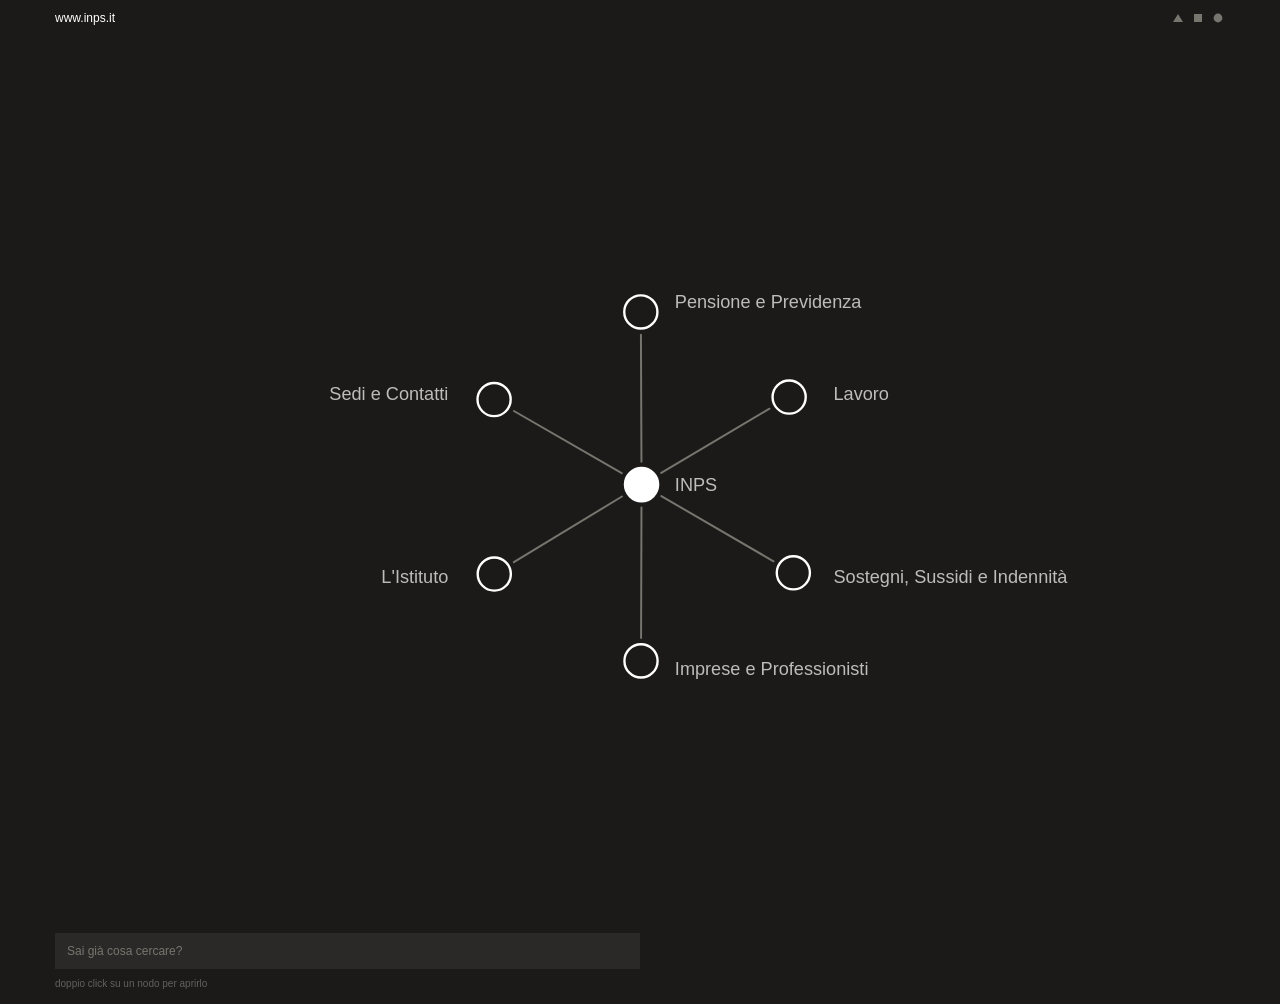
<file: index.html>
<!doctype html><html lang="it"><meta charset="utf-8"><meta name="viewport" content="width=device-width,initial-scale=1"><title>Web Node V2 — INPS</title><style>/* Stile del pannello */
.vwrap{padding:0;}
.vpanel{background:#1b1a19;overflow:hidden;font-family:"Helvetica Neue",Helvetica,Arial,sans-serif;line-height:1.2;transition:opacity .3s ease;}
.vbar{display:flex;align-items:center;gap:10px;padding:11px 15px;}
.vaddr{font-size:12px;font-weight:500;color:#ffffff;}
.vicons{margin-left:auto;display:flex;align-items:center;gap:6px;}
.vicon{color:#76766f;cursor:pointer;display:inline-flex;transition:color .2s ease;}
.vicon:hover,.vicon.on{color:#b62118;}
.vfoot{padding:12px 15px;}
.vsearch{display:flex;align-items:center;width:50%;height:36px;padding:0 12px;background:#2a2927;box-sizing:border-box;}
.vsearch input{-webkit-appearance:none!important;appearance:none!important;border:0!important;border-radius:0!important;outline:0!important;box-shadow:none!important;background:transparent!important;margin:0!important;padding:0!important;height:100%!important;box-sizing:border-box!important;flex:1;font-size:12px;font-family:inherit;color:#ffffff;}
.vsearch input:focus,.vsearch input:focus-visible{outline:0!important;box-shadow:none!important;border:0!important;background:transparent!important;}
.vsearch input::placeholder{color:#76766f;}
.vstatus{font-size:10px;margin-top:9px;min-height:14px;overflow:hidden;}
.vstatus span{white-space:nowrap;overflow:hidden;text-overflow:ellipsis;color:#616160;}
.edge{stroke:#76766f;stroke-width:1.25;stroke-linecap:round;transition:stroke .3s,stroke-width .3s,opacity .5s;}
.edge.hot{stroke:#ffffff;stroke-width:2;}
.edge.redhot{stroke:#b62118;stroke-width:2.5;}
.edge.hid{opacity:0;}
.dot{cursor:pointer;transition:transform .2s ease-out,opacity .55s ease,stroke .3s;transform-box:fill-box;transform-origin:center;}
.dot.filled{fill:#ffffff;stroke:#ffffff;stroke-width:1.5;}
.dot.outline{fill:#1b1a19;stroke:#ffffff;stroke-width:1.5;}
.dot.redpath{stroke:#b62118;stroke-width:2;}
.dot.dim{stroke:#76766f;}
.dot.hid{opacity:0;pointer-events:none;}
.dot:hover{fill:#b62118;stroke:#b62118;transform:scale(1.4);}
.dot.home:hover{fill:#ffffff;stroke:#ffffff;transform:scale(1.4);}
.nlbl{font-size:11.5px;fill:#bdbcb8;font-family:"Helvetica Neue",Helvetica,Arial,sans-serif;pointer-events:none;transition:fill .3s ease;}
.nlbl.bright{fill:#ffffff;}
.nlbl.off{fill:#76766f;}

[hidden]{display:none!important}
</style><style>body{margin:0;background:#1b1a19}.vwrap{width:100%;max-width:1200px;margin:auto}.vsearch input{min-width:0;width:100%}</style><div class="vwrap">
  <div class="vpanel" id="vpanel">
    <div class="vbar">
      <span class="vaddr">www.inps.it</span>
      <span class="vicons">
        <span class="vicon" id="vtri" title="apri lo schema completo" aria-label="schema completo"><svg width="14" height="14" viewBox="0 0 14 14" aria-hidden="true"><path d="M7 3 L12 11 L2 11 Z" fill="currentColor"/></svg></span>
        <span class="vicon" id="vfull" title="apri la vista affiancata (sito campione + mappa)" aria-label="apri vista affiancata"><svg width="14" height="14" viewBox="0 0 14 14" aria-hidden="true"><rect x="3" y="3" width="8" height="8" fill="currentColor"/></svg></span>
        <span class="vicon" id="vclose" title="Chiudi" aria-label="chiudi"><svg width="14" height="14" viewBox="0 0 14 14" aria-hidden="true"><circle cx="7" cy="7" r="4.4" fill="currentColor"/></svg></span>
      </span>
    </div>
    <svg id="vmap" width="100%" viewBox="0 0 760 560" role="img" style="display:block;background:#1b1a19;"></svg>
    <div class="vfoot">
      <div class="vsearch"><input id="vq" type="text" placeholder="Sai già cosa cercare?" aria-label="cerca nel sito"/></div>
      <div class="vstatus" id="vstatus"><span>doppio click su un nodo per aprirlo</span></div>
    </div>
  </div>
</div>
<script>
/* Web Node — motore di visualizzazione.
   - l'albero arriva da cfg.tree;
   - la vista affiancata non usa document.write (vietato dalla CSP MV3):
     il pulsante quadrato chiama cfg.onOpenSplit();
   - boot non viene auto-invocato: e' esposto come window.WebNode.boot. */
(function(){
  "use strict";
function boot(cfg){
    var NS="http://www.w3.org/2000/svg";
    var E=function(t,a){var e=document.createElementNS(NS,t);for(var k in a)e.setAttribute(k,a[k]);return e;};
    var CX=cfg.CX, CY=cfg.CY, RAD=cfg.RAD, GAP=cfg.GAP, DEG=Math.PI/180, amp=cfg.amp, STAGGER=cfg.STAGGER, LOFF=cfg.LOFF;
    var VW=2*CX-40, VH=2*CY-40;
    var reduce = window.matchMedia && window.matchMedia('(prefers-reduced-motion: reduce)').matches;
    function easeOutCubic(t){return 1-Math.pow(1-t,3);}
    function easeOutBack(t){var c1=1.2,c3=c1+1;return 1+c3*Math.pow(t-1,3)+c1*Math.pow(t-1,2);}
    var _lmode="search", _full=false, _focusNode=null;
    function depthRadius(d){
      // I raggi sono definiti per il riquadro largo 760x560. Nella vista affiancata
      // il riquadro è più stretto, quindi vengono scalati sulla dimensione più
      // vincolante (di solito la larghezza), usando come riferimento il caso
      // originale (280 = metà dei 560 di altezza).
      var k = Math.min(CX,CY)/280;
      if(d<=1)return 116*k;
      if(_lmode==="hover"){if(d===2)return 200*k;return (300+(d-3)*100)*k;}
      if(_lmode==="full"){if(d===2)return 210*k;return (312+(d-3)*102)*k;}
      if(d===2)return 206*k;return (286+(d-3)*90)*k;
    }
    var tree = cfg.tree;
    function norm(n){ n.children=(n.children||[]).map(function(c){return norm(c);}); return n; }
    norm(tree);

    var svg=document.getElementById("vmap");
    svg.setAttribute("viewBox","0 0 "+(2*CX)+" "+(2*CY)); // ridondante sulla pagina principale, ma tiene sincronizzata la finestra affiancata senza dover copiare i numeri a mano nel markup
    var defs=E("defs",{});
    defs.innerHTML='<radialGradient id="vhalo" cx="50%" cy="50%" r="50%"><stop offset="0%" stop-color="#1b1a19" stop-opacity="1"/><stop offset="60%" stop-color="#1b1a19" stop-opacity="1"/><stop offset="100%" stop-color="#1b1a19" stop-opacity="0"/></radialGradient><radialGradient id="vglow" cx="50%" cy="50%" r="50%"><stop offset="0%" stop-color="#2d1513" stop-opacity="1"/><stop offset="58%" stop-color="#241312" stop-opacity="0.97"/><stop offset="100%" stop-color="#1b1a19" stop-opacity="0"/></radialGradient>';
    svg.appendChild(defs);
    var cam=E("g",{}); svg.appendChild(cam);
    var edgeLayer=E("g",{}), haloLayer=E("g",{}), nodeLayer=E("g",{}), lblLayer=E("g",{}), focusLayer=E("g",{});
    cam.appendChild(edgeLayer);cam.appendChild(haloLayer);cam.appendChild(nodeLayer);cam.appendChild(lblLayer);cam.appendChild(focusLayer);
    var nodes=[], edges=[], sections=[], home, hoveredNode=null;
    function build(node,parent,depth){
      node.depth=depth;node.parent=parent;node.url=node.url||"#";
      node.bx=CX;node.by=CY;node.tx=CX;node.ty=CY;node.ox=0;node.oy=0;node._ang=0;node._rOff=0;node._dx=CX;node._dy=CY;
      node.rcur=depth<=1?RAD:0;node.appearing=false;node.appearStart=0;node.lblW=null;node.wob=1;node._rk=0;node._pr=1;
      node._lo=(depth<=1?1:0);node._ho=(depth<=1?1:0);node._ulo=0;node._ux1=CX;node._ux2=CX;node._uy=CY;
      node.p1=Math.random()*6.28;node.p2=Math.random()*6.28;node.hidden=depth>=2;
      node.fill=depth===0?"filled":"outline";node.dim=false;node.bright=false;node.redOutline=false;node._match=null;
      node._disp=node.label;node._curText=node.label;node._lyShift=0;node._lhidden=false;node._focus=false;
      node.el=E("circle",{class:"dot "+node.fill+(depth>=2?" hid":""),r:node.rcur,cx:CX,cy:CY});
      node.halo=E("ellipse",{fill:"url(#vhalo)",rx:0,ry:11.5,cx:CX,cy:CY,opacity:0,"pointer-events":"none"});
      node.lbl=E("text",{class:"nlbl",x:CX,y:CY,"text-anchor":"middle","dominant-baseline":"central"});
      node.lbl.style.opacity=node._lo; node.lbl.textContent=node.label;
      node.ul=E("line",{stroke:"#b62118","stroke-width":1.8,"stroke-linecap":"round","pointer-events":"none",x1:0,y1:0,x2:0,y2:0,opacity:0});
      haloLayer.appendChild(node.halo);nodeLayer.appendChild(node.el);lblLayer.appendChild(node.lbl);lblLayer.appendChild(node.ul);
      if(parent){node.inEdge={from:parent,to:node,el:E("line",{class:"edge"+(depth>=2?" hid":""),x1:CX,y1:CY,x2:CX,y2:CY})};edgeLayer.appendChild(node.inEdge.el);edges.push(node.inEdge);}
      nodes.push(node);if(depth===1)sections.push(node);
      node.children.forEach(function(c){build(c,node,depth+1);});
    }
    build(tree,null,0);home=tree;
    sections.forEach(function(s,i){s.angle0=(-90+i*(360/sections.length))*DEG;});

    function leafCount(n,inc){var k=n.children.filter(inc);if(!k.length)return 1;var s=0;for(var i=0;i<k.length;i++)s+=leafCount(k[i],inc);return s;}
    function layoutNode(node,a0,a1,inc){
      node._ang=(a0+a1)/2;
      if(node.depth>=1){var R=depthRadius(node.depth)+(node._rOff||0);node.tx=CX+R*Math.cos(node._ang);node.ty=CY+R*Math.sin(node._ang);}
      var kids=node.children.filter(inc);
      if(!kids.length)return;
      var tot=0,lc=[];for(var i=0;i<kids.length;i++){lc[i]=leafCount(kids[i],inc);tot+=lc[i];}
      if(!tot)tot=kids.length;
      var a=a0;
      for(var j=0;j<kids.length;j++){kids[j]._rOff=(j%2)*STAGGER;var w=(a1-a0)*(lc[j]/tot);layoutNode(kids[j],a,a+w,inc);a+=w;}
    }
    function bbox(pred,withLabels){
      var mnX=1e9,mnY=1e9,mxX=-1e9,mxY=-1e9,any=false;
      for(var i=0;i<nodes.length;i++){var n=nodes[i];if(!pred(n))continue;any=true;
        var pts=[[n.tx-RAD,n.ty-RAD],[n.tx+RAD,n.ty+RAD]];
        if(withLabels){
          var g=geoT(n,n._disp||n.label,n._lyShift||0);
          pts.push([g.x0-8,g.y0-8],[g.x1+8,g.y1+8]);
        }
        for(var p=0;p<pts.length;p++){var X=pts[p][0],Y=pts[p][1];if(X<mnX)mnX=X;if(X>mxX)mxX=X;if(Y<mnY)mnY=Y;if(Y>mxY)mxY=Y;}
      }
      return any?{minX:mnX,minY:mnY,maxX:mxX,maxY:mxY}:null;
    }

    function geoT(n,text,shift){
      n.lbl.textContent=text; var w; try{w=n.lbl.getComputedTextLength();}catch(e){w=text.length*6;}
      var lx,ly,anc;
      if(n._labelPos){lx=n._labelPos.x;ly=n._labelPos.y;anc=n._labelPos.anchor;}
      else if(n===home){lx=n.tx;ly=n.ty+RAD+14+(shift||0);anc="middle";}
      else{var ux=n.tx-CX,uy=n.ty-CY,L=Math.hypot(ux,uy)||1;lx=n.tx+ux/L*LOFF;ly=n.ty+uy/L*LOFF+(shift||0);anc=(ux>4?"start":(ux<-4?"end":"middle"));}
      var x0=anc==="start"?lx:(anc==="end"?lx-w:lx-w/2);
      return {x0:x0,x1:x0+w,y0:ly-7,y1:ly+7,w:w};
    }
    function hit(b,list){for(var i=0;i<list.length;i++){var o=list[i];if(b.x0<o.x1+3&&b.x1>o.x0-3&&b.y0<o.y1+3&&b.y1>o.y0-3)return true;}return false;}
    function prioritySort(pri){return function(a,b){var pa=(a===pri?0:(a.bright?1:(a.redOutline?2:3+a.depth)));var pb=(b===pri?0:(b.bright?1:(b.redOutline?2:3+b.depth)));return pa-pb;};}
    function resetLabels(){nodes.forEach(function(n){n._labelPos=null;n._lyShift=0;n._lhidden=false;n._disp=n.label;});}
    function finishLabels(vis){vis.forEach(function(n){n.lbl.textContent=n._disp;n._curText=n._disp;n.lblW=null;});}
    function resolveNudge(pri){
      resetLabels();
      var vis=nodes.filter(function(n){return !n.hidden;});
      vis.sort(prioritySort(pri));
      var boxes=vis.map(function(n){return {x0:n.tx-RAD-4,x1:n.tx+RAD+4,y0:n.ty-RAD-4,y1:n.ty+RAD+4};});
      vis.forEach(function(n){
        var w=n.lbl.getComputedTextLength(), chosen=null, g;
        var outward=n.tx>=CX?1:-1;
        // Try all directions near the circle before increasing the distance.
        for(var gap=6;gap<2000&&!chosen;gap+=5){
          var r=RAD+gap;
          var candidates=[
            {x:n.tx+outward*r,y:n.ty,anchor:outward>0?"start":"end"},
            {x:n.tx,y:n.ty-r-7,anchor:"middle"},
            {x:n.tx,y:n.ty+r+7,anchor:"middle"},
            {x:n.tx-outward*r,y:n.ty,anchor:outward>0?"end":"start"}
          ];
          [-1,1].forEach(function(side){
            [-1,1].forEach(function(vertical){
              candidates.push({x:n.tx+side*r*.75,y:n.ty+vertical*(r*.75+7),anchor:side>0?"start":"end"});
            });
          });
          for(var c=0;c<candidates.length;c++){
            var pos=candidates[c];
            var left=pos.anchor==="start"?pos.x:pos.anchor==="end"?pos.x-w:pos.x-w/2;
            g={x0:left,x1:left+w,y0:pos.y-7,y1:pos.y+7};
            if(!hit(g,boxes)){chosen=pos;break;}
          }
        }
        n._labelPos=chosen;
        boxes.push(g);
      });
      finishLabels(vis);
    }
    function resolveTruncate(pri){resolveNudge(pri);}

    var statusSpan=document.querySelector("#vstatus span");
    function setStatus(txt){statusSpan.textContent=txt;}
    function cleanUrl(u){u=(u||'').replace(/^https?:\/\//,'');if(u.length>62)u=u.slice(0,59)+'…';return u;}
    function applyVisual(n){
      n.el.setAttribute("class","dot "+n.fill+(n===home?" home":"")+(n.hidden?" hid":"")+(n.dim?" dim":"")+(n.redOutline?" redpath":""));
      n.lbl.setAttribute("class","nlbl"+((n.bright||n.redOutline)?" bright":"")+(n.dim?" off":""));
      if(n.inEdge)n.inEdge.el.classList.toggle("hid",n.hidden);
    }
    function triggerAppear(list,now0){
      list.forEach(function(n){n._rk=Math.random();});
      list.sort(function(a,b){return a.depth-b.depth||a._rk-b._rk;});
      list.forEach(function(n,k){n.appearing=true;n.appearStart=now0+Math.min(k*25,350);n.bx=n.parent.bx;n.by=n.parent.by;n.rcur=0;n._lo=0;n._ho=0;});
    }
    function clearMatches(){nodes.forEach(function(n){n._match=null;});}
    function clearRed(){nodes.forEach(function(n){n.redOutline=false;});nodes.forEach(applyVisual);edges.forEach(function(e){e.el.classList.remove("redhot");});}

    function moveToFocus(n){
      if(!n||n===home)return;
      n.halo.setAttribute("fill","url(#vglow)");
      focusLayer.appendChild(n.halo);focusLayer.appendChild(n.lbl);focusLayer.appendChild(n.ul);
      // n.el (il pallino) di proposito NON viene spostato qui. Portarlo avanti e
      // indietro fra i gruppi mentre il mouse è sopra gli fa perdere per un frame
      // lo stato :hover del CSS (o interrompe la transizione dello scale), con uno
      // sfarfallio sul nodo appena lasciato. L'alone e l'etichetta in primo piano
      // bastano per la leggibilità: il pallino resta nel suo layer normale.
      n._focus=true;
    }
    function clearFocus(n){
      if(!n)return;
      n.halo.setAttribute("fill","url(#vhalo)");
      haloLayer.appendChild(n.halo);lblLayer.appendChild(n.lbl);lblLayer.appendChild(n.ul);
      n._focus=false;
    }
    function applyFocus(n){if(_focusNode&&_focusNode!==n)clearFocus(_focusNode);if(n&&n!==home){moveToFocus(n);_focusNode=n;}else{_focusNode=null;}}

    function setLayout(H,red){
      if(red===undefined)red=true;
      _lmode="hover";
      clearMatches();
      nodes.forEach(function(n){n._oldHidden=n.hidden;});
      nodes.forEach(function(n){n._vis=(n.depth<=1);n._exp=false;n.bright=false;n.dim=false;n.redOutline=false;n.fill=(n===home?"filled":"outline");n._rOff=0;});
      var section=null,redPath=[];
      if(H){section=H;while(section.depth>1)section=section.parent;
        for(var pp=H;pp&&pp.depth>=1;pp=pp.parent){if(pp.children.length)pp._exp=true;}
        for(var qq=H;qq;qq=qq.parent)redPath.push(qq);}
      var asc=nodes.slice().sort(function(a,b){return a.depth-b.depth;});
      asc.forEach(function(n){if(n.depth>1)n._vis=n.parent._vis&&n.parent._exp;});
      home.tx=CX;home.ty=CY;home._ang=0;
      sections.forEach(function(s){var R=depthRadius(1);s.tx=CX+R*Math.cos(s.angle0);s.ty=CY+R*Math.sin(s.angle0);s._ang=s.angle0;});
      if(section){
        var lc=leafCount(section,function(n){return n._vis;});
        var wdeg=Math.max(58,Math.min(150,lc*13));
        var W=wdeg*DEG;
        layoutNode(section, section.angle0-W/2, section.angle0+W/2, function(n){return n._vis;});
        sections.forEach(function(s){if(s!==section)s.dim=true;});
      }
      nodes.forEach(function(n){if(n.depth>=2)n.hidden=!n._vis;});
      asc.forEach(function(n){if(n.depth>=2&&n.hidden){n.tx=n.parent.tx;n.ty=n.parent.ty;}});
      if(red)redPath.forEach(function(n){if(n!==home)n.redOutline=true;});
      var newly=[];asc.forEach(function(n){if(n._oldHidden&&!n.hidden&&n.parent)newly.push(n);});
      triggerAppear(newly,performance.now());
      nodes.forEach(applyVisual);
      edges.forEach(function(e){e.el.classList.remove("hot");e.el.classList.remove("redhot");});
      if(red)redPath.forEach(function(node){if(node.inEdge)node.inEdge.el.classList.add("redhot");});
      resolveNudge(H||null);
      if(section){cam.mode="hover";cam.box=bbox(function(n){return !n.hidden&&!n.dim;},true);}
      else{cam.mode="idle";cam.box=null;}
    }

    function searchLayout(matches){
      _lmode="search";
      nodes.forEach(function(n){n._oldHidden=n.hidden;});
      var revealed={};function reveal(n){for(var p=n;p;p=p.parent)revealed[nodes.indexOf(p)]=true;}
      matches.forEach(reveal);
      function isRev(n){return revealed[nodes.indexOf(n)]===true;}
      nodes.forEach(function(n){n.bright=false;n.dim=false;n.redOutline=false;n.fill=(n===home?"filled":"outline");n._rOff=0;});
      nodes.forEach(function(n){n.hidden=(n!==home)&&!isRev(n);});
      home.tx=CX;home.ty=CY;home._ang=0;
      sections.forEach(function(s){var R=depthRadius(1);s.tx=CX+R*Math.cos(s.angle0);s.ty=CY+R*Math.sin(s.angle0);s._ang=s.angle0;});
      var inc=function(n){return isRev(n);};
      var revSecs=sections.filter(isRev).sort(function(a,b){return a.angle0-b.angle0;});
      if(revSecs.length){
        var ns=revSecs.length, gap=(ns>1?9*DEG:0), usable=2*Math.PI-gap*ns;
        var tot=0,lc=[];revSecs.forEach(function(s,i){lc[i]=leafCount(s,inc);tot+=lc[i];});if(!tot)tot=ns;
        var a=-Math.PI/2;
        revSecs.forEach(function(s,i){var w=usable*(lc[i]/tot);layoutNode(s,a,a+w,inc);a+=w+gap;});
      }
      nodes.forEach(function(n){if(n.hidden){n.tx=home.tx;n.ty=home.ty;}});
      matches.forEach(function(m){m.fill="filled";m.bright=true;});
      var newly=[];nodes.slice().sort(function(a,b){return a.depth-b.depth;}).forEach(function(n){if(n._oldHidden&&!n.hidden&&n.parent)newly.push(n);});
      triggerAppear(newly,performance.now());
      nodes.forEach(applyVisual);
      edges.forEach(function(e){e.el.classList.remove("redhot");e.el.classList.toggle("hot",!e.to.hidden&&!e.from.hidden);});
      resolveNudge(null);
      cam.box=bbox(function(n){return !n.hidden;},true);cam.mode="search";
    }

    function openAll(){
      _full=true;_lmode="full";clearMatches();
      nodes.forEach(function(n){n._oldHidden=n.hidden;});
      nodes.forEach(function(n){n.bright=false;n.dim=false;n.redOutline=false;n.fill=(n===home?"filled":"outline");n._rOff=0;n.hidden=false;});
      home.tx=CX;home.ty=CY;home._ang=0;
      var inc=function(){return true;};
      // Gap di 9° fra le sezioni (uguale a quello della ricerca): dà più respiro
      // fra un ramo e l'altro prima ancora che entri in gioco resolveTruncate —
      // meno affollamento a monte, meno lavoro a valle per separare le etichette.
      var ns=sections.length, gap=9*DEG, usable=2*Math.PI-gap*ns;
      var tot=0,lc=[];sections.forEach(function(s,i){lc[i]=leafCount(s,inc);tot+=lc[i];});if(!tot)tot=ns;
      var a=-Math.PI/2;
      sections.forEach(function(s,i){var w=usable*(lc[i]/tot);layoutNode(s,a,a+w,inc);a+=w+gap;});
      var newly=[];nodes.slice().sort(function(a,b){return a.depth-b.depth;}).forEach(function(n){if(n._oldHidden&&!n.hidden&&n.parent)newly.push(n);});
      triggerAppear(newly,performance.now());
      nodes.forEach(applyVisual);
      edges.forEach(function(e){e.el.classList.remove("redhot");e.el.classList.remove("hot");});
      // Agganciato (zoomato) mostro i nomi per intero, solo spostati per non toccarsi;
      // negli altri contesti (inquadratura che tiene tutto) accorcio coi puntini.
      (ctxMode()==="docked"?resolveNudge:resolveTruncate)(null);
      cam.box=bbox(function(n){return !n.hidden;},true);cam.mode="search";
    }
    function highlightInFull(H){
      nodes.forEach(function(n){n.redOutline=false;});
      for(var qq=H;qq&&qq!==home;qq=qq.parent)qq.redOutline=true;
      nodes.forEach(applyVisual);
      edges.forEach(function(e){e.el.classList.remove("redhot");});
      for(var p=H;p&&p.parent;p=p.parent){if(p.inEdge)p.inEdge.el.classList.add("redhot");}
      (ctxMode()==="docked"?resolveNudge:resolveTruncate)(H);
    }

    function qval(){var q=document.getElementById("vq");return q?q.value.trim():"";}
    nodes.forEach(function(n){
      n.el.addEventListener("mouseenter",function(){
        if(qval())return;
        if(n===home){hoveredNode=null;applyFocus(null);if(_full){clearRed();resolveTruncate(null);setStatus("schema completo · posati su un nodo");}else{setLayout(null);setStatus("doppio click su un nodo per aprirlo");}return;}
        hoveredNode=n;
        if(_full){highlightInFull(n);}else{setLayout(n,true);}
        applyFocus(n);
        setStatus("doppio click per aprire: "+cleanUrl(n.url));
      });
      n.el.addEventListener("mouseleave",function(){if(hoveredNode===n)hoveredNode=null;});
      n.el.addEventListener("dblclick",function(){if(n.hidden)return;if(n.url&&n.url!=="#")window.open(n.url,"_blank","noopener");});
    });

    function search(raw){
      var q=(raw||"").trim().toLowerCase();
      clearMatches();hoveredNode=null;applyFocus(null);
      if(!q){if(_full){openAll();setStatus("schema completo · posati su un nodo");}else{setLayout(null);setStatus("doppio click su un nodo per aprirlo");}return;}
      var matches=nodes.filter(function(n){return n.label.toLowerCase().indexOf(q)>-1;});
      if(matches.length===0){setLayout(null);setStatus("nessun risultato per «"+raw.trim()+"»");return;}
      matches.forEach(function(n){n._match={start:n.label.toLowerCase().indexOf(q),len:q.length};});
      searchLayout(matches);
      var word=matches.length===1?"risultato":"risultati";
      setStatus(matches.length+" "+word+" · doppio click per aprire");
    }
    document.getElementById("vq").addEventListener("input",function(){search(this.value);});
    document.getElementById("vtri").addEventListener("click",function(){
      if(_full){_full=false;applyFocus(null);setLayout(null);setStatus("doppio click su un nodo per aprirlo");this.classList.remove("on");}
      else{openAll();setStatus("schema completo · posati su un nodo");this.classList.add("on");}
    });

    // Il quadrato apre una vista affiancata: un sito campione a sinistra e, a
    // destra, questa stessa mappa in una colonna più stretta e più alta (una vera
    // "finestra divisa" del sistema operativo non è qualcosa che una pagina web
    // possa comandare per motivi di sicurezza del browser, quindi l'effetto è
    // ricreato con due riquadri dentro un'unica finestra nuova, che è l'equivalente
    // pratico più vicino). openSplitView vive dentro boot proprio per poter essere
    // rigenerata via boot.toString() e rieseguita nel documento della finestra
    // aperta, con cfg diverso: stessa logica, misure diverse.
    function openSplitView(){
      // Nell'estensione la vista affiancata vive in una pagina dedicata
      // (split.html) e non viene costruita con document.write: quel pattern e'
      // vietato dalla CSP delle estensioni MV3. La pagina esterna carica lo
      // stesso engine.js e ricostruisce l'albero dal sitemap del sito.
      if (typeof cfg.onOpenSplit === "function") { cfg.onOpenSplit(); return; }
      setStatus("vista affiancata non disponibile in questo contesto");
    }
    var vfullBtn=document.getElementById("vfull");
    if(vfullBtn){vfullBtn.addEventListener("click",function(){openSplitView();});}

    // Il quadrato nella finestra affiancata: fa "staccare" la mappa in un riquadro
    // mobile appoggiato SOPRA il sito e, ripremuto, la riaggancia di fianco.
    // Esiste solo nella finestra affiancata (nella vista principale al suo posto
    // c'è vfull, che invece apre la finestra affiancata), quindi qui si controlla
    // prima che il pulsante e lo split ci siano davvero.
    var vfloatBtn=document.getElementById("vfloat");
    if(vfloatBtn){vfloatBtn.addEventListener("click",function(){
      var wrap=document.querySelector(".splitwrap");if(!wrap)return;
      var floating=wrap.classList.toggle("floating");
      vfloatBtn.classList.toggle("on",floating);
      vfloatBtn.setAttribute("title",floating?"riaggancia la mappa di fianco":"finestra a parte sopra il sito");
      // Staccando la finestra diventa QUADRATA: la forma del riquadro mappa cambia,
      // quindi rimisuro e riadatto il viewBox al nuovo rapporto (e lo ripristino
      // portrait quando si riaggancia). Deferito a rAF così misuro a layout applicato.
      hoveredNode=null;applyFocus(null);
      setStatus(_full?"schema completo · posati su un nodo":"doppio click su un nodo per aprirlo");
      requestAnimationFrame(shapeFit);
    });}

    var cl=document.getElementById("vclose");
    if(cl)cl.addEventListener("click",function(){
      if(cfg.closeAction==="window"){window.close();return;}
      var p=document.getElementById("vpanel");if(p)p.style.opacity="0";
    });

    cam.s=1;cam.px=0;cam.py=0;cam.ts=1;cam.tpx=0;cam.tpy=0;cam.mode="idle";cam.box=null;
    setLayout(null);
    // In quale delle tre incarnazioni stiamo girando in questo istante?
    //  - "native"  : mappa principale a tutta larghezza, OPPURE finestra staccata
    //  - "docked"  : mappa agganciata di fianco al sito nella vista affiancata
    // È un controllo a runtime perché il quadrato può staccare/riagganciare la
    // finestra in qualsiasi momento (docked <-> native) senza rilanciare boot.
    function ctxMode(){
      var w=document.querySelector(".splitwrap");
      if(!w)return "native";
      return w.classList.contains("floating")?"native":"docked";
    }
    // Adatta la geometria della mappa al riquadro corrente: da STACCATA il riquadro è
    // quadrato, quindi porto il viewBox alle sue dimensioni reali in pixel (niente bande
    // vuote, disegno centrato e riempito); da agganciata ripristino il formato originale.
    function shapeFit(){
      var w=document.querySelector(".splitwrap");
      var floating=w&&w.classList.contains("floating");
      if(floating){
        var r=svg.getBoundingClientRect();var W=Math.round(r.width),H=Math.round(r.height);
        if(W>80&&H>80){CX=W/2;CY=H/2;VW=W-40;VH=H-40;svg.setAttribute("viewBox","0 0 "+W+" "+H);}
      }else{
        CX=cfg.CX;CY=cfg.CY;VW=2*CX-40;VH=2*CY-40;svg.setAttribute("viewBox","0 0 "+(2*CX)+" "+(2*CY));
      }
      home.tx=CX;home.ty=CY;
      if(_full)openAll();else if(hoveredNode&&hoveredNode!==home)setLayout(hoveredNode,true);else setLayout(null);
    }
    var FZ=cfg.followZoom||1.7;
    function frame(now){
      // Solo nella vista affiancata AGGANCIATA, e solo quando è aperto lo schema
      // completo (la "freccia"), la camera zooma e insegue il nodo puntato invece
      // di rimpicciolire tutto per farlo stare nel riquadro: così le etichette
      // restano leggibili. Nella finestra staccata e nella mappa principale la
      // navigazione resta quella nativa (inquadra tutto).
      if(_full && ctxMode()==="docked"){
        var t=(hoveredNode&&hoveredNode!==home)?hoveredNode:home;
        cam.ts=FZ;cam.tpx=CX-FZ*t.tx;cam.tpy=CY-FZ*t.ty;
      } else if(cam.mode==="search"&&cam.box){
        var b=cam.box,pad=18,bw=Math.max(1,(b.maxX-b.minX)+2*pad),bh=Math.max(1,(b.maxY-b.minY)+2*pad);
        var s=Math.min(VW/bw,VH/bh,1);cam.ts=s;cam.tpx=CX-s*(b.minX+b.maxX)/2;cam.tpy=CY-s*(b.minY+b.maxY)/2;
      } else if(cam.mode==="hover"&&cam.box){
        // La messa a fuoco durante la navigazione è centrata sul centro reale del
        // viewBox (CX,CY), non su un riquadro [0..VW]x[0..VH] ancorato alla sua
        // ORIGINE: quest'ultimo lascerebbe uno sbilanciamento fisso di ~20px per
        // lato, impercettibile nella vista principale, larga e panoramica, ma
        // sufficiente a spostare o tagliare di lato il ramo a fuoco nella finestra
        // affiancata, stretta e verticale. La formula è la stessa della modalità
        // schema completo/"search".
        var b=cam.box,pad=16,bw=Math.max(1,b.maxX-b.minX),bh=Math.max(1,b.maxY-b.minY);
        var sFit=Math.min((VW-2*pad)/bw,(VH-2*pad)/bh,1);var s=sFit;cam.ts=s;
        cam.tpx=CX-s*(b.minX+b.maxX)/2;
        cam.tpy=CY-s*(b.minY+b.maxY)/2;
      } else {
        cam.ts=1;cam.tpx=reduce?0:5*Math.sin(now*0.00011);cam.tpy=reduce?0:5*Math.cos(now*0.00009);
      }
      cam.s+=(cam.ts-cam.s)*0.05;cam.px+=(cam.tpx-cam.px)*0.05;cam.py+=(cam.tpy-cam.py)*0.05;
      cam.setAttribute("transform","translate("+cam.px.toFixed(2)+","+cam.py.toFixed(2)+") scale("+cam.s.toFixed(4)+")");
      for(var i=0;i<nodes.length;i++){var n=nodes[i];
        var tw=(n===hoveredNode)?0.2:1; n.wob+=(tw-n.wob)*0.08;
        if(!reduce){n.ox=amp*n.wob*Math.sin(now*0.00052+n.p1);n.oy=amp*n.wob*Math.cos(now*0.0007+n.p2);}else{n.ox=0;n.oy=0;}
        if(n.appearing){
          var elp=now-n.appearStart;
          if(elp<0){n.bx=n.parent.bx;n.by=n.parent.by;n.rcur=0;n._pr=-1;}
          else{var pr=Math.min(1,elp/950);n._pr=pr;var lp=easeOutCubic(Math.min(1,pr/0.55));var dp=Math.max(0,Math.min(1,(pr-0.5)/0.5));var pbx=n.parent.bx,pby=n.parent.by;n.bx=pbx+(n.tx-pbx)*lp;n.by=pby+(n.ty-pby)*lp;n.rcur=RAD*easeOutBack(dp);if(pr>=1){n.appearing=false;n.bx=n.tx;n.by=n.ty;n.rcur=RAD;}}
        } else {n._pr=1;n.bx+=(n.tx-n.bx)*0.05;n.by+=(n.ty-n.by)*0.05;var rt=n.hidden?0:RAD;n.rcur+=(rt-n.rcur)*0.10;}
        n._dx=n.bx+n.ox;n._dy=n.by+n.oy;
        n.el.setAttribute("r",Math.max(0,n.rcur).toFixed(2));
        n.el.setAttribute("cx",n._dx.toFixed(2));n.el.setAttribute("cy",n._dy.toFixed(2));
        var disp=n._disp||n.label;
        if(n._curText!==disp){n.lbl.textContent=disp;n._curText=disp;n.lblW=null;}
        var lx,ly,anc,shift=n._lyShift||0;
        if(n._labelPos){lx=n._labelPos.x;ly=n._labelPos.y;anc=n._labelPos.anchor;}
        else if(n===home){lx=n.tx;ly=n.ty+RAD+14+shift;anc="middle";}
        else{var ux=n.tx-CX,uy=n.ty-CY,L=Math.hypot(ux,uy)||1;lx=n.tx+ux/L*LOFF;ly=n.ty+uy/L*LOFF+shift;anc=(ux>4?"start":(ux<-4?"end":"middle"));}
        n.lbl.setAttribute("x",lx.toFixed(2));n.lbl.setAttribute("y",ly.toFixed(2));n.lbl.setAttribute("text-anchor",anc);
        if(!n.hidden&&n.lblW==null){try{n.lblW=n.lbl.getComputedTextLength();}catch(e){}}
        var labelVisible = !n.hidden && !(n.appearing && n._pr<0.72) && !n._lhidden;
        var loT=labelVisible?1:0;
        n._lo += (loT-n._lo)*0.18; n.lbl.style.opacity=n._lo.toFixed(3);
        var hw=n.lblW||(disp.length*6);
        var hrx=Math.max(8,hw/2+(n._focus?16:10)), hry=(n._focus?13.5:11.5);
        var hcx=anc==="start"?lx+hw/2:(anc==="end"?lx-hw/2:lx);
        n.halo.setAttribute("cx",hcx.toFixed(2));n.halo.setAttribute("cy",ly.toFixed(2));
        n.halo.setAttribute("rx",hrx.toFixed(2));n.halo.setAttribute("ry",hry);
        n._ho += (loT-n._ho)*0.18; n.halo.setAttribute("opacity",n._ho.toFixed(3));
        var uWant=0,ty=ly+8,tx1,tx2;
        if(labelVisible){
          if(n===hoveredNode && n.lblW!=null){
            uWant=1;
            if(anc==="middle"){tx1=lx-n.lblW/2;tx2=lx+n.lblW/2;}
            else if(anc==="end"){tx1=lx-n.lblW;tx2=lx;}
            else{tx1=lx;tx2=lx+n.lblW;}
          } else if(n._match){
            try{var sp=n.lbl.getStartPositionOfChar(n._match.start);var w=n.lbl.getSubStringLength(n._match.start,n._match.len);tx1=sp.x;tx2=sp.x+w;uWant=1;}catch(e){uWant=0;}
          }
        }
        if(uWant){
          if(n._ulo<0.05){n._ux1=tx1;n._ux2=tx1;n._uy=ty;}
          n._ux1+=(tx1-n._ux1)*0.45;n._ux2+=(tx2-n._ux2)*0.45;n._uy+=(ty-n._uy)*0.45;
        } else {n._ux2+=(n._ux1-n._ux2)*0.45;}
        n.ul.setAttribute("x1",n._ux1.toFixed(2));n.ul.setAttribute("x2",n._ux2.toFixed(2));
        n.ul.setAttribute("y1",n._uy.toFixed(2));n.ul.setAttribute("y2",n._uy.toFixed(2));
        n._ulo += ((uWant?1:0)-n._ulo)*0.22; n.ul.setAttribute("opacity",n._ulo.toFixed(3));
      }
      for(var e=0;e<edges.length;e++){var ed=edges[e];
        var fx=ed.from._dx,fy=ed.from._dy,ex=ed.to._dx,ey=ed.to._dy;
        var ddx=ex-fx,ddy=ey-fy,LL=Math.hypot(ddx,ddy)||1,ux=ddx/LL,uy=ddy/LL;
        var rf=Math.max(0,ed.from.rcur)+GAP,rt2=Math.max(0,ed.to.rcur)+GAP;
        if(rf+rt2>=LL){ed.el.setAttribute("x1",fx);ed.el.setAttribute("y1",fy);ed.el.setAttribute("x2",fx);ed.el.setAttribute("y2",fy);}
        else{ed.el.setAttribute("x1",(fx+ux*rf).toFixed(2));ed.el.setAttribute("y1",(fy+uy*rf).toFixed(2));ed.el.setAttribute("x2",(ex-ux*rt2).toFixed(2));ed.el.setAttribute("y2",(ey-uy*rt2).toFixed(2));}}
      requestAnimationFrame(frame);
    }
    requestAnimationFrame(frame);
  }
  window.WebNode = window.WebNode || {};
  window.WebNode.boot = boot;
})();

</script><script>
(function(){
    var B="https://www.inps.it/it/it";
    var SC="https://www.inps.it/it/it/dettaglio-scheda.it.schede-servizio-strumento.schede-servizi.";
    var O=B+"/l-istituto/organi-istituzionali", S=B+"/l-istituto/struttura-organizzativa", CIV=O+"/consiglio-di-indirizzo-e-vigilanza--civ";
    var tree={label:"INPS",url:B+".html",children:[
      {label:"Pensione e Previdenza",url:B+"/previdenza.html",children:[
        {label:"Prestazioni",url:B+"/previdenza.html",children:[
          {label:"Domanda di pensione",url:B+"/previdenza/domanda-di-pensione.html"},
          {label:"Fondi e Gestioni",url:B+"/previdenza/fondi-e-gestioni.html"},
          {label:"Prestiti e anticipi",url:B+"/previdenza/prestiti-e-anticipi.html"},
          {label:"Benefici e detrazioni",url:B+"/previdenza/benefici-previdenziali-e-detrazioni.html"}
        ]},
        {label:"Contributi",url:B+"/previdenza.html",children:[
          {label:"Versamento Contributi",url:B+"/previdenza/versamento-contributi.html"},
          {label:"Accredito figurativi",url:B+"/previdenza/accredito-contributi-figurativi.html"},
          {label:"Rimborso di contributi",url:B+"/previdenza/rimborso-di-contributi.html"},
          {label:"Ricongiunzioni e riscatti",url:B+"/previdenza/ricongiunzioni-e-riscatti.html"}
        ]},
        {label:"Servizi",url:B+"/previdenza.html",children:[
          {label:"Cedolino della pensione",url:SC+"cedolino-della-pensione-50615.cedolino-della-pensione.html"},
          {label:"Visualizzazione indebiti",url:SC+"visualizzazione-indebiti.html"},
          {label:"Stato di una pratica",url:SC+"stato-di-una-pratica-o-di-una-domanda.html"}
        ]}
      ]},
      {label:"Lavoro",url:B+"/lavoro.html",children:[
        {label:"Tutele",url:B+"/lavoro.html",children:[
          {label:"Congedi e permessi",url:B+"/lavoro/congedi-permessi-e-certificati.html"},
          {label:"Disoccupazione",url:B+"/lavoro/disoccupazione.html"},
          {label:"Malattia",url:B+"/lavoro/malattia.html"},
          {label:"Integrazioni salariali",url:B+"/lavoro/integrazioni-salariali.html"}
        ]},
        {label:"Rapporti di lavoro",url:B+"/lavoro.html",children:[
          {label:"Contratti di lavoro",url:B+"/lavoro/contratti-rapporti-lavoro.html"},
          {label:"TFS/TFR",url:B+"/lavoro/tfs-tfr.html"},
          {label:"Concorsi INPS",url:B+"/lavoro/concorsi-interpelli-e-reclutamenti-inps.html"}
        ]},
        {label:"Contributi",url:B+"/lavoro.html",children:[
          {label:"Contributi dipendenti",url:B+"/lavoro/contributi-dipendenti-e-collaboratori.html"},
          {label:"Contributi figurativi",url:B+"/lavoro/contributi-figurativi-valorizzazione.html"},
          {label:"Fondi di garanzia",url:B+"/lavoro/fondo-di-garanzia.html"}
        ]}
      ]},
      {label:"Sostegni, Sussidi e Indennità",url:B+"/sostegni-sussidi-indennita.html",children:[
        {label:"Famiglia",url:B+"/sostegni-sussidi-indennita.html",children:[
          {label:"Per genitori",url:B+"/sostegni-sussidi-indennita/per-genitori.html"},
          {label:"Per nucleo familiare",url:B+"/sostegni-sussidi-indennita/per-nucleo-familiare.html"},
          {label:"Per superstiti/eredi",url:B+"/sostegni-sussidi-indennita/per-superstiti-eredi.html"}
        ]},
        {label:"Reddito e lavoro",url:B+"/sostegni-sussidi-indennita.html",children:[
          {label:"Per disoccupati",url:B+"/sostegni-sussidi-indennita/per-disoccupati.html"},
          {label:"Per basso reddito",url:B+"/sostegni-sussidi-indennita/per-persone-a-basso-reddito.html"}
        ]},
        {label:"Salute",url:B+"/sostegni-sussidi-indennita.html",children:[
          {label:"Per disabili e invalidi",url:B+"/sostegni-sussidi-indennita/per-disabili-invalidi-inabili.html"},
          {label:"Per malattia",url:B+"/sostegni-sussidi-indennita/per-malattia.html"},
          {label:"Per spese sanitarie",url:B+"/sostegni-sussidi-indennita/per-spese-sanitarie.html"}
        ]},
        {label:"Studio",url:B+"/sostegni-sussidi-indennita.html",children:[
          {label:"Studio e formazione",url:B+"/sostegni-sussidi-indennita/studio-e-formazione.html"}
        ]}
      ]},
      {label:"Imprese e Professionisti",url:B+"/imprese-e-liberi-professionisti.html",children:[
        {label:"Pagamenti",url:B+"/imprese-e-liberi-professionisti.html",children:[
          {label:"Rimborsi",url:B+"/imprese-e-liberi-professionisti/rimborsi.html"},
          {label:"Debiti contributivi",url:B+"/imprese-e-liberi-professionisti/debiti-contributivi.html"},
          {label:"Incentivi all'assunzione",url:B+"/imprese-e-liberi-professionisti/incentivi-all-assunzione.html"}
        ]},
        {label:"Gestione azienda",url:B+"/imprese-e-liberi-professionisti.html",children:[
          {label:"Apertura/chiusura attività",url:B+"/imprese-e-liberi-professionisti/apertura-variazione-chiusura-azienda-attivita.html"},
          {label:"Comunicazioni adempimenti",url:B+"/imprese-e-liberi-professionisti/comunicazioni-per-adempimenti-contributivi.html"},
          {label:"Certificazioni",url:B+"/imprese-e-liberi-professionisti/certificazioni-e-riconoscimenti.html"}
        ]},
        {label:"Sostegno",url:B+"/imprese-e-liberi-professionisti.html",children:[
          {label:"Cassa Integrazione",url:B+"/imprese-e-liberi-professionisti/cassa-integrazione-e-riqualificazione-del-personale.html"},
          {label:"Lavoratori licenziati",url:B+"/imprese-e-liberi-professionisti/sostegno-ai-lavoratori-licenziati.html"},
          {label:"Eventi Straordinari",url:B+"/imprese-e-liberi-professionisti/eventi-straordinari.html"}
        ]}
      ]},
      {label:"L'Istituto",url:B+"/l-istituto.html",children:[
        {label:"Organi istituzionali",url:O+".html",children:[
          {label:"Presidente",url:O+"/presidente.html"},
          {label:"Consiglio di Amministrazione",url:O+"/consiglio-di-amministrazione.html"},
          {label:"CIV",url:CIV+".html"},
          {label:"Collegio dei Sindaci",url:O+"/collegio-dei-sindaci.html"},
          {label:"Direttore Generale",url:O+"/direttore-generale.html"}
        ]},
        {label:"Struttura organizzativa",url:S+".html",children:[
          {label:"Direzione Comunicazione",url:S+"/direzioni-centrali/direzione-centrale-comunicazione.html"},
          {label:"Direzione Entrate",url:S+"/direzioni-centrali/direzione-centrale-entrate.html"},
          {label:"Direzione Pensioni",url:S+"/direzioni-centrali/direzione-centrale-pensioni.html"},
          {label:"Direzione Risorse umane",url:S+"/direzioni-centrali/direzione-centrale-risorse-umane.html"},
          {label:"Uffici centrali",url:S+"/uffici-centrali.html"}
        ]},
        {label:"Documenti CIV",url:CIV+".html",children:[
          {label:"Delibere e Odg",url:CIV+"/delibere-e-odg.html"},
          {label:"Atti di indirizzo",url:CIV+"/atti-di-indirizzo-e-vigilanza.html"},
          {label:"Relazioni di verifica",url:CIV+"/atti-di-indirizzo-e-vigilanza/relazioni-di-verifica.html"},
          {label:"Eventi e pubblicazioni",url:CIV+"/eventi-e-pubblicazioni-del-civ.html"}
        ]}
      ]},
      {label:"Sedi e Contatti",url:B+"/sedi-e-contatti.html",children:[
        {label:"Canali di contatto",url:B+"/sedi-e-contatti.html",children:[
          {label:"Contact Center",url:B+"/sedi-e-contatti/contact-center-multicanale.html"},
          {label:"INPS Risponde",url:B+"/sedi-e-contatti/inps-risponde.html"}
        ]},
        {label:"Sul territorio",url:B+"/sedi-e-contatti.html",children:[
          {label:"Trova la Sede",url:B+"/sedi-e-contatti/trova-la-sede.html"},
          {label:"Uffici di Patronato",url:B+"/sedi-e-contatti/uffici-di-patronato.html"}
        ]},
        {label:"Strumenti",url:B+"/sedi-e-contatti.html",children:[
          {label:"Mappa del sito",url:B+"/mappa-del-sito.html"},
          {label:"App INPS Mobile",url:B+"/dettaglio-scheda.it.app.app-inps-mobile.html"}
        ]}
      ]}
    ]};

WebNode.boot({CX:380,CY:280,RAD:10.5,GAP:4,amp:2,STAGGER:38,LOFF:21,tree:tree});
})();
</script></html>
</file>
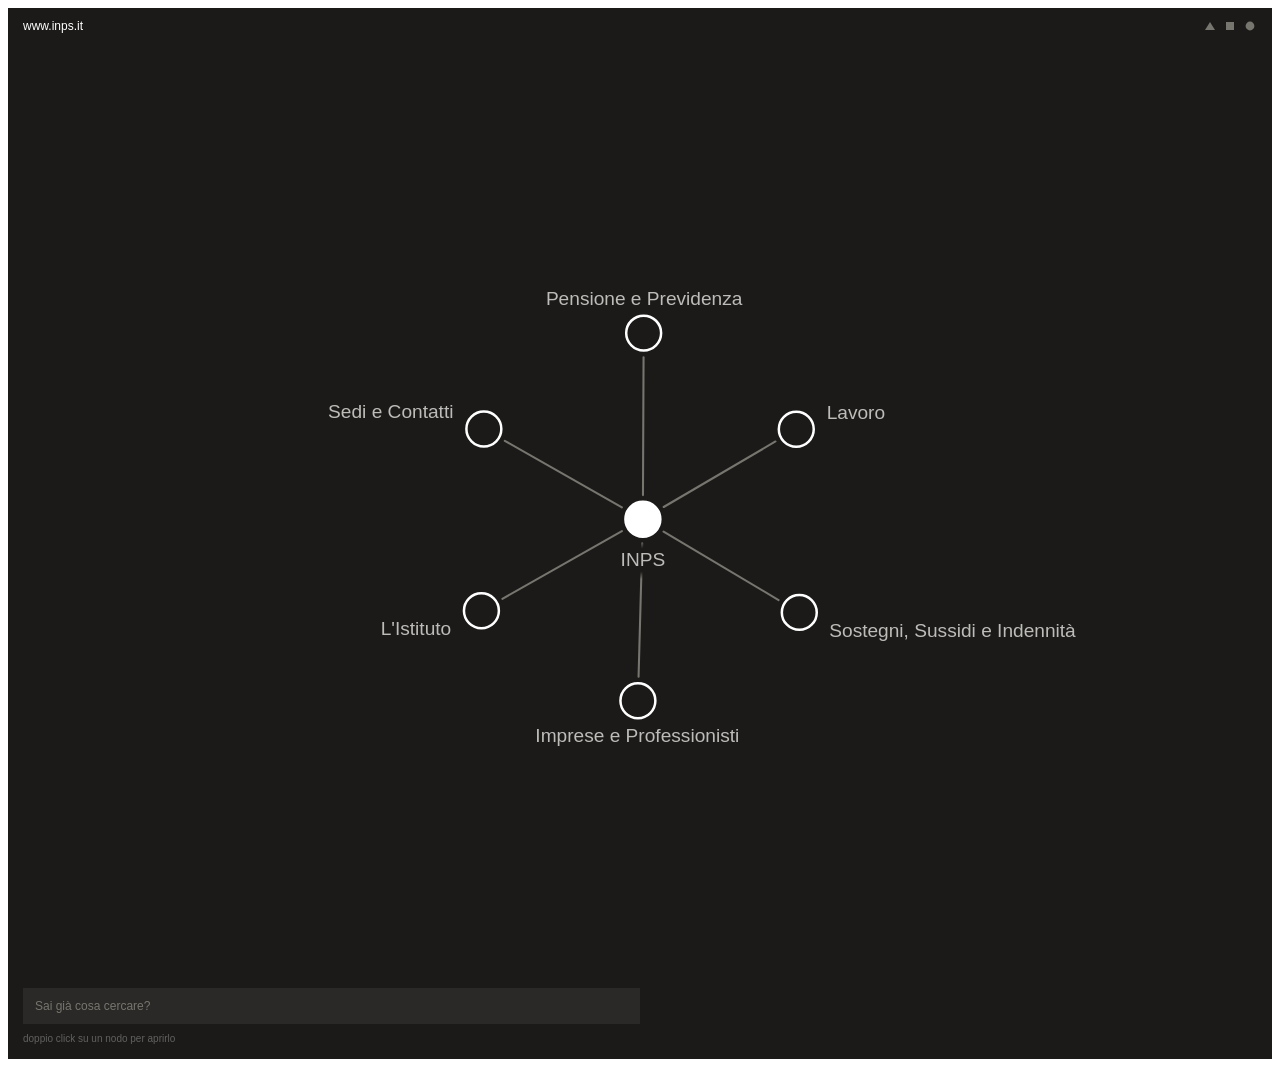
<file: V1/index.html>
<style>
.vwrap{padding:0;}
.vpanel{background:#1b1a19;overflow:hidden;font-family:"Helvetica Neue",Helvetica,Arial,sans-serif;line-height:1.2;transition:opacity .3s ease;}
.vbar{display:flex;align-items:center;gap:10px;padding:11px 15px;}
.vaddr{font-size:12px;font-weight:500;color:#ffffff;}
.vicons{margin-left:auto;display:flex;align-items:center;gap:6px;}
.vicon{color:#76766f;cursor:pointer;display:inline-flex;transition:color .2s ease;}
.vicon:hover,.vicon.on{color:#b62118;}
.vfoot{padding:12px 15px;}
.vsearch{display:flex;align-items:center;width:50%;height:36px;padding:0 12px;background:#2a2927;box-sizing:border-box;}
.vsearch input{-webkit-appearance:none!important;appearance:none!important;border:0!important;border-radius:0!important;outline:0!important;box-shadow:none!important;background:transparent!important;margin:0!important;padding:0!important;height:100%!important;box-sizing:border-box!important;flex:1;font-size:12px;font-family:inherit;color:#ffffff;}
.vsearch input:focus,.vsearch input:focus-visible{outline:0!important;box-shadow:none!important;border:0!important;background:transparent!important;}
.vsearch input::placeholder{color:#76766f;}
.vstatus{font-size:10px;margin-top:9px;min-height:14px;overflow:hidden;}
.vstatus span{white-space:nowrap;overflow:hidden;text-overflow:ellipsis;color:#616160;}
.edge{stroke:#76766f;stroke-width:1.25;stroke-linecap:round;transition:stroke .3s,stroke-width .3s,opacity .5s;}
.edge.hot{stroke:#ffffff;stroke-width:2;}
.edge.redhot{stroke:#b62118;stroke-width:2.5;}
.edge.hid{opacity:0;}
.dot{cursor:pointer;transition:transform .2s ease-out,opacity .55s ease,stroke .3s;transform-box:fill-box;transform-origin:center;}
.dot.filled{fill:#ffffff;stroke:#ffffff;stroke-width:1.5;}
.dot.outline{fill:#1b1a19;stroke:#ffffff;stroke-width:1.5;}
.dot.redpath{stroke:#b62118;stroke-width:2;}
.dot.dim{stroke:#76766f;}
.dot.hid{opacity:0;pointer-events:none;}
.dot:hover{fill:#b62118;stroke:#b62118;transform:scale(1.4);}
.dot.home:hover{fill:#ffffff;stroke:#ffffff;transform:scale(1.4);}
.nlbl{font-size:11.5px;fill:#bdbcb8;font-family:"Helvetica Neue",Helvetica,Arial,sans-serif;pointer-events:none;transition:fill .3s ease;}
.nlbl.bright{fill:#ffffff;}
.nlbl.off{fill:#76766f;}
</style>
<div class="vwrap">
  <div class="vpanel" id="vpanel">
    <div class="vbar">
      <span class="vaddr">www.inps.it</span>
      <span class="vicons">
        <span class="vicon" id="vtri" title="apri lo schema completo" aria-label="schema completo"><svg width="14" height="14" viewBox="0 0 14 14" aria-hidden="true"><path d="M7 3 L12 11 L2 11 Z" fill="currentColor"/></svg></span>
        <span class="vicon" id="vfull" title="apri la vista affiancata (sito campione + mappa)" aria-label="apri vista affiancata"><svg width="14" height="14" viewBox="0 0 14 14" aria-hidden="true"><rect x="3" y="3" width="8" height="8" fill="currentColor"/></svg></span>
        <span class="vicon" id="vclose" title="Chiudi" aria-label="chiudi"><svg width="14" height="14" viewBox="0 0 14 14" aria-hidden="true"><circle cx="7" cy="7" r="4.4" fill="currentColor"/></svg></span>
      </span>
    </div>
    <svg id="vmap" width="100%" viewBox="0 0 760 560" role="img" style="display:block;background:#1b1a19;"></svg>
    <div class="vfoot">
      <div class="vsearch"><input id="vq" type="text" placeholder="Sai già cosa cercare?" aria-label="cerca nel sito"/></div>
      <div class="vstatus" id="vstatus"><span>doppio click su un nodo per aprirlo</span></div>
    </div>
  </div>
</div>
<script>
(function(){
  // Tutta la logica vive dentro boot(cfg), invece che sparsa nell'IIFE come prima,
  // perché il pulsante "quadrato" adesso deve aprire una seconda copia della mappa
  // dentro una finestra separata (vedi openSplitView più sotto). Per non tenere due
  // versioni del motore da mantenere allineate a mano, quella seconda copia viene
  // generata al volo con boot.toString() e rieseguita nel documento della nuova
  // finestra con misure diverse (più stretta e più alta). cfg porta solo i numeri
  // che cambiano fra le due versioni: il resto del codice è identico in entrambe.
  // Tutto quello che serve (compreso NS, che prima stava fuori dall'IIFE) deve
  // vivere dentro boot: è il testo di boot stesso ad essere rispedito nella
  // finestra nuova, quindi non può appoggiarsi a niente di esterno.
  function boot(cfg){
    var NS="http://www.w3.org/2000/svg";
    var E=function(t,a){var e=document.createElementNS(NS,t);for(var k in a)e.setAttribute(k,a[k]);return e;};
    var CX=cfg.CX, CY=cfg.CY, RAD=cfg.RAD, GAP=cfg.GAP, DEG=Math.PI/180, amp=cfg.amp, STAGGER=cfg.STAGGER, LOFF=cfg.LOFF;
    var VW=2*CX-40, VH=2*CY-40;
    var reduce = window.matchMedia && window.matchMedia('(prefers-reduced-motion: reduce)').matches;
    function easeOutCubic(t){return 1-Math.pow(1-t,3);}
    function easeOutBack(t){var c1=1.2,c3=c1+1;return 1+c3*Math.pow(t-1,3)+c1*Math.pow(t-1,2);}
    var _lmode="search", _full=false, _focusNode=null;
    function depthRadius(d){
      // I raggi erano numeri fissi pensati per il riquadro largo 760x560. Nella
      // vista affiancata il riquadro è più stretto, quindi li scalo in base a
      // quanto è piccola la dimensione che stringe di più (di solito la larghezza),
      // usando come riferimento il caso originale (280 = metà dei 560 di altezza).
      var k = Math.min(CX,CY)/280;
      if(d<=1)return 116*k;
      if(_lmode==="hover"){if(d===2)return 200*k;return 300*k;}
      if(_lmode==="full"){if(d===2)return 210*k;return 312*k;}
      if(d===2)return 206*k;return 286*k;
    }
    var B="https://www.inps.it/it/it";
    var SC="https://www.inps.it/it/it/dettaglio-scheda.it.schede-servizio-strumento.schede-servizi.";
    var O=B+"/l-istituto/organi-istituzionali", S=B+"/l-istituto/struttura-organizzativa", CIV=O+"/consiglio-di-indirizzo-e-vigilanza--civ";
    var tree={label:"INPS",url:B+".html",children:[
      {label:"Pensione e Previdenza",url:B+"/previdenza.html",children:[
        {label:"Prestazioni",url:B+"/previdenza.html",children:[
          {label:"Domanda di pensione",url:B+"/previdenza/domanda-di-pensione.html"},
          {label:"Fondi e Gestioni",url:B+"/previdenza/fondi-e-gestioni.html"},
          {label:"Prestiti e anticipi",url:B+"/previdenza/prestiti-e-anticipi.html"},
          {label:"Benefici e detrazioni",url:B+"/previdenza/benefici-previdenziali-e-detrazioni.html"}
        ]},
        {label:"Contributi",url:B+"/previdenza.html",children:[
          {label:"Versamento Contributi",url:B+"/previdenza/versamento-contributi.html"},
          {label:"Accredito figurativi",url:B+"/previdenza/accredito-contributi-figurativi.html"},
          {label:"Rimborso di contributi",url:B+"/previdenza/rimborso-di-contributi.html"},
          {label:"Ricongiunzioni e riscatti",url:B+"/previdenza/ricongiunzioni-e-riscatti.html"}
        ]},
        {label:"Servizi",url:B+"/previdenza.html",children:[
          {label:"Cedolino della pensione",url:SC+"cedolino-della-pensione-50615.cedolino-della-pensione.html"},
          {label:"Visualizzazione indebiti",url:SC+"visualizzazione-indebiti.html"},
          {label:"Stato di una pratica",url:SC+"stato-di-una-pratica-o-di-una-domanda.html"}
        ]}
      ]},
      {label:"Lavoro",url:B+"/lavoro.html",children:[
        {label:"Tutele",url:B+"/lavoro.html",children:[
          {label:"Congedi e permessi",url:B+"/lavoro/congedi-permessi-e-certificati.html"},
          {label:"Disoccupazione",url:B+"/lavoro/disoccupazione.html"},
          {label:"Malattia",url:B+"/lavoro/malattia.html"},
          {label:"Integrazioni salariali",url:B+"/lavoro/integrazioni-salariali.html"}
        ]},
        {label:"Rapporti di lavoro",url:B+"/lavoro.html",children:[
          {label:"Contratti di lavoro",url:B+"/lavoro/contratti-rapporti-lavoro.html"},
          {label:"TFS/TFR",url:B+"/lavoro/tfs-tfr.html"},
          {label:"Concorsi INPS",url:B+"/lavoro/concorsi-interpelli-e-reclutamenti-inps.html"}
        ]},
        {label:"Contributi",url:B+"/lavoro.html",children:[
          {label:"Contributi dipendenti",url:B+"/lavoro/contributi-dipendenti-e-collaboratori.html"},
          {label:"Contributi figurativi",url:B+"/lavoro/contributi-figurativi-valorizzazione.html"},
          {label:"Fondi di garanzia",url:B+"/lavoro/fondo-di-garanzia.html"}
        ]}
      ]},
      {label:"Sostegni, Sussidi e Indennità",url:B+"/sostegni-sussidi-indennita.html",children:[
        {label:"Famiglia",url:B+"/sostegni-sussidi-indennita.html",children:[
          {label:"Per genitori",url:B+"/sostegni-sussidi-indennita/per-genitori.html"},
          {label:"Per nucleo familiare",url:B+"/sostegni-sussidi-indennita/per-nucleo-familiare.html"},
          {label:"Per superstiti/eredi",url:B+"/sostegni-sussidi-indennita/per-superstiti-eredi.html"}
        ]},
        {label:"Reddito e lavoro",url:B+"/sostegni-sussidi-indennita.html",children:[
          {label:"Per disoccupati",url:B+"/sostegni-sussidi-indennita/per-disoccupati.html"},
          {label:"Per basso reddito",url:B+"/sostegni-sussidi-indennita/per-persone-a-basso-reddito.html"}
        ]},
        {label:"Salute",url:B+"/sostegni-sussidi-indennita.html",children:[
          {label:"Per disabili e invalidi",url:B+"/sostegni-sussidi-indennita/per-disabili-invalidi-inabili.html"},
          {label:"Per malattia",url:B+"/sostegni-sussidi-indennita/per-malattia.html"},
          {label:"Per spese sanitarie",url:B+"/sostegni-sussidi-indennita/per-spese-sanitarie.html"}
        ]},
        {label:"Studio",url:B+"/sostegni-sussidi-indennita.html",children:[
          {label:"Studio e formazione",url:B+"/sostegni-sussidi-indennita/studio-e-formazione.html"}
        ]}
      ]},
      {label:"Imprese e Professionisti",url:B+"/imprese-e-liberi-professionisti.html",children:[
        {label:"Pagamenti",url:B+"/imprese-e-liberi-professionisti.html",children:[
          {label:"Rimborsi",url:B+"/imprese-e-liberi-professionisti/rimborsi.html"},
          {label:"Debiti contributivi",url:B+"/imprese-e-liberi-professionisti/debiti-contributivi.html"},
          {label:"Incentivi all'assunzione",url:B+"/imprese-e-liberi-professionisti/incentivi-all-assunzione.html"}
        ]},
        {label:"Gestione azienda",url:B+"/imprese-e-liberi-professionisti.html",children:[
          {label:"Apertura/chiusura attività",url:B+"/imprese-e-liberi-professionisti/apertura-variazione-chiusura-azienda-attivita.html"},
          {label:"Comunicazioni adempimenti",url:B+"/imprese-e-liberi-professionisti/comunicazioni-per-adempimenti-contributivi.html"},
          {label:"Certificazioni",url:B+"/imprese-e-liberi-professionisti/certificazioni-e-riconoscimenti.html"}
        ]},
        {label:"Sostegno",url:B+"/imprese-e-liberi-professionisti.html",children:[
          {label:"Cassa Integrazione",url:B+"/imprese-e-liberi-professionisti/cassa-integrazione-e-riqualificazione-del-personale.html"},
          {label:"Lavoratori licenziati",url:B+"/imprese-e-liberi-professionisti/sostegno-ai-lavoratori-licenziati.html"},
          {label:"Eventi Straordinari",url:B+"/imprese-e-liberi-professionisti/eventi-straordinari.html"}
        ]}
      ]},
      {label:"L'Istituto",url:B+"/l-istituto.html",children:[
        {label:"Organi istituzionali",url:O+".html",children:[
          {label:"Presidente",url:O+"/presidente.html"},
          {label:"Consiglio di Amministrazione",url:O+"/consiglio-di-amministrazione.html"},
          {label:"CIV",url:CIV+".html"},
          {label:"Collegio dei Sindaci",url:O+"/collegio-dei-sindaci.html"},
          {label:"Direttore Generale",url:O+"/direttore-generale.html"}
        ]},
        {label:"Struttura organizzativa",url:S+".html",children:[
          {label:"Direzione Comunicazione",url:S+"/direzioni-centrali/direzione-centrale-comunicazione.html"},
          {label:"Direzione Entrate",url:S+"/direzioni-centrali/direzione-centrale-entrate.html"},
          {label:"Direzione Pensioni",url:S+"/direzioni-centrali/direzione-centrale-pensioni.html"},
          {label:"Direzione Risorse umane",url:S+"/direzioni-centrali/direzione-centrale-risorse-umane.html"},
          {label:"Uffici centrali",url:S+"/uffici-centrali.html"}
        ]},
        {label:"Documenti CIV",url:CIV+".html",children:[
          {label:"Delibere e Odg",url:CIV+"/delibere-e-odg.html"},
          {label:"Atti di indirizzo",url:CIV+"/atti-di-indirizzo-e-vigilanza.html"},
          {label:"Relazioni di verifica",url:CIV+"/atti-di-indirizzo-e-vigilanza/relazioni-di-verifica.html"},
          {label:"Eventi e pubblicazioni",url:CIV+"/eventi-e-pubblicazioni-del-civ.html"}
        ]}
      ]},
      {label:"Sedi e Contatti",url:B+"/sedi-e-contatti.html",children:[
        {label:"Canali di contatto",url:B+"/sedi-e-contatti.html",children:[
          {label:"Contact Center",url:B+"/sedi-e-contatti/contact-center-multicanale.html"},
          {label:"INPS Risponde",url:B+"/sedi-e-contatti/inps-risponde.html"}
        ]},
        {label:"Sul territorio",url:B+"/sedi-e-contatti.html",children:[
          {label:"Trova la Sede",url:B+"/sedi-e-contatti/trova-la-sede.html"},
          {label:"Uffici di Patronato",url:B+"/sedi-e-contatti/uffici-di-patronato.html"}
        ]},
        {label:"Strumenti",url:B+"/sedi-e-contatti.html",children:[
          {label:"Mappa del sito",url:B+"/mappa-del-sito.html"},
          {label:"App INPS Mobile",url:B+"/dettaglio-scheda.it.app.app-inps-mobile.html"}
        ]}
      ]}
    ]};
    function norm(n){n.children=(n.children||[]).map(function(c){return norm(c);});return n;}
    norm(tree);

    var svg=document.getElementById("vmap");
    svg.setAttribute("viewBox","0 0 "+(2*CX)+" "+(2*CY)); // ridondante sulla pagina principale, ma tiene sincronizzata la finestra affiancata senza dover copiare i numeri a mano nel markup
    var defs=E("defs",{});
    defs.innerHTML='<radialGradient id="vhalo" cx="50%" cy="50%" r="50%"><stop offset="0%" stop-color="#1b1a19" stop-opacity="1"/><stop offset="60%" stop-color="#1b1a19" stop-opacity="1"/><stop offset="100%" stop-color="#1b1a19" stop-opacity="0"/></radialGradient><radialGradient id="vglow" cx="50%" cy="50%" r="50%"><stop offset="0%" stop-color="#2d1513" stop-opacity="1"/><stop offset="58%" stop-color="#241312" stop-opacity="0.97"/><stop offset="100%" stop-color="#1b1a19" stop-opacity="0"/></radialGradient>';
    svg.appendChild(defs);
    var cam=E("g",{}); svg.appendChild(cam);
    var edgeLayer=E("g",{}), haloLayer=E("g",{}), nodeLayer=E("g",{}), lblLayer=E("g",{}), focusLayer=E("g",{});
    cam.appendChild(edgeLayer);cam.appendChild(haloLayer);cam.appendChild(nodeLayer);cam.appendChild(lblLayer);cam.appendChild(focusLayer);
    var nodes=[], edges=[], sections=[], home, hoveredNode=null;
    function build(node,parent,depth){
      node.depth=depth;node.parent=parent;node.url=node.url||"#";
      node.bx=CX;node.by=CY;node.tx=CX;node.ty=CY;node.ox=0;node.oy=0;node._ang=0;node._rOff=0;node._dx=CX;node._dy=CY;
      node.rcur=depth<=1?RAD:0;node.appearing=false;node.appearStart=0;node.lblW=null;node.wob=1;node._rk=0;node._pr=1;
      node._lo=(depth<=1?1:0);node._ho=(depth<=1?1:0);node._ulo=0;node._ux1=CX;node._ux2=CX;node._uy=CY;
      node.p1=Math.random()*6.28;node.p2=Math.random()*6.28;node.hidden=depth>=2;
      node.fill=depth===0?"filled":"outline";node.dim=false;node.bright=false;node.redOutline=false;node._match=null;
      node._disp=node.label;node._curText=node.label;node._lyShift=0;node._lhidden=false;node._focus=false;
      node.el=E("circle",{class:"dot "+node.fill+(depth>=2?" hid":""),r:node.rcur,cx:CX,cy:CY});
      node.halo=E("ellipse",{fill:"url(#vhalo)",rx:0,ry:11.5,cx:CX,cy:CY,opacity:0,"pointer-events":"none"});
      node.lbl=E("text",{class:"nlbl",x:CX,y:CY,"text-anchor":"middle","dominant-baseline":"central"});
      node.lbl.style.opacity=node._lo; node.lbl.textContent=node.label;
      node.ul=E("line",{stroke:"#b62118","stroke-width":1.8,"stroke-linecap":"round","pointer-events":"none",x1:0,y1:0,x2:0,y2:0,opacity:0});
      haloLayer.appendChild(node.halo);nodeLayer.appendChild(node.el);lblLayer.appendChild(node.lbl);lblLayer.appendChild(node.ul);
      if(parent){node.inEdge={from:parent,to:node,el:E("line",{class:"edge"+(depth>=2?" hid":""),x1:CX,y1:CY,x2:CX,y2:CY})};edgeLayer.appendChild(node.inEdge.el);edges.push(node.inEdge);}
      nodes.push(node);if(depth===1)sections.push(node);
      node.children.forEach(function(c){build(c,node,depth+1);});
    }
    build(tree,null,0);home=tree;
    sections.forEach(function(s,i){s.angle0=(-90+i*(360/sections.length))*DEG;});

    function leafCount(n,inc){var k=n.children.filter(inc);if(!k.length)return 1;var s=0;for(var i=0;i<k.length;i++)s+=leafCount(k[i],inc);return s;}
    function layoutNode(node,a0,a1,inc){
      node._ang=(a0+a1)/2;
      if(node.depth>=1){var R=depthRadius(node.depth)+(node._rOff||0);node.tx=CX+R*Math.cos(node._ang);node.ty=CY+R*Math.sin(node._ang);}
      var kids=node.children.filter(inc);
      if(!kids.length)return;
      var tot=0,lc=[];for(var i=0;i<kids.length;i++){lc[i]=leafCount(kids[i],inc);tot+=lc[i];}
      if(!tot)tot=kids.length;
      var a=a0;
      for(var j=0;j<kids.length;j++){kids[j]._rOff=(j%2)*STAGGER;var w=(a1-a0)*(lc[j]/tot);layoutNode(kids[j],a,a+w,inc);a+=w;}
    }
    function bbox(pred,withLabels){
      var mnX=1e9,mnY=1e9,mxX=-1e9,mxY=-1e9,any=false;
      for(var i=0;i<nodes.length;i++){var n=nodes[i];if(!pred(n))continue;any=true;
        var pts=[[n.tx,n.ty]];
        if(withLabels){
          var w=(n.lblW||n.label.length*6.0)+12;
          if(n===home){pts.push([n.tx-w/2,n.ty+RAD+18]);pts.push([n.tx+w/2,n.ty+RAD+18]);}
          else{var ux=n.tx-CX,uy=n.ty-CY,L=Math.hypot(ux,uy)||1;var ax=n.tx+ux/L*LOFF,ay=n.ty+uy/L*LOFF;
            var tipx=(ux>=0)?ax+w:ax-w;pts.push([ax,ay]);pts.push([tipx,ay]);pts.push([n.tx,n.ty+13]);pts.push([n.tx,n.ty-13]);}
        }
        for(var p=0;p<pts.length;p++){var X=pts[p][0],Y=pts[p][1];if(X<mnX)mnX=X;if(X>mxX)mxX=X;if(Y<mnY)mnY=Y;if(Y>mxY)mxY=Y;}
      }
      return any?{minX:mnX,minY:mnY,maxX:mxX,maxY:mxY}:null;
    }

    function geoT(n,text,shift){
      n.lbl.textContent=text; var w; try{w=n.lbl.getComputedTextLength();}catch(e){w=text.length*6;}
      var lx,ly,anc;
      if(n===home){lx=n.tx;ly=n.ty+RAD+14+(shift||0);anc="middle";}
      else{var ux=n.tx-CX,uy=n.ty-CY,L=Math.hypot(ux,uy)||1;lx=n.tx+ux/L*LOFF;ly=n.ty+uy/L*LOFF+(shift||0);anc=(ux>4?"start":(ux<-4?"end":"middle"));}
      var x0=anc==="start"?lx:(anc==="end"?lx-w:lx-w/2);
      return {x0:x0,x1:x0+w,y0:ly-7,y1:ly+7,w:w};
    }
    function hit(b,list){for(var i=0;i<list.length;i++){var o=list[i];if(b.x0<o.x1+3&&b.x1>o.x0-3&&b.y0<o.y1+3&&b.y1>o.y0-3)return true;}return false;}
    function prioritySort(pri){return function(a,b){var pa=(a===pri?0:(a.bright?1:(a.redOutline?2:3+a.depth)));var pb=(b===pri?0:(b.bright?1:(b.redOutline?2:3+b.depth)));return pa-pb;};}
    function resetLabels(){nodes.forEach(function(n){n._lyShift=0;n._lhidden=false;n._disp=n.label;});}
    function finishLabels(vis){vis.forEach(function(n){n.lbl.textContent=n._disp;n._curText=n._disp;n.lblW=null;});}
    function resolveNudge(pri){
      resetLabels();
      var vis=nodes.filter(function(n){return !n.hidden;});
      vis.sort(prioritySort(pri));
      var boxes=[],shifts=[0,13,-13,22,-22,31,-31];
      vis.forEach(function(n){
        var chosen=null,cs=0;
        for(var s=0;s<shifts.length;s++){var g=geoT(n,n.label,shifts[s]);if(!hit(g,boxes)){chosen=g;cs=shifts[s];break;}}
        if(!chosen){chosen=geoT(n,n.label,0);cs=0;}
        n._lyShift=cs;boxes.push(chosen);
      });
      finishLabels(vis);
    }
    function resolveTruncate(pri){
      // Prima versione: provava solo la posizione base e, se collideva, accorciava
      // il testo restando fermo lì. Il guaio è che due nodi vicini nello schema
      // completo restano quasi sempre alla stessa altezza: rimpicciolire la scritta
      // non li separa, e il risultato erano le etichette impastate una sull'altra
      // che si vedevano nello screenshot. Ora, esattamente come fa resolveNudge per
      // la mappa normale, si tentano prima tutti gli spostamenti verticali con il
      // nome per intero; si passa a tagliare con i puntini solo come ultima risorsa,
      // continuando comunque a provare le stesse posizioni alternative.
      resetLabels();
      var vis=nodes.filter(function(n){return !n.hidden;});
      vis.sort(prioritySort(pri));
      var boxes=[],shifts=[0,13,-13,22,-22,31,-31];
      vis.forEach(function(n){
        var full=n.label,chosen=null,cs=0,text=full;
        for(var s=0;s<shifts.length;s++){
          var g=geoT(n,full,shifts[s]);
          if(!hit(g,boxes)){chosen=g;cs=shifts[s];break;}
        }
        if(!chosen){
          for(var k=full.length-1;k>=3&&!chosen;k--){
            var t=full.slice(0,k)+"…";
            for(var s2=0;s2<shifts.length;s2++){
              var gg=geoT(n,t,shifts[s2]);
              if(!hit(gg,boxes)){chosen=gg;cs=shifts[s2];text=t;break;}
            }
          }
        }
        if(!chosen){text=(full.length<=4)?full:(full.slice(0,3)+"…");chosen=geoT(n,text,0);cs=0;}
        n._disp=text;n._lyShift=cs;boxes.push(chosen);
      });
      finishLabels(vis);
    }

    var statusSpan=document.querySelector("#vstatus span");
    function setStatus(txt){statusSpan.textContent=txt;}
    function cleanUrl(u){u=(u||'').replace(/^https?:\/\//,'');if(u.length>62)u=u.slice(0,59)+'…';return u;}
    function applyVisual(n){
      n.el.setAttribute("class","dot "+n.fill+(n===home?" home":"")+(n.hidden?" hid":"")+(n.dim?" dim":"")+(n.redOutline?" redpath":""));
      n.lbl.setAttribute("class","nlbl"+((n.bright||n.redOutline)?" bright":"")+(n.dim?" off":""));
      if(n.inEdge)n.inEdge.el.classList.toggle("hid",n.hidden);
    }
    function triggerAppear(list,now0){
      list.forEach(function(n){n._rk=Math.random();});
      list.sort(function(a,b){return a.depth-b.depth||a._rk-b._rk;});
      list.forEach(function(n,k){n.appearing=true;n.appearStart=now0+k*120+Math.random()*55;n.bx=n.parent.bx;n.by=n.parent.by;n.rcur=0;n._lo=0;n._ho=0;});
    }
    function clearMatches(){nodes.forEach(function(n){n._match=null;});}
    function clearRed(){nodes.forEach(function(n){n.redOutline=false;});nodes.forEach(applyVisual);edges.forEach(function(e){e.el.classList.remove("redhot");});}

    function moveToFocus(n){
      if(!n||n===home)return;
      n.halo.setAttribute("fill","url(#vglow)");
      focusLayer.appendChild(n.halo);focusLayer.appendChild(n.lbl);focusLayer.appendChild(n.ul);
      // n.el (il pallino) di proposito NON viene più spostato qui. Portarlo avanti
      // e indietro fra i gruppi mentre il mouse ci stava sopra gli faceva perdere
      // per un frame lo stato :hover del CSS (o interrompeva la transizione dello
      // scale), ed era quello lo sfarfallio sul nodo appena lasciato segnalato in
      // fase di test. L'alone e l'etichetta sopra a tutto bastano per leggerla bene,
      // il pallino può restare nel suo layer normale.
      n._focus=true;
    }
    function clearFocus(n){
      if(!n)return;
      n.halo.setAttribute("fill","url(#vhalo)");
      haloLayer.appendChild(n.halo);lblLayer.appendChild(n.lbl);lblLayer.appendChild(n.ul);
      n._focus=false;
    }
    function applyFocus(n){if(_focusNode&&_focusNode!==n)clearFocus(_focusNode);if(n&&n!==home){moveToFocus(n);_focusNode=n;}else{_focusNode=null;}}

    function setLayout(H,red){
      if(red===undefined)red=true;
      _lmode="hover";
      clearMatches();
      nodes.forEach(function(n){n._oldHidden=n.hidden;});
      nodes.forEach(function(n){n._vis=(n.depth<=1);n._exp=false;n.bright=false;n.dim=false;n.redOutline=false;n.fill=(n===home?"filled":"outline");n._rOff=0;});
      var section=null,redPath=[];
      if(H){section=H;while(section.depth>1)section=section.parent;
        for(var pp=H;pp&&pp.depth>=1;pp=pp.parent){if(pp.children.length)pp._exp=true;}
        for(var qq=H;qq;qq=qq.parent)redPath.push(qq);}
      var asc=nodes.slice().sort(function(a,b){return a.depth-b.depth;});
      asc.forEach(function(n){if(n.depth>1)n._vis=n.parent._vis&&n.parent._exp;});
      home.tx=CX;home.ty=CY;home._ang=0;
      sections.forEach(function(s){var R=depthRadius(1);s.tx=CX+R*Math.cos(s.angle0);s.ty=CY+R*Math.sin(s.angle0);s._ang=s.angle0;});
      if(section){
        var lc=leafCount(section,function(n){return n._vis;});
        var wdeg=Math.max(58,Math.min(150,lc*13));
        var W=wdeg*DEG;
        layoutNode(section, section.angle0-W/2, section.angle0+W/2, function(n){return n._vis;});
        sections.forEach(function(s){if(s!==section)s.dim=true;});
      }
      nodes.forEach(function(n){if(n.depth>=2)n.hidden=!n._vis;});
      asc.forEach(function(n){if(n.depth>=2&&n.hidden){n.tx=n.parent.tx;n.ty=n.parent.ty;}});
      if(red)redPath.forEach(function(n){if(n!==home)n.redOutline=true;});
      var newly=[];asc.forEach(function(n){if(n._oldHidden&&!n.hidden&&n.parent)newly.push(n);});
      triggerAppear(newly,performance.now());
      nodes.forEach(applyVisual);
      edges.forEach(function(e){e.el.classList.remove("hot");e.el.classList.remove("redhot");});
      if(red)redPath.forEach(function(node){if(node.inEdge)node.inEdge.el.classList.add("redhot");});
      resolveNudge(H||null);
      if(section){cam.mode="hover";cam.box=bbox(function(n){return !n.hidden&&!n.dim;},true);}
      else{cam.mode="idle";cam.box=null;}
    }

    function searchLayout(matches){
      _lmode="search";
      nodes.forEach(function(n){n._oldHidden=n.hidden;});
      var revealed={};function reveal(n){for(var p=n;p;p=p.parent)revealed[nodes.indexOf(p)]=true;}
      matches.forEach(reveal);
      function isRev(n){return revealed[nodes.indexOf(n)]===true;}
      nodes.forEach(function(n){n.bright=false;n.dim=false;n.redOutline=false;n.fill=(n===home?"filled":"outline");n._rOff=0;});
      nodes.forEach(function(n){n.hidden=(n!==home)&&!isRev(n);});
      home.tx=CX;home.ty=CY;home._ang=0;
      sections.forEach(function(s){var R=depthRadius(1);s.tx=CX+R*Math.cos(s.angle0);s.ty=CY+R*Math.sin(s.angle0);s._ang=s.angle0;});
      var inc=function(n){return isRev(n);};
      var revSecs=sections.filter(isRev).sort(function(a,b){return a.angle0-b.angle0;});
      if(revSecs.length){
        var ns=revSecs.length, gap=(ns>1?9*DEG:0), usable=2*Math.PI-gap*ns;
        var tot=0,lc=[];revSecs.forEach(function(s,i){lc[i]=leafCount(s,inc);tot+=lc[i];});if(!tot)tot=ns;
        var a=-Math.PI/2;
        revSecs.forEach(function(s,i){var w=usable*(lc[i]/tot);layoutNode(s,a,a+w,inc);a+=w+gap;});
      }
      nodes.forEach(function(n){if(n.hidden){n.tx=home.tx;n.ty=home.ty;}});
      matches.forEach(function(m){m.fill="filled";m.bright=true;});
      var newly=[];nodes.slice().sort(function(a,b){return a.depth-b.depth;}).forEach(function(n){if(n._oldHidden&&!n.hidden&&n.parent)newly.push(n);});
      triggerAppear(newly,performance.now());
      nodes.forEach(applyVisual);
      edges.forEach(function(e){e.el.classList.remove("redhot");e.el.classList.toggle("hot",!e.to.hidden&&!e.from.hidden);});
      resolveNudge(null);
      cam.box=bbox(function(n){return !n.hidden;},true);cam.mode="search";
    }

    function openAll(){
      _full=true;_lmode="full";clearMatches();
      nodes.forEach(function(n){n._oldHidden=n.hidden;});
      nodes.forEach(function(n){n.bright=false;n.dim=false;n.redOutline=false;n.fill=(n===home?"filled":"outline");n._rOff=0;n.hidden=false;});
      home.tx=CX;home.ty=CY;home._ang=0;
      var inc=function(){return true;};
      // il gap fra le sezioni era 6°: portato a 9° (uguale a quello della ricerca)
      // per dare un po' più di respiro fra un ramo e l'altro prima ancora che
      // entri in gioco resolveTruncate — meno affollamento a monte, meno lavoro
      // da fare a valle per separare le etichette.
      var ns=sections.length, gap=9*DEG, usable=2*Math.PI-gap*ns;
      var tot=0,lc=[];sections.forEach(function(s,i){lc[i]=leafCount(s,inc);tot+=lc[i];});if(!tot)tot=ns;
      var a=-Math.PI/2;
      sections.forEach(function(s,i){var w=usable*(lc[i]/tot);layoutNode(s,a,a+w,inc);a+=w+gap;});
      var newly=[];nodes.slice().sort(function(a,b){return a.depth-b.depth;}).forEach(function(n){if(n._oldHidden&&!n.hidden&&n.parent)newly.push(n);});
      triggerAppear(newly,performance.now());
      nodes.forEach(applyVisual);
      edges.forEach(function(e){e.el.classList.remove("redhot");e.el.classList.remove("hot");});
      // Agganciato (zoomato) mostro i nomi per intero, solo spostati per non toccarsi;
      // negli altri contesti (inquadratura che tiene tutto) accorcio coi puntini.
      (ctxMode()==="docked"?resolveNudge:resolveTruncate)(null);
      cam.box=bbox(function(n){return !n.hidden;},true);cam.mode="search";
    }
    function highlightInFull(H){
      nodes.forEach(function(n){n.redOutline=false;});
      for(var qq=H;qq&&qq!==home;qq=qq.parent)qq.redOutline=true;
      nodes.forEach(applyVisual);
      edges.forEach(function(e){e.el.classList.remove("redhot");});
      for(var p=H;p&&p.parent;p=p.parent){if(p.inEdge)p.inEdge.el.classList.add("redhot");}
      (ctxMode()==="docked"?resolveNudge:resolveTruncate)(H);
    }

    function qval(){var q=document.getElementById("vq");return q?q.value.trim():"";}
    nodes.forEach(function(n){
      n.el.addEventListener("mouseenter",function(){
        if(qval())return;
        if(n===home){hoveredNode=null;applyFocus(null);if(_full){clearRed();resolveTruncate(null);setStatus("schema completo · posati su un nodo");}else{setLayout(null);setStatus("doppio click su un nodo per aprirlo");}return;}
        hoveredNode=n;
        if(_full){highlightInFull(n);}else{setLayout(n,true);}
        applyFocus(n);
        setStatus("doppio click per aprire: "+cleanUrl(n.url));
      });
      n.el.addEventListener("mouseleave",function(){if(hoveredNode===n)hoveredNode=null;});
      n.el.addEventListener("dblclick",function(){if(n.hidden)return;if(n.url&&n.url!=="#")window.open(n.url,"_blank","noopener");});
    });

    function search(raw){
      var q=(raw||"").trim().toLowerCase();
      clearMatches();hoveredNode=null;applyFocus(null);
      if(!q){if(_full){openAll();setStatus("schema completo · posati su un nodo");}else{setLayout(null);setStatus("doppio click su un nodo per aprirlo");}return;}
      var matches=nodes.filter(function(n){return n.label.toLowerCase().indexOf(q)>-1;});
      if(matches.length===0){setLayout(null);setStatus("nessun risultato per «"+raw.trim()+"»");return;}
      matches.forEach(function(n){n._match={start:n.label.toLowerCase().indexOf(q),len:q.length};});
      searchLayout(matches);
      var word=matches.length===1?"risultato":"risultati";
      setStatus(matches.length+" "+word+" · doppio click per aprire");
    }
    document.getElementById("vq").addEventListener("input",function(){search(this.value);});
    document.getElementById("vtri").addEventListener("click",function(){
      if(_full){_full=false;applyFocus(null);setLayout(null);setStatus("doppio click su un nodo per aprirlo");this.classList.remove("on");}
      else{openAll();setStatus("schema completo · posati su un nodo");this.classList.add("on");}
    });

    // Il quadrato apre una vista affiancata: un sito campione a sinistra e, a
    // destra, questa stessa mappa in una colonna più stretta e più alta (una vera
    // "finestra divisa" del sistema operativo non è qualcosa che una pagina web
    // possa comandare per motivi di sicurezza del browser, quindi l'effetto è
    // ricreato con due riquadri dentro un'unica finestra nuova, che è l'equivalente
    // pratico più vicino). openSplitView vive dentro boot proprio per poter essere
    // rigenerata via boot.toString() e rieseguita nel documento della finestra
    // aperta, con cfg diverso: stessa logica, misure diverse.
    function openSplitView(){
      var w=window.open("","_blank","width=1180,height=880");
      if(!w){setStatus("il browser ha bloccato il pop-up: consenti le finestre per la vista affiancata");return;}
      var vCfg={CX:230,CY:360,RAD:10.5,GAP:4,amp:2.0,STAGGER:38,LOFF:19,closeAction:"window",followZoom:1.7};
      var appMarkup=
        '<div class="vpanel" id="vpanel">'+
          '<div class="vbar">'+
            '<span class="vaddr">www.inps.it</span>'+
            '<span class="vicons">'+
              '<span class="vicon" id="vtri" title="apri lo schema completo" aria-label="schema completo"><svg width="14" height="14" viewBox="0 0 14 14" aria-hidden="true"><path d="M7 3 L12 11 L2 11 Z" fill="currentColor"/></svg></span>'+
              '<span class="vicon" id="vfloat" title="finestra a parte sopra il sito" aria-label="finestra a parte sopra il sito"><svg width="14" height="14" viewBox="0 0 14 14" aria-hidden="true"><rect x="3" y="3" width="8" height="8" fill="currentColor"/></svg></span>'+
              '<span class="vicon" id="vclose" title="Chiudi" aria-label="chiudi"><svg width="14" height="14" viewBox="0 0 14 14" aria-hidden="true"><circle cx="7" cy="7" r="4.4" fill="currentColor"/></svg></span>'+
            '</span>'+
          '</div>'+
          '<svg id="vmap" width="100%" viewBox="0 0 '+(2*vCfg.CX)+' '+(2*vCfg.CY)+'" role="img" style="display:block;background:#1b1a19;"></svg>'+
          '<div class="vfoot">'+
            '<div class="vsearch"><input id="vq" type="text" placeholder="Sai già cosa cercare?" aria-label="cerca nel sito"/></div>'+
            '<div class="vstatus" id="vstatus"><span>doppio click su un nodo per aprirlo</span></div>'+
          '</div>'+
        '</div>';
      // Il sito INPS vieta di essere incluso in un frame (X-Frame-Options), quindi
      // l'iframe restava vuoto con "Connessione negata". Qui il riquadro di sinistra
      // è una riproduzione statica e fedele della home inps.it, in puro HTML/CSS:
      // si carica sempre, resta leggera e non dipende dai permessi del sito reale.
      function inpsCard(tag,date,title,blurb){
        return '<div class="inps-card"><div class="inps-card-top"><span class="inps-card-ico"></span>'+
          '<span class="inps-card-tag">'+tag+(date?' <span class="inps-card-date">'+date+'</span>':'')+'</span></div>'+
          '<div class="inps-card-title">'+title+'</div><div class="inps-card-blurb">'+blurb+'</div>'+
          '<div class="inps-card-more">'+(tag==='Servizio'?'Accedi al servizio':'Scopri di più')+' \u2192</div></div>';
      }
      var inpsSwirl='<svg width="40" height="26" viewBox="0 0 40 26" aria-hidden="true"><path d="M6 13 C6 6.4 13 6.4 18.5 13 C24 19.6 31 19.6 31 13 C31 6.4 24 6.4 18.5 13 C13 19.6 6 19.6 6 13 Z" fill="none" stroke="#0059a9" stroke-width="3.4" stroke-linecap="round"/></svg>';
      var inpsSearchIco='<svg width="17" height="17" viewBox="0 0 24 24" fill="none" stroke="#0059a9" stroke-width="2.2" stroke-linecap="round"><circle cx="10.5" cy="10.5" r="7"/><line x1="15.8" y1="15.8" x2="21" y2="21"/></svg>';
      var sampleMarkup=
        '<div class="samplepane">'+
          '<div class="sampleview">'+
            '<div class="inps">'+
              '<div class="inps-utility"><div class="inps-wrap inps-utility-in">'+
                '<nav class="inps-util-links"><a>L\'Istituto</a><a>INPS Comunica</a><a>Dati e Bilanci</a><a>Avvisi, Bandi e Fatturazione</a><a>Sedi e Contatti</a><a>Assistenza</a></nav>'+
                '<div class="inps-util-right"><span class="inps-lang">ITA \u25be</span><button class="inps-login">Accedi</button></div>'+
              '</div></div>'+
              '<div class="inps-head"><div class="inps-wrap inps-head-in">'+
                '<div class="inps-logo"><span class="inps-logo-mark">'+inpsSwirl+'</span><span class="inps-logo-text">INPS</span></div>'+
                '<div class="inps-search">'+inpsSearchIco+'<input value="" placeholder="Cerca servizi, informazioni, strumenti. Es.: \u2018Pensione di vecchiaia\u2019" readonly></div>'+
              '</div></div>'+
              '<div class="inps-nav"><div class="inps-wrap inps-nav-in">'+
                '<a class="inps-nav-item">Pensione e Previdenza \u25be</a>'+
                '<a class="inps-nav-item">Lavoro \u25be</a>'+
                '<a class="inps-nav-item">Sostegni, Sussidi e Indennità \u25be</a>'+
                '<a class="inps-nav-item">Imprese e Liberi Professionisti \u25be</a>'+
              '</div></div>'+
              '<div class="inps-wrap"><div class="inps-hero">'+
                '<div class="inps-hero-txt"><h1>L\'INPS è sempre con te.</h1><p>Scopri i servizi e gli strumenti per la tua vita quotidiana.</p><button class="inps-hero-btn">Entra in MyINPS</button></div>'+
                '<div class="inps-hero-img"></div>'+
              '</div></div>'+
              '<div class="inps-wrap"><h2 class="inps-section-title">In evidenza</h2>'+
                '<div class="inps-cards">'+
                  inpsCard('Notizia','15/05/2024','Assegno Unico e Universale Figli','Importi, requisiti e come fare domanda.')+
                  inpsCard('Notizia','10/05/2024','Bonus Psicologo','Al via le domande per il contributo, sessione 2024.')+
                  inpsCard('Notizia','08/05/2024','Congedo Parentale','Novità e aggiornamenti sulle modalità di fruizione.')+
                  inpsCard('Servizio','','Estratto Conto Contributivo','Verifica la tua posizione assicurativa.')+
                '</div>'+
              '</div>'+
            '</div>'+
          '</div>'+
        '</div>';
      var css=
        "@import url('https://fonts.googleapis.com/css2?family=Titillium+Web:wght@300;400;600;700;900&display=swap');"+
        "*{box-sizing:border-box;}"+
        "html,body{margin:0;height:100%;background:#141413;}"+
        "body{display:flex;font-family:'Helvetica Neue',Helvetica,Arial,sans-serif;}"+
        ".splitwrap{display:flex;width:100%;height:100%;}"+
        ".samplepane{flex:1 1 auto;min-width:0;display:flex;flex-direction:column;overflow:hidden;background:#ffffff;}"+
        ".sampleview{position:relative;flex:1 1 auto;min-height:0;overflow:auto;background:#ffffff;}"+
        // --- Riproduzione statica della home INPS (font reale Titillium Web) ---
        ".inps{background:#ffffff;color:#1b1b1b;min-height:100%;font-family:'Titillium Web','Helvetica Neue',Helvetica,Arial,sans-serif;}"+
        ".inps-wrap{max-width:1080px;margin:0 auto;padding:0 24px;}"+
        ".inps-utility{border-bottom:1px solid #eaeaea;}"+
        ".inps-utility-in{display:flex;align-items:center;justify-content:space-between;gap:14px;min-height:42px;flex-wrap:wrap;}"+
        ".inps-util-links{display:flex;gap:17px;flex-wrap:wrap;}"+
        ".inps-util-links a{font-size:12px;color:#26537e;text-decoration:none;white-space:nowrap;cursor:pointer;}"+
        ".inps-util-right{display:flex;align-items:center;gap:14px;}"+
        ".inps-lang{font-size:12px;color:#26537e;}"+
        ".inps-login{background:#0059a9;color:#fff;border:0;border-radius:4px;padding:8px 20px;font-size:13px;font-weight:700;cursor:pointer;}"+
        ".inps-head-in{display:flex;align-items:center;gap:26px;padding:16px 0;}"+
        ".inps-logo{display:flex;align-items:center;gap:9px;flex:0 0 auto;}"+
        ".inps-logo-mark{display:inline-flex;}"+
        ".inps-logo-text{font-size:27px;font-weight:700;letter-spacing:.04em;color:#0059a9;}"+
        ".inps-search{flex:1;min-width:0;display:flex;align-items:center;gap:11px;border:1px solid #cfd6dd;border-radius:6px;padding:0 16px;height:46px;background:#fff;}"+
        ".inps-search-ico{color:#0059a9;display:inline-flex;flex:0 0 auto;}"+
        ".inps-search input{border:0;outline:0;flex:1;min-width:0;font-size:14px;font-family:inherit;color:#5b6470;background:transparent;}"+
        ".inps-nav{border-top:1px solid #ededed;border-bottom:1px solid #ededed;background:#fff;}"+
        ".inps-nav-in{display:flex;gap:32px;min-height:52px;align-items:center;flex-wrap:wrap;}"+
        ".inps-nav-item{font-size:14px;font-weight:700;color:#003366;text-decoration:none;white-space:nowrap;cursor:pointer;}"+
        ".inps-hero{margin:24px 0;border-radius:8px;overflow:hidden;display:flex;min-height:220px;background:linear-gradient(115deg,#0a4f9e,#0b57a4 55%,#1466bd);}"+
        ".inps-hero-txt{flex:1 1 58%;padding:40px;color:#fff;display:flex;flex-direction:column;justify-content:center;gap:14px;}"+
        ".inps-hero-txt h1{margin:0;font-size:32px;font-weight:700;line-height:1.08;}"+
        ".inps-hero-txt p{margin:0;font-size:16px;font-weight:400;opacity:.94;max-width:340px;line-height:1.4;}"+
        ".inps-hero-btn{align-self:flex-start;margin-top:8px;background:#fff;color:#0059a9;border:0;border-radius:6px;padding:12px 22px;font-size:14px;font-weight:700;cursor:pointer;}"+
        ".inps-hero-img{flex:0 0 40%;background:linear-gradient(160deg,#0d4d94,#08386e),repeating-linear-gradient(90deg,transparent 0 22px,rgba(255,255,255,.05) 22px 24px),repeating-linear-gradient(0deg,transparent 0 22px,rgba(255,255,255,.05) 22px 24px);}"+
        ".inps-section-title{font-size:22px;font-weight:700;color:#003366;margin:8px 0 16px;}"+
        ".inps-cards{display:grid;grid-template-columns:repeat(4,1fr);gap:16px;padding-bottom:30px;}"+
        ".inps-card{border:1px solid #e6e6e6;border-radius:8px;padding:18px;display:flex;flex-direction:column;gap:9px;background:#fff;}"+
        ".inps-card-top{display:flex;align-items:center;gap:8px;}"+
        ".inps-card-ico{width:26px;height:26px;border-radius:6px;background:#e3edf7;flex:0 0 auto;}"+
        ".inps-card-tag{font-size:11px;font-weight:600;color:#6a7382;text-transform:uppercase;letter-spacing:.04em;}"+
        ".inps-card-date{color:#9aa1ac;font-weight:400;}"+
        ".inps-card-title{font-size:15px;font-weight:700;color:#14203a;line-height:1.25;}"+
        ".inps-card-blurb{font-size:13px;color:#5c636e;line-height:1.35;flex:1;}"+
        ".inps-card-more{font-size:13px;font-weight:700;color:#0059a9;}"+
        "@media(max-width:860px){.inps-cards{grid-template-columns:repeat(2,1fr);}.inps-hero-img{display:none;}}"+
        "@media(max-width:520px){.inps-cards{grid-template-columns:1fr;}.inps-hero-txt h1{font-size:26px;}}"+
        // La mappa affiancata: margini laterali ridotti (era padding 28 + colonna fissa larga) e larghezza
        // ora responsive, con minimo/massimo, così il riquadro resta usabile anche nel suo formato nativo.
        ".apppane{flex:0 1 clamp(320px,42%,540px);min-width:300px;padding:12px;display:flex;align-items:flex-start;justify-content:center;background:#18100f;border-left:1px solid #2a2927;}"+
        // --- Finestra staccata (il quadrato la attiva): riquadro QUADRATO in alto a destra.
        // Il pannello diventa colonna flex (barra + mappa + ricerca) e la mappa (#vmap) prende
        // tutta l'altezza centrale; il suo viewBox viene riadattato via JS al riquadro reale.
        ".splitwrap.floating .samplepane{flex:1 1 100%;}"+
        ".splitwrap.floating .apppane{position:fixed;top:22px;right:22px;bottom:auto;left:auto;flex:none;width:440px;height:440px;min-width:0;max-width:calc(100vw - 44px);max-height:calc(100vh - 44px);padding:0;background:transparent;border-left:0;box-shadow:0 22px 60px rgba(0,0,0,.6);border-radius:12px;z-index:50;}"+
        ".splitwrap.floating .apppane .vpanel{height:100%;display:flex;flex-direction:column;border-radius:12px;box-shadow:0 0 0 1px rgba(255,255,255,.06);}"+
        ".splitwrap.floating .apppane #vmap{flex:1 1 0%;min-height:0;width:100%;}"+
        ".splitwrap.floating .apppane .vbar,.splitwrap.floating .apppane .vfoot{flex:0 0 auto;}"+
        ".vpanel{background:#1b1a19;overflow:hidden;font-family:inherit;line-height:1.2;width:100%;border-radius:10px;}"+
        ".vbar{display:flex;align-items:center;gap:10px;padding:11px 15px;}"+
        ".vaddr{font-size:12px;font-weight:500;color:#ffffff;}"+
        ".vicons{margin-left:auto;display:flex;align-items:center;gap:6px;}"+
        ".vicon{color:#76766f;cursor:pointer;display:inline-flex;transition:color .2s ease;}"+
        ".vicon:hover,.vicon.on{color:#b62118;}"+
        ".vfoot{padding:12px 15px;}"+
        ".vsearch{display:flex;align-items:center;width:88%;height:36px;padding:0 12px;background:#2a2927;box-sizing:border-box;}"+
        ".vsearch input{-webkit-appearance:none!important;appearance:none!important;border:0!important;border-radius:0!important;outline:0!important;box-shadow:none!important;background:transparent!important;margin:0!important;padding:0!important;height:100%!important;box-sizing:border-box!important;flex:1;font-size:12px;font-family:inherit;color:#ffffff;}"+
        ".vsearch input::placeholder{color:#76766f;}"+
        ".vstatus{font-size:10px;margin-top:9px;min-height:14px;overflow:hidden;}"+
        ".vstatus span{white-space:nowrap;overflow:hidden;text-overflow:ellipsis;color:#616160;}"+
        ".edge{stroke:#76766f;stroke-width:1.25;stroke-linecap:round;transition:stroke .3s,stroke-width .3s,opacity .5s;}"+
        ".edge.hot{stroke:#ffffff;stroke-width:2;}"+
        ".edge.redhot{stroke:#b62118;stroke-width:2.5;}"+
        ".edge.hid{opacity:0;}"+
        ".dot{cursor:pointer;transition:transform .2s ease-out,opacity .55s ease,stroke .3s;transform-box:fill-box;transform-origin:center;}"+
        ".dot.filled{fill:#ffffff;stroke:#ffffff;stroke-width:1.5;}"+
        ".dot.outline{fill:#1b1a19;stroke:#ffffff;stroke-width:1.5;}"+
        ".dot.redpath{stroke:#b62118;stroke-width:2;}"+
        ".dot.dim{stroke:#76766f;}"+
        ".dot.hid{opacity:0;pointer-events:none;}"+
        ".dot:hover{fill:#b62118;stroke:#b62118;transform:scale(1.4);}"+
        ".dot.home:hover{fill:#ffffff;stroke:#ffffff;transform:scale(1.4);}"+
        ".nlbl{font-size:11.5px;fill:#bdbcb8;font-family:inherit;pointer-events:none;transition:fill .3s ease;}"+
        ".nlbl.bright{fill:#ffffff;}"+
        ".nlbl.off{fill:#76766f;}";
      var doc=
        "<!DOCTYPE html><html lang='it'><head><meta charset='utf-8'>"+
        "<title>Mappa del sito — vista affiancata</title>"+
        "<style>"+css+"</style></head><body>"+
        "<div class='splitwrap'>"+sampleMarkup+"<div class='apppane'>"+appMarkup+"</div></div>"+
        "<script>("+boot.toString()+")("+JSON.stringify(vCfg)+");<\/script>"+
        "</body></html>";
      w.document.open();w.document.write(doc);w.document.close();
    }
    var vfullBtn=document.getElementById("vfull");
    if(vfullBtn){vfullBtn.addEventListener("click",function(){openSplitView();});}

    // Il quadrato nella finestra affiancata: fa "staccare" la mappa in un riquadro
    // mobile appoggiato SOPRA il sito (come nel mockup) e, ripremuto, la riaggancia
    // di fianco. Esiste solo nella finestra affiancata (nella vista principale al
    // suo posto c'è vfull, che invece apre la finestra affiancata), quindi qui
    // controlliamo prima che il pulsante e lo split ci siano davvero.
    var vfloatBtn=document.getElementById("vfloat");
    if(vfloatBtn){vfloatBtn.addEventListener("click",function(){
      var wrap=document.querySelector(".splitwrap");if(!wrap)return;
      var floating=wrap.classList.toggle("floating");
      vfloatBtn.classList.toggle("on",floating);
      vfloatBtn.setAttribute("title",floating?"riaggancia la mappa di fianco":"finestra a parte sopra il sito");
      // Staccando la finestra diventa QUADRATA: la forma del riquadro mappa cambia,
      // quindi rimisuro e riadatto il viewBox al nuovo rapporto (e lo ripristino
      // portrait quando si riaggancia). Deferito a rAF così misuro a layout applicato.
      hoveredNode=null;applyFocus(null);
      setStatus(_full?"schema completo · posati su un nodo":"doppio click su un nodo per aprirlo");
      requestAnimationFrame(shapeFit);
    });}

    var cl=document.getElementById("vclose");
    if(cl)cl.addEventListener("click",function(){
      if(cfg.closeAction==="window"){window.close();return;}
      var p=document.getElementById("vpanel");if(p)p.style.opacity="0";
    });

    cam.s=1;cam.px=0;cam.py=0;cam.ts=1;cam.tpx=0;cam.tpy=0;cam.mode="idle";cam.box=null;
    setLayout(null);
    // In quale delle tre incarnazioni stiamo girando in questo istante?
    //  - "native"  : mappa principale a tutta larghezza, OPPURE finestra staccata
    //  - "docked"  : mappa agganciata di fianco al sito nella vista affiancata
    // È un controllo a runtime perché il quadrato può staccare/riagganciare la
    // finestra in qualsiasi momento (docked <-> native) senza rilanciare boot.
    function ctxMode(){
      var w=document.querySelector(".splitwrap");
      if(!w)return "native";
      return w.classList.contains("floating")?"native":"docked";
    }
    // Adatta la geometria della mappa al riquadro corrente: da STACCATA il riquadro è
    // quadrato, quindi porto il viewBox alle sue dimensioni reali in pixel (niente bande
    // vuote, disegno centrato e riempito); da agganciata ripristino il formato originale.
    function shapeFit(){
      var w=document.querySelector(".splitwrap");
      var floating=w&&w.classList.contains("floating");
      if(floating){
        var r=svg.getBoundingClientRect();var W=Math.round(r.width),H=Math.round(r.height);
        if(W>80&&H>80){CX=W/2;CY=H/2;VW=W-40;VH=H-40;svg.setAttribute("viewBox","0 0 "+W+" "+H);}
      }else{
        CX=cfg.CX;CY=cfg.CY;VW=2*CX-40;VH=2*CY-40;svg.setAttribute("viewBox","0 0 "+(2*CX)+" "+(2*CY));
      }
      home.tx=CX;home.ty=CY;
      if(_full)openAll();else if(hoveredNode&&hoveredNode!==home)setLayout(hoveredNode,true);else setLayout(null);
    }
    var FZ=cfg.followZoom||1.7;
    function frame(now){
      // Solo nella vista affiancata AGGANCIATA, e solo quando è aperto lo schema
      // completo (la "freccia"), la camera zooma e insegue il nodo puntato invece
      // di rimpicciolire tutto per farlo stare nel riquadro: così le etichette
      // restano leggibili. Nella finestra staccata e nella mappa principale la
      // navigazione resta quella nativa (inquadra tutto).
      if(_full && ctxMode()==="docked"){
        var t=(hoveredNode&&hoveredNode!==home)?hoveredNode:home;
        cam.ts=FZ;cam.tpx=CX-FZ*t.tx;cam.tpy=CY-FZ*t.ty;
      } else if(cam.mode==="search"&&cam.box){
        var b=cam.box,pad=18,bw=Math.max(1,(b.maxX-b.minX)+2*pad),bh=Math.max(1,(b.maxY-b.minY)+2*pad);
        var s=Math.min(VW/bw,VH/bh,1);cam.ts=s;cam.tpx=CX-s*(b.minX+b.maxX)/2;cam.tpy=CY-s*(b.minY+b.maxY)/2;
      } else if(cam.mode==="hover"&&cam.box){
        // Prima la messa a fuoco durante la navigazione veniva incastrata dentro
        // un riquadro [0..VW]x[0..VH] ancorato all'ORIGINE del viewBox, non al suo
        // centro reale (CX,CY): restava così uno sbilanciamento fisso di ~20px per
        // lato. Sulla vista principale, larga e panoramica, non si notava; nella
        // finestra affiancata, stretta e verticale, il ramo a fuoco finiva spostato
        // o tagliato di lato — ed è esattamente la "centratura durante la
        // navigazione" che non tornava. Ora il riquadro a fuoco viene centrato su
        // (CX,CY) con la stessa formula della modalità schema completo/"search",
        // che infatti era già corretta.
        var b=cam.box,pad=16,bw=Math.max(1,b.maxX-b.minX),bh=Math.max(1,b.maxY-b.minY);
        var sFit=Math.min((VW-2*pad)/bw,(VH-2*pad)/bh,1);var s=Math.max(sFit,0.78);cam.ts=s;
        cam.tpx=CX-s*(b.minX+b.maxX)/2;
        cam.tpy=CY-s*(b.minY+b.maxY)/2;
      } else {
        cam.ts=1;cam.tpx=reduce?0:5*Math.sin(now*0.00011);cam.tpy=reduce?0:5*Math.cos(now*0.00009);
      }
      cam.s+=(cam.ts-cam.s)*0.05;cam.px+=(cam.tpx-cam.px)*0.05;cam.py+=(cam.tpy-cam.py)*0.05;
      cam.setAttribute("transform","translate("+cam.px.toFixed(2)+","+cam.py.toFixed(2)+") scale("+cam.s.toFixed(4)+")");
      for(var i=0;i<nodes.length;i++){var n=nodes[i];
        var tw=(n===hoveredNode)?0.2:1; n.wob+=(tw-n.wob)*0.08;
        if(!reduce){n.ox=amp*n.wob*Math.sin(now*0.00052+n.p1);n.oy=amp*n.wob*Math.cos(now*0.0007+n.p2);}else{n.ox=0;n.oy=0;}
        if(n.appearing){
          var elp=now-n.appearStart;
          if(elp<0){n.bx=n.parent.bx;n.by=n.parent.by;n.rcur=0;n._pr=-1;}
          else{var pr=Math.min(1,elp/950);n._pr=pr;var lp=easeOutCubic(Math.min(1,pr/0.55));var dp=Math.max(0,Math.min(1,(pr-0.5)/0.5));var pbx=n.parent.bx,pby=n.parent.by;n.bx=pbx+(n.tx-pbx)*lp;n.by=pby+(n.ty-pby)*lp;n.rcur=RAD*easeOutBack(dp);if(pr>=1){n.appearing=false;n.bx=n.tx;n.by=n.ty;n.rcur=RAD;}}
        } else {n._pr=1;n.bx+=(n.tx-n.bx)*0.05;n.by+=(n.ty-n.by)*0.05;var rt=n.hidden?0:RAD;n.rcur+=(rt-n.rcur)*0.10;}
        n._dx=n.bx+n.ox;n._dy=n.by+n.oy;
        n.el.setAttribute("r",Math.max(0,n.rcur).toFixed(2));
        n.el.setAttribute("cx",n._dx.toFixed(2));n.el.setAttribute("cy",n._dy.toFixed(2));
        var disp=n._disp||n.label;
        if(n._curText!==disp){n.lbl.textContent=disp;n._curText=disp;n.lblW=null;}
        var lx,ly,anc,shift=n._lyShift||0;
        if(n===home){lx=n._dx;ly=n._dy+RAD+14+shift;anc="middle";}
        else{var ux=n._dx-CX,uy=n._dy-CY,L=Math.hypot(ux,uy)||1;lx=n._dx+ux/L*LOFF;ly=n._dy+uy/L*LOFF+shift;anc=(ux>4?"start":(ux<-4?"end":"middle"));}
        n.lbl.setAttribute("x",lx.toFixed(2));n.lbl.setAttribute("y",ly.toFixed(2));n.lbl.setAttribute("text-anchor",anc);
        if(!n.hidden&&n.lblW==null){try{n.lblW=n.lbl.getComputedTextLength();}catch(e){}}
        var labelVisible = !n.hidden && !(n.appearing && n._pr<0.72) && !n._lhidden;
        var loT=labelVisible?1:0;
        n._lo += (loT-n._lo)*0.18; n.lbl.style.opacity=n._lo.toFixed(3);
        var hw=n.lblW||(disp.length*6);
        var hrx=Math.max(8,hw/2+(n._focus?16:10)), hry=(n._focus?13.5:11.5);
        var hcx=anc==="start"?lx+hw/2:(anc==="end"?lx-hw/2:lx);
        n.halo.setAttribute("cx",hcx.toFixed(2));n.halo.setAttribute("cy",ly.toFixed(2));
        n.halo.setAttribute("rx",hrx.toFixed(2));n.halo.setAttribute("ry",hry);
        n._ho += (loT-n._ho)*0.18; n.halo.setAttribute("opacity",n._ho.toFixed(3));
        var uWant=0,ty=ly+8,tx1,tx2;
        if(labelVisible){
          if(n===hoveredNode && n.lblW!=null){
            uWant=1;
            if(anc==="middle"){tx1=lx-n.lblW/2;tx2=lx+n.lblW/2;}
            else if(anc==="end"){tx1=lx-n.lblW;tx2=lx;}
            else{tx1=lx;tx2=lx+n.lblW;}
          } else if(n._match){
            try{var sp=n.lbl.getStartPositionOfChar(n._match.start);var w=n.lbl.getSubStringLength(n._match.start,n._match.len);tx1=sp.x;tx2=sp.x+w;uWant=1;}catch(e){uWant=0;}
          }
        }
        if(uWant){
          if(n._ulo<0.05){n._ux1=tx1;n._ux2=tx1;n._uy=ty;}
          n._ux1+=(tx1-n._ux1)*0.45;n._ux2+=(tx2-n._ux2)*0.45;n._uy+=(ty-n._uy)*0.45;
        } else {n._ux2+=(n._ux1-n._ux2)*0.45;}
        n.ul.setAttribute("x1",n._ux1.toFixed(2));n.ul.setAttribute("x2",n._ux2.toFixed(2));
        n.ul.setAttribute("y1",n._uy.toFixed(2));n.ul.setAttribute("y2",n._uy.toFixed(2));
        n._ulo += ((uWant?1:0)-n._ulo)*0.22; n.ul.setAttribute("opacity",n._ulo.toFixed(3));
      }
      for(var e=0;e<edges.length;e++){var ed=edges[e];
        var fx=ed.from._dx,fy=ed.from._dy,ex=ed.to._dx,ey=ed.to._dy;
        var ddx=ex-fx,ddy=ey-fy,LL=Math.hypot(ddx,ddy)||1,ux=ddx/LL,uy=ddy/LL;
        var rf=Math.max(0,ed.from.rcur)+GAP,rt2=Math.max(0,ed.to.rcur)+GAP;
        if(rf+rt2>=LL){ed.el.setAttribute("x1",fx);ed.el.setAttribute("y1",fy);ed.el.setAttribute("x2",fx);ed.el.setAttribute("y2",fy);}
        else{ed.el.setAttribute("x1",(fx+ux*rf).toFixed(2));ed.el.setAttribute("y1",(fy+uy*rf).toFixed(2));ed.el.setAttribute("x2",(ex-ux*rt2).toFixed(2));ed.el.setAttribute("y2",(ey-uy*rt2).toFixed(2));}}
      requestAnimationFrame(frame);
    }
    requestAnimationFrame(frame);
  }

  boot({CX:380,CY:280,RAD:10.5,GAP:4,amp:2.0,STAGGER:38,LOFF:21,closeAction:"fade"});
})();
</script>
</file>
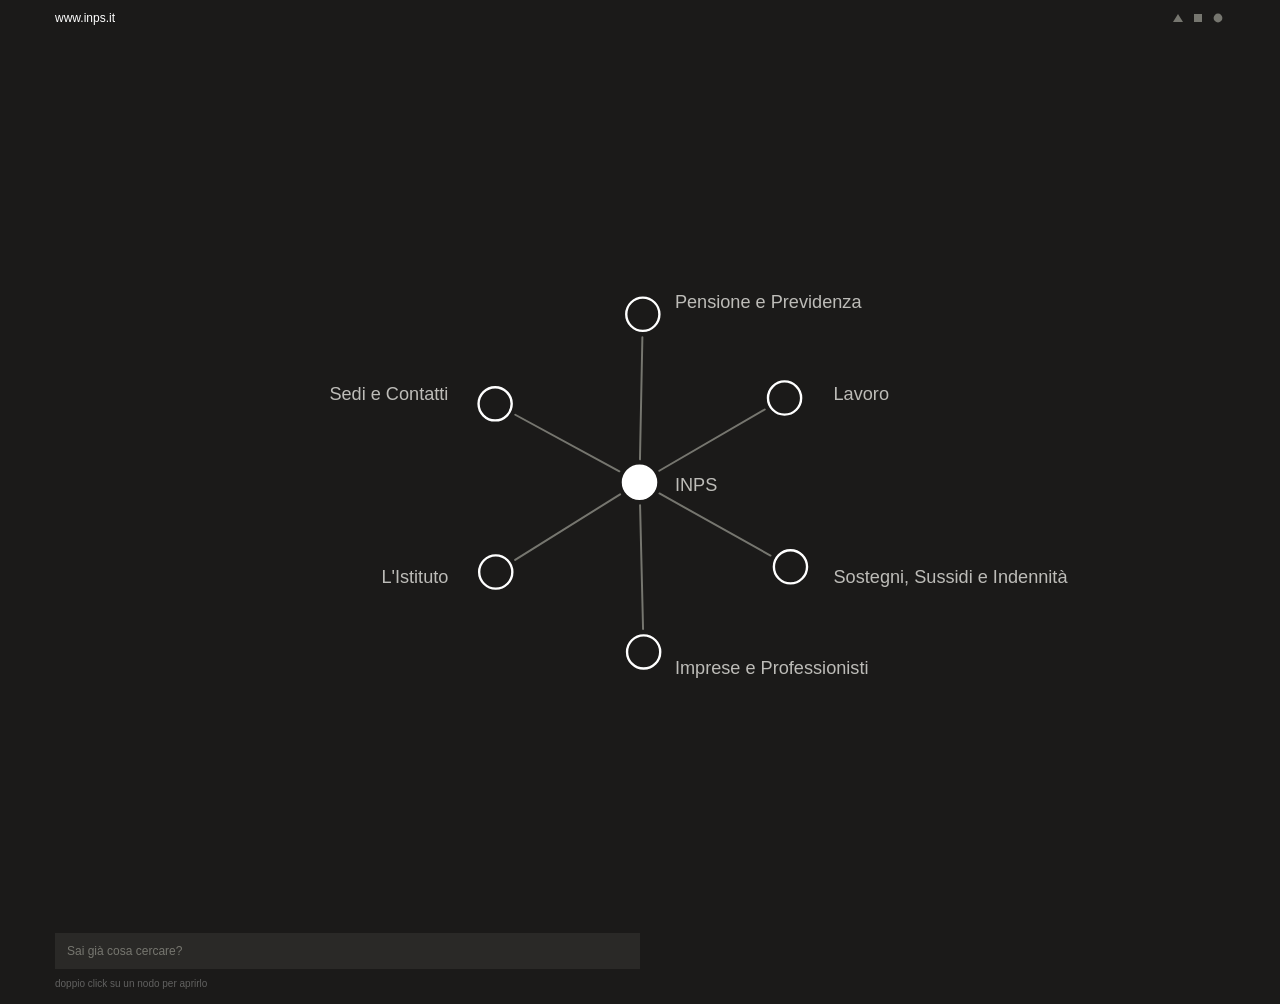
<file: V2/index.html>
<!doctype html><html lang="it"><meta charset="utf-8"><meta name="viewport" content="width=device-width,initial-scale=1"><title>Web Node V2 — INPS</title><style>/* Stile del pannello — identico al tuo Web_Node.html */
.vwrap{padding:0;}
.vpanel{background:#1b1a19;overflow:hidden;font-family:"Helvetica Neue",Helvetica,Arial,sans-serif;line-height:1.2;transition:opacity .3s ease;}
.vbar{display:flex;align-items:center;gap:10px;padding:11px 15px;}
.vaddr{font-size:12px;font-weight:500;color:#ffffff;}
.vicons{margin-left:auto;display:flex;align-items:center;gap:6px;}
.vicon{color:#76766f;cursor:pointer;display:inline-flex;transition:color .2s ease;}
.vicon:hover,.vicon.on{color:#b62118;}
.vfoot{padding:12px 15px;}
.vsearch{display:flex;align-items:center;width:50%;height:36px;padding:0 12px;background:#2a2927;box-sizing:border-box;}
.vsearch input{-webkit-appearance:none!important;appearance:none!important;border:0!important;border-radius:0!important;outline:0!important;box-shadow:none!important;background:transparent!important;margin:0!important;padding:0!important;height:100%!important;box-sizing:border-box!important;flex:1;font-size:12px;font-family:inherit;color:#ffffff;}
.vsearch input:focus,.vsearch input:focus-visible{outline:0!important;box-shadow:none!important;border:0!important;background:transparent!important;}
.vsearch input::placeholder{color:#76766f;}
.vstatus{font-size:10px;margin-top:9px;min-height:14px;overflow:hidden;}
.vstatus span{white-space:nowrap;overflow:hidden;text-overflow:ellipsis;color:#616160;}
.edge{stroke:#76766f;stroke-width:1.25;stroke-linecap:round;transition:stroke .3s,stroke-width .3s,opacity .5s;}
.edge.hot{stroke:#ffffff;stroke-width:2;}
.edge.redhot{stroke:#b62118;stroke-width:2.5;}
.edge.hid{opacity:0;}
.dot{cursor:pointer;transition:transform .2s ease-out,opacity .55s ease,stroke .3s;transform-box:fill-box;transform-origin:center;}
.dot.filled{fill:#ffffff;stroke:#ffffff;stroke-width:1.5;}
.dot.outline{fill:#1b1a19;stroke:#ffffff;stroke-width:1.5;}
.dot.redpath{stroke:#b62118;stroke-width:2;}
.dot.dim{stroke:#76766f;}
.dot.hid{opacity:0;pointer-events:none;}
.dot:hover{fill:#b62118;stroke:#b62118;transform:scale(1.4);}
.dot.home:hover{fill:#ffffff;stroke:#ffffff;transform:scale(1.4);}
.nlbl{font-size:11.5px;fill:#bdbcb8;font-family:"Helvetica Neue",Helvetica,Arial,sans-serif;pointer-events:none;transition:fill .3s ease;}
.nlbl.bright{fill:#ffffff;}
.nlbl.off{fill:#76766f;}

[hidden]{display:none!important}
</style><style>body{margin:0;background:#1b1a19}.vwrap{width:100%;max-width:1200px;margin:auto}.vsearch input{min-width:0;width:100%}</style><div class="vwrap">
  <div class="vpanel" id="vpanel">
    <div class="vbar">
      <span class="vaddr">www.inps.it</span>
      <span class="vicons">
        <span class="vicon" id="vtri" title="apri lo schema completo" aria-label="schema completo"><svg width="14" height="14" viewBox="0 0 14 14" aria-hidden="true"><path d="M7 3 L12 11 L2 11 Z" fill="currentColor"/></svg></span>
        <span class="vicon" id="vfull" title="apri la vista affiancata (sito campione + mappa)" aria-label="apri vista affiancata"><svg width="14" height="14" viewBox="0 0 14 14" aria-hidden="true"><rect x="3" y="3" width="8" height="8" fill="currentColor"/></svg></span>
        <span class="vicon" id="vclose" title="Chiudi" aria-label="chiudi"><svg width="14" height="14" viewBox="0 0 14 14" aria-hidden="true"><circle cx="7" cy="7" r="4.4" fill="currentColor"/></svg></span>
      </span>
    </div>
    <svg id="vmap" width="100%" viewBox="0 0 760 560" role="img" style="display:block;background:#1b1a19;"></svg>
    <div class="vfoot">
      <div class="vsearch"><input id="vq" type="text" placeholder="Sai già cosa cercare?" aria-label="cerca nel sito"/></div>
      <div class="vstatus" id="vstatus"><span>doppio click su un nodo per aprirlo</span></div>
    </div>
  </div>
</div>
<script>
/* Web Node — motore di visualizzazione (ricavato dal tuo Web_Node.html).
   Logica di layout/animazione: la tua, invariata. Modifiche minime:
   - l'albero arriva da cfg.tree (costruito dal sitemap del sito), non piu' cablato;
   - niente document.write per la vista affiancata (vietato dalla CSP MV3):
     il pulsante quadrato chiama cfg.onOpenSplit();
   - boot NON viene auto-invocato: e' esposto come window.WebNode.boot. */
(function(){
  "use strict";
function boot(cfg){
    var NS="http://www.w3.org/2000/svg";
    var E=function(t,a){var e=document.createElementNS(NS,t);for(var k in a)e.setAttribute(k,a[k]);return e;};
    var CX=cfg.CX, CY=cfg.CY, RAD=cfg.RAD, GAP=cfg.GAP, DEG=Math.PI/180, amp=cfg.amp, STAGGER=cfg.STAGGER, LOFF=cfg.LOFF;
    var VW=2*CX-40, VH=2*CY-40;
    var reduce = window.matchMedia && window.matchMedia('(prefers-reduced-motion: reduce)').matches;
    function easeOutCubic(t){return 1-Math.pow(1-t,3);}
    function easeOutBack(t){var c1=1.2,c3=c1+1;return 1+c3*Math.pow(t-1,3)+c1*Math.pow(t-1,2);}
    var _lmode="search", _full=false, _focusNode=null;
    function depthRadius(d){
      // I raggi erano numeri fissi pensati per il riquadro largo 760x560. Nella
      // vista affiancata il riquadro è più stretto, quindi li scalo in base a
      // quanto è piccola la dimensione che stringe di più (di solito la larghezza),
      // usando come riferimento il caso originale (280 = metà dei 560 di altezza).
      var k = Math.min(CX,CY)/280;
      if(d<=1)return 116*k;
      if(_lmode==="hover"){if(d===2)return 200*k;return (300+(d-3)*100)*k;}
      if(_lmode==="full"){if(d===2)return 210*k;return (312+(d-3)*102)*k;}
      if(d===2)return 206*k;return (286+(d-3)*90)*k;
    }
    var tree = cfg.tree;
    function norm(n){ n.children=(n.children||[]).map(function(c){return norm(c);}); return n; }
    norm(tree);

    var svg=document.getElementById("vmap");
    svg.setAttribute("viewBox","0 0 "+(2*CX)+" "+(2*CY)); // ridondante sulla pagina principale, ma tiene sincronizzata la finestra affiancata senza dover copiare i numeri a mano nel markup
    var defs=E("defs",{});
    defs.innerHTML='<radialGradient id="vhalo" cx="50%" cy="50%" r="50%"><stop offset="0%" stop-color="#1b1a19" stop-opacity="1"/><stop offset="60%" stop-color="#1b1a19" stop-opacity="1"/><stop offset="100%" stop-color="#1b1a19" stop-opacity="0"/></radialGradient><radialGradient id="vglow" cx="50%" cy="50%" r="50%"><stop offset="0%" stop-color="#2d1513" stop-opacity="1"/><stop offset="58%" stop-color="#241312" stop-opacity="0.97"/><stop offset="100%" stop-color="#1b1a19" stop-opacity="0"/></radialGradient>';
    svg.appendChild(defs);
    var cam=E("g",{}); svg.appendChild(cam);
    var edgeLayer=E("g",{}), haloLayer=E("g",{}), nodeLayer=E("g",{}), lblLayer=E("g",{}), focusLayer=E("g",{});
    cam.appendChild(edgeLayer);cam.appendChild(haloLayer);cam.appendChild(nodeLayer);cam.appendChild(lblLayer);cam.appendChild(focusLayer);
    var nodes=[], edges=[], sections=[], home, hoveredNode=null;
    function build(node,parent,depth){
      node.depth=depth;node.parent=parent;node.url=node.url||"#";
      node.bx=CX;node.by=CY;node.tx=CX;node.ty=CY;node.ox=0;node.oy=0;node._ang=0;node._rOff=0;node._dx=CX;node._dy=CY;
      node.rcur=depth<=1?RAD:0;node.appearing=false;node.appearStart=0;node.lblW=null;node.wob=1;node._rk=0;node._pr=1;
      node._lo=(depth<=1?1:0);node._ho=(depth<=1?1:0);node._ulo=0;node._ux1=CX;node._ux2=CX;node._uy=CY;
      node.p1=Math.random()*6.28;node.p2=Math.random()*6.28;node.hidden=depth>=2;
      node.fill=depth===0?"filled":"outline";node.dim=false;node.bright=false;node.redOutline=false;node._match=null;
      node._disp=node.label;node._curText=node.label;node._lyShift=0;node._lhidden=false;node._focus=false;
      node.el=E("circle",{class:"dot "+node.fill+(depth>=2?" hid":""),r:node.rcur,cx:CX,cy:CY});
      node.halo=E("ellipse",{fill:"url(#vhalo)",rx:0,ry:11.5,cx:CX,cy:CY,opacity:0,"pointer-events":"none"});
      node.lbl=E("text",{class:"nlbl",x:CX,y:CY,"text-anchor":"middle","dominant-baseline":"central"});
      node.lbl.style.opacity=node._lo; node.lbl.textContent=node.label;
      node.ul=E("line",{stroke:"#b62118","stroke-width":1.8,"stroke-linecap":"round","pointer-events":"none",x1:0,y1:0,x2:0,y2:0,opacity:0});
      haloLayer.appendChild(node.halo);nodeLayer.appendChild(node.el);lblLayer.appendChild(node.lbl);lblLayer.appendChild(node.ul);
      if(parent){node.inEdge={from:parent,to:node,el:E("line",{class:"edge"+(depth>=2?" hid":""),x1:CX,y1:CY,x2:CX,y2:CY})};edgeLayer.appendChild(node.inEdge.el);edges.push(node.inEdge);}
      nodes.push(node);if(depth===1)sections.push(node);
      node.children.forEach(function(c){build(c,node,depth+1);});
    }
    build(tree,null,0);home=tree;
    sections.forEach(function(s,i){s.angle0=(-90+i*(360/sections.length))*DEG;});

    function leafCount(n,inc){var k=n.children.filter(inc);if(!k.length)return 1;var s=0;for(var i=0;i<k.length;i++)s+=leafCount(k[i],inc);return s;}
    function layoutNode(node,a0,a1,inc){
      node._ang=(a0+a1)/2;
      if(node.depth>=1){var R=depthRadius(node.depth)+(node._rOff||0);node.tx=CX+R*Math.cos(node._ang);node.ty=CY+R*Math.sin(node._ang);}
      var kids=node.children.filter(inc);
      if(!kids.length)return;
      var tot=0,lc=[];for(var i=0;i<kids.length;i++){lc[i]=leafCount(kids[i],inc);tot+=lc[i];}
      if(!tot)tot=kids.length;
      var a=a0;
      for(var j=0;j<kids.length;j++){kids[j]._rOff=(j%2)*STAGGER;var w=(a1-a0)*(lc[j]/tot);layoutNode(kids[j],a,a+w,inc);a+=w;}
    }
    function bbox(pred,withLabels){
      var mnX=1e9,mnY=1e9,mxX=-1e9,mxY=-1e9,any=false;
      for(var i=0;i<nodes.length;i++){var n=nodes[i];if(!pred(n))continue;any=true;
        var pts=[[n.tx-RAD,n.ty-RAD],[n.tx+RAD,n.ty+RAD]];
        if(withLabels){
          var g=geoT(n,n._disp||n.label,n._lyShift||0);
          pts.push([g.x0-8,g.y0-8],[g.x1+8,g.y1+8]);
        }
        for(var p=0;p<pts.length;p++){var X=pts[p][0],Y=pts[p][1];if(X<mnX)mnX=X;if(X>mxX)mxX=X;if(Y<mnY)mnY=Y;if(Y>mxY)mxY=Y;}
      }
      return any?{minX:mnX,minY:mnY,maxX:mxX,maxY:mxY}:null;
    }

    function geoT(n,text,shift){
      n.lbl.textContent=text; var w; try{w=n.lbl.getComputedTextLength();}catch(e){w=text.length*6;}
      var lx,ly,anc;
      if(n._labelPos){lx=n._labelPos.x;ly=n._labelPos.y;anc=n._labelPos.anchor;}
      else if(n===home){lx=n.tx;ly=n.ty+RAD+14+(shift||0);anc="middle";}
      else{var ux=n.tx-CX,uy=n.ty-CY,L=Math.hypot(ux,uy)||1;lx=n.tx+ux/L*LOFF;ly=n.ty+uy/L*LOFF+(shift||0);anc=(ux>4?"start":(ux<-4?"end":"middle"));}
      var x0=anc==="start"?lx:(anc==="end"?lx-w:lx-w/2);
      return {x0:x0,x1:x0+w,y0:ly-7,y1:ly+7,w:w};
    }
    function hit(b,list){for(var i=0;i<list.length;i++){var o=list[i];if(b.x0<o.x1+3&&b.x1>o.x0-3&&b.y0<o.y1+3&&b.y1>o.y0-3)return true;}return false;}
    function prioritySort(pri){return function(a,b){var pa=(a===pri?0:(a.bright?1:(a.redOutline?2:3+a.depth)));var pb=(b===pri?0:(b.bright?1:(b.redOutline?2:3+b.depth)));return pa-pb;};}
    function resetLabels(){nodes.forEach(function(n){n._labelPos=null;n._lyShift=0;n._lhidden=false;n._disp=n.label;});}
    function finishLabels(vis){vis.forEach(function(n){n.lbl.textContent=n._disp;n._curText=n._disp;n.lblW=null;});}
    function resolveNudge(pri){
      resetLabels();
      var vis=nodes.filter(function(n){return !n.hidden;});
      vis.sort(prioritySort(pri));
      var boxes=vis.map(function(n){return {x0:n.tx-RAD-4,x1:n.tx+RAD+4,y0:n.ty-RAD-4,y1:n.ty+RAD+4};});
      vis.forEach(function(n){
        var w=n.lbl.getComputedTextLength(), chosen=null, g;
        var outward=n.tx>=CX?1:-1;
        // Try all directions near the circle before increasing the distance.
        for(var gap=6;gap<2000&&!chosen;gap+=5){
          var r=RAD+gap;
          var candidates=[
            {x:n.tx+outward*r,y:n.ty,anchor:outward>0?"start":"end"},
            {x:n.tx,y:n.ty-r-7,anchor:"middle"},
            {x:n.tx,y:n.ty+r+7,anchor:"middle"},
            {x:n.tx-outward*r,y:n.ty,anchor:outward>0?"end":"start"}
          ];
          [-1,1].forEach(function(side){
            [-1,1].forEach(function(vertical){
              candidates.push({x:n.tx+side*r*.75,y:n.ty+vertical*(r*.75+7),anchor:side>0?"start":"end"});
            });
          });
          for(var c=0;c<candidates.length;c++){
            var pos=candidates[c];
            var left=pos.anchor==="start"?pos.x:pos.anchor==="end"?pos.x-w:pos.x-w/2;
            g={x0:left,x1:left+w,y0:pos.y-7,y1:pos.y+7};
            if(!hit(g,boxes)){chosen=pos;break;}
          }
        }
        n._labelPos=chosen;
        boxes.push(g);
      });
      finishLabels(vis);
    }
    function resolveTruncate(pri){resolveNudge(pri);}

    var statusSpan=document.querySelector("#vstatus span");
    function setStatus(txt){statusSpan.textContent=txt;}
    function cleanUrl(u){u=(u||'').replace(/^https?:\/\//,'');if(u.length>62)u=u.slice(0,59)+'…';return u;}
    function applyVisual(n){
      n.el.setAttribute("class","dot "+n.fill+(n===home?" home":"")+(n.hidden?" hid":"")+(n.dim?" dim":"")+(n.redOutline?" redpath":""));
      n.lbl.setAttribute("class","nlbl"+((n.bright||n.redOutline)?" bright":"")+(n.dim?" off":""));
      if(n.inEdge)n.inEdge.el.classList.toggle("hid",n.hidden);
    }
    function triggerAppear(list,now0){
      list.forEach(function(n){n._rk=Math.random();});
      list.sort(function(a,b){return a.depth-b.depth||a._rk-b._rk;});
      list.forEach(function(n,k){n.appearing=true;n.appearStart=now0+Math.min(k*25,350);n.bx=n.parent.bx;n.by=n.parent.by;n.rcur=0;n._lo=0;n._ho=0;});
    }
    function clearMatches(){nodes.forEach(function(n){n._match=null;});}
    function clearRed(){nodes.forEach(function(n){n.redOutline=false;});nodes.forEach(applyVisual);edges.forEach(function(e){e.el.classList.remove("redhot");});}

    function moveToFocus(n){
      if(!n||n===home)return;
      n.halo.setAttribute("fill","url(#vglow)");
      focusLayer.appendChild(n.halo);focusLayer.appendChild(n.lbl);focusLayer.appendChild(n.ul);
      // n.el (il pallino) di proposito NON viene più spostato qui. Portarlo avanti
      // e indietro fra i gruppi mentre il mouse ci stava sopra gli faceva perdere
      // per un frame lo stato :hover del CSS (o interrompeva la transizione dello
      // scale), ed era quello lo sfarfallio sul nodo appena lasciato segnalato in
      // fase di test. L'alone e l'etichetta sopra a tutto bastano per leggerla bene,
      // il pallino può restare nel suo layer normale.
      n._focus=true;
    }
    function clearFocus(n){
      if(!n)return;
      n.halo.setAttribute("fill","url(#vhalo)");
      haloLayer.appendChild(n.halo);lblLayer.appendChild(n.lbl);lblLayer.appendChild(n.ul);
      n._focus=false;
    }
    function applyFocus(n){if(_focusNode&&_focusNode!==n)clearFocus(_focusNode);if(n&&n!==home){moveToFocus(n);_focusNode=n;}else{_focusNode=null;}}

    function setLayout(H,red){
      if(red===undefined)red=true;
      _lmode="hover";
      clearMatches();
      nodes.forEach(function(n){n._oldHidden=n.hidden;});
      nodes.forEach(function(n){n._vis=(n.depth<=1);n._exp=false;n.bright=false;n.dim=false;n.redOutline=false;n.fill=(n===home?"filled":"outline");n._rOff=0;});
      var section=null,redPath=[];
      if(H){section=H;while(section.depth>1)section=section.parent;
        for(var pp=H;pp&&pp.depth>=1;pp=pp.parent){if(pp.children.length)pp._exp=true;}
        for(var qq=H;qq;qq=qq.parent)redPath.push(qq);}
      var asc=nodes.slice().sort(function(a,b){return a.depth-b.depth;});
      asc.forEach(function(n){if(n.depth>1)n._vis=n.parent._vis&&n.parent._exp;});
      home.tx=CX;home.ty=CY;home._ang=0;
      sections.forEach(function(s){var R=depthRadius(1);s.tx=CX+R*Math.cos(s.angle0);s.ty=CY+R*Math.sin(s.angle0);s._ang=s.angle0;});
      if(section){
        var lc=leafCount(section,function(n){return n._vis;});
        var wdeg=Math.max(58,Math.min(150,lc*13));
        var W=wdeg*DEG;
        layoutNode(section, section.angle0-W/2, section.angle0+W/2, function(n){return n._vis;});
        sections.forEach(function(s){if(s!==section)s.dim=true;});
      }
      nodes.forEach(function(n){if(n.depth>=2)n.hidden=!n._vis;});
      asc.forEach(function(n){if(n.depth>=2&&n.hidden){n.tx=n.parent.tx;n.ty=n.parent.ty;}});
      if(red)redPath.forEach(function(n){if(n!==home)n.redOutline=true;});
      var newly=[];asc.forEach(function(n){if(n._oldHidden&&!n.hidden&&n.parent)newly.push(n);});
      triggerAppear(newly,performance.now());
      nodes.forEach(applyVisual);
      edges.forEach(function(e){e.el.classList.remove("hot");e.el.classList.remove("redhot");});
      if(red)redPath.forEach(function(node){if(node.inEdge)node.inEdge.el.classList.add("redhot");});
      resolveNudge(H||null);
      if(section){cam.mode="hover";cam.box=bbox(function(n){return !n.hidden&&!n.dim;},true);}
      else{cam.mode="idle";cam.box=null;}
    }

    function searchLayout(matches){
      _lmode="search";
      nodes.forEach(function(n){n._oldHidden=n.hidden;});
      var revealed={};function reveal(n){for(var p=n;p;p=p.parent)revealed[nodes.indexOf(p)]=true;}
      matches.forEach(reveal);
      function isRev(n){return revealed[nodes.indexOf(n)]===true;}
      nodes.forEach(function(n){n.bright=false;n.dim=false;n.redOutline=false;n.fill=(n===home?"filled":"outline");n._rOff=0;});
      nodes.forEach(function(n){n.hidden=(n!==home)&&!isRev(n);});
      home.tx=CX;home.ty=CY;home._ang=0;
      sections.forEach(function(s){var R=depthRadius(1);s.tx=CX+R*Math.cos(s.angle0);s.ty=CY+R*Math.sin(s.angle0);s._ang=s.angle0;});
      var inc=function(n){return isRev(n);};
      var revSecs=sections.filter(isRev).sort(function(a,b){return a.angle0-b.angle0;});
      if(revSecs.length){
        var ns=revSecs.length, gap=(ns>1?9*DEG:0), usable=2*Math.PI-gap*ns;
        var tot=0,lc=[];revSecs.forEach(function(s,i){lc[i]=leafCount(s,inc);tot+=lc[i];});if(!tot)tot=ns;
        var a=-Math.PI/2;
        revSecs.forEach(function(s,i){var w=usable*(lc[i]/tot);layoutNode(s,a,a+w,inc);a+=w+gap;});
      }
      nodes.forEach(function(n){if(n.hidden){n.tx=home.tx;n.ty=home.ty;}});
      matches.forEach(function(m){m.fill="filled";m.bright=true;});
      var newly=[];nodes.slice().sort(function(a,b){return a.depth-b.depth;}).forEach(function(n){if(n._oldHidden&&!n.hidden&&n.parent)newly.push(n);});
      triggerAppear(newly,performance.now());
      nodes.forEach(applyVisual);
      edges.forEach(function(e){e.el.classList.remove("redhot");e.el.classList.toggle("hot",!e.to.hidden&&!e.from.hidden);});
      resolveNudge(null);
      cam.box=bbox(function(n){return !n.hidden;},true);cam.mode="search";
    }

    function openAll(){
      _full=true;_lmode="full";clearMatches();
      nodes.forEach(function(n){n._oldHidden=n.hidden;});
      nodes.forEach(function(n){n.bright=false;n.dim=false;n.redOutline=false;n.fill=(n===home?"filled":"outline");n._rOff=0;n.hidden=false;});
      home.tx=CX;home.ty=CY;home._ang=0;
      var inc=function(){return true;};
      // il gap fra le sezioni era 6°: portato a 9° (uguale a quello della ricerca)
      // per dare un po' più di respiro fra un ramo e l'altro prima ancora che
      // entri in gioco resolveTruncate — meno affollamento a monte, meno lavoro
      // da fare a valle per separare le etichette.
      var ns=sections.length, gap=9*DEG, usable=2*Math.PI-gap*ns;
      var tot=0,lc=[];sections.forEach(function(s,i){lc[i]=leafCount(s,inc);tot+=lc[i];});if(!tot)tot=ns;
      var a=-Math.PI/2;
      sections.forEach(function(s,i){var w=usable*(lc[i]/tot);layoutNode(s,a,a+w,inc);a+=w+gap;});
      var newly=[];nodes.slice().sort(function(a,b){return a.depth-b.depth;}).forEach(function(n){if(n._oldHidden&&!n.hidden&&n.parent)newly.push(n);});
      triggerAppear(newly,performance.now());
      nodes.forEach(applyVisual);
      edges.forEach(function(e){e.el.classList.remove("redhot");e.el.classList.remove("hot");});
      // Agganciato (zoomato) mostro i nomi per intero, solo spostati per non toccarsi;
      // negli altri contesti (inquadratura che tiene tutto) accorcio coi puntini.
      (ctxMode()==="docked"?resolveNudge:resolveTruncate)(null);
      cam.box=bbox(function(n){return !n.hidden;},true);cam.mode="search";
    }
    function highlightInFull(H){
      nodes.forEach(function(n){n.redOutline=false;});
      for(var qq=H;qq&&qq!==home;qq=qq.parent)qq.redOutline=true;
      nodes.forEach(applyVisual);
      edges.forEach(function(e){e.el.classList.remove("redhot");});
      for(var p=H;p&&p.parent;p=p.parent){if(p.inEdge)p.inEdge.el.classList.add("redhot");}
      (ctxMode()==="docked"?resolveNudge:resolveTruncate)(H);
    }

    function qval(){var q=document.getElementById("vq");return q?q.value.trim():"";}
    nodes.forEach(function(n){
      n.el.addEventListener("mouseenter",function(){
        if(qval())return;
        if(n===home){hoveredNode=null;applyFocus(null);if(_full){clearRed();resolveTruncate(null);setStatus("schema completo · posati su un nodo");}else{setLayout(null);setStatus("doppio click su un nodo per aprirlo");}return;}
        hoveredNode=n;
        if(_full){highlightInFull(n);}else{setLayout(n,true);}
        applyFocus(n);
        setStatus("doppio click per aprire: "+cleanUrl(n.url));
      });
      n.el.addEventListener("mouseleave",function(){if(hoveredNode===n)hoveredNode=null;});
      n.el.addEventListener("dblclick",function(){if(n.hidden)return;if(n.url&&n.url!=="#")window.open(n.url,"_blank","noopener");});
    });

    function search(raw){
      var q=(raw||"").trim().toLowerCase();
      clearMatches();hoveredNode=null;applyFocus(null);
      if(!q){if(_full){openAll();setStatus("schema completo · posati su un nodo");}else{setLayout(null);setStatus("doppio click su un nodo per aprirlo");}return;}
      var matches=nodes.filter(function(n){return n.label.toLowerCase().indexOf(q)>-1;});
      if(matches.length===0){setLayout(null);setStatus("nessun risultato per «"+raw.trim()+"»");return;}
      matches.forEach(function(n){n._match={start:n.label.toLowerCase().indexOf(q),len:q.length};});
      searchLayout(matches);
      var word=matches.length===1?"risultato":"risultati";
      setStatus(matches.length+" "+word+" · doppio click per aprire");
    }
    document.getElementById("vq").addEventListener("input",function(){search(this.value);});
    document.getElementById("vtri").addEventListener("click",function(){
      if(_full){_full=false;applyFocus(null);setLayout(null);setStatus("doppio click su un nodo per aprirlo");this.classList.remove("on");}
      else{openAll();setStatus("schema completo · posati su un nodo");this.classList.add("on");}
    });

    // Il quadrato apre una vista affiancata: un sito campione a sinistra e, a
    // destra, questa stessa mappa in una colonna più stretta e più alta (una vera
    // "finestra divisa" del sistema operativo non è qualcosa che una pagina web
    // possa comandare per motivi di sicurezza del browser, quindi l'effetto è
    // ricreato con due riquadri dentro un'unica finestra nuova, che è l'equivalente
    // pratico più vicino). openSplitView vive dentro boot proprio per poter essere
    // rigenerata via boot.toString() e rieseguita nel documento della finestra
    // aperta, con cfg diverso: stessa logica, misure diverse.
    function openSplitView(){
      // Nell'estensione la vista affiancata vive in una pagina dedicata
      // (split.html), non piu' costruita con document.write: quel pattern e'
      // vietato dalla CSP delle estensioni MV3. La pagina esterna carica lo
      // stesso engine.js e ricostruisce l'albero dal sitemap del sito.
      if (typeof cfg.onOpenSplit === "function") { cfg.onOpenSplit(); return; }
      setStatus("vista affiancata non disponibile in questo contesto");
    }
    var vfullBtn=document.getElementById("vfull");
    if(vfullBtn){vfullBtn.addEventListener("click",function(){openSplitView();});}

    // Il quadrato nella finestra affiancata: fa "staccare" la mappa in un riquadro
    // mobile appoggiato SOPRA il sito (come nel mockup) e, ripremuto, la riaggancia
    // di fianco. Esiste solo nella finestra affiancata (nella vista principale al
    // suo posto c'è vfull, che invece apre la finestra affiancata), quindi qui
    // controlliamo prima che il pulsante e lo split ci siano davvero.
    var vfloatBtn=document.getElementById("vfloat");
    if(vfloatBtn){vfloatBtn.addEventListener("click",function(){
      var wrap=document.querySelector(".splitwrap");if(!wrap)return;
      var floating=wrap.classList.toggle("floating");
      vfloatBtn.classList.toggle("on",floating);
      vfloatBtn.setAttribute("title",floating?"riaggancia la mappa di fianco":"finestra a parte sopra il sito");
      // Staccando la finestra diventa QUADRATA: la forma del riquadro mappa cambia,
      // quindi rimisuro e riadatto il viewBox al nuovo rapporto (e lo ripristino
      // portrait quando si riaggancia). Deferito a rAF così misuro a layout applicato.
      hoveredNode=null;applyFocus(null);
      setStatus(_full?"schema completo · posati su un nodo":"doppio click su un nodo per aprirlo");
      requestAnimationFrame(shapeFit);
    });}

    var cl=document.getElementById("vclose");
    if(cl)cl.addEventListener("click",function(){
      if(cfg.closeAction==="window"){window.close();return;}
      var p=document.getElementById("vpanel");if(p)p.style.opacity="0";
    });

    cam.s=1;cam.px=0;cam.py=0;cam.ts=1;cam.tpx=0;cam.tpy=0;cam.mode="idle";cam.box=null;
    setLayout(null);
    // In quale delle tre incarnazioni stiamo girando in questo istante?
    //  - "native"  : mappa principale a tutta larghezza, OPPURE finestra staccata
    //  - "docked"  : mappa agganciata di fianco al sito nella vista affiancata
    // È un controllo a runtime perché il quadrato può staccare/riagganciare la
    // finestra in qualsiasi momento (docked <-> native) senza rilanciare boot.
    function ctxMode(){
      var w=document.querySelector(".splitwrap");
      if(!w)return "native";
      return w.classList.contains("floating")?"native":"docked";
    }
    // Adatta la geometria della mappa al riquadro corrente: da STACCATA il riquadro è
    // quadrato, quindi porto il viewBox alle sue dimensioni reali in pixel (niente bande
    // vuote, disegno centrato e riempito); da agganciata ripristino il formato originale.
    function shapeFit(){
      var w=document.querySelector(".splitwrap");
      var floating=w&&w.classList.contains("floating");
      if(floating){
        var r=svg.getBoundingClientRect();var W=Math.round(r.width),H=Math.round(r.height);
        if(W>80&&H>80){CX=W/2;CY=H/2;VW=W-40;VH=H-40;svg.setAttribute("viewBox","0 0 "+W+" "+H);}
      }else{
        CX=cfg.CX;CY=cfg.CY;VW=2*CX-40;VH=2*CY-40;svg.setAttribute("viewBox","0 0 "+(2*CX)+" "+(2*CY));
      }
      home.tx=CX;home.ty=CY;
      if(_full)openAll();else if(hoveredNode&&hoveredNode!==home)setLayout(hoveredNode,true);else setLayout(null);
    }
    var FZ=cfg.followZoom||1.7;
    function frame(now){
      // Solo nella vista affiancata AGGANCIATA, e solo quando è aperto lo schema
      // completo (la "freccia"), la camera zooma e insegue il nodo puntato invece
      // di rimpicciolire tutto per farlo stare nel riquadro: così le etichette
      // restano leggibili. Nella finestra staccata e nella mappa principale la
      // navigazione resta quella nativa (inquadra tutto).
      if(_full && ctxMode()==="docked"){
        var t=(hoveredNode&&hoveredNode!==home)?hoveredNode:home;
        cam.ts=FZ;cam.tpx=CX-FZ*t.tx;cam.tpy=CY-FZ*t.ty;
      } else if(cam.mode==="search"&&cam.box){
        var b=cam.box,pad=18,bw=Math.max(1,(b.maxX-b.minX)+2*pad),bh=Math.max(1,(b.maxY-b.minY)+2*pad);
        var s=Math.min(VW/bw,VH/bh,1);cam.ts=s;cam.tpx=CX-s*(b.minX+b.maxX)/2;cam.tpy=CY-s*(b.minY+b.maxY)/2;
      } else if(cam.mode==="hover"&&cam.box){
        // Prima la messa a fuoco durante la navigazione veniva incastrata dentro
        // un riquadro [0..VW]x[0..VH] ancorato all'ORIGINE del viewBox, non al suo
        // centro reale (CX,CY): restava così uno sbilanciamento fisso di ~20px per
        // lato. Sulla vista principale, larga e panoramica, non si notava; nella
        // finestra affiancata, stretta e verticale, il ramo a fuoco finiva spostato
        // o tagliato di lato — ed è esattamente la "centratura durante la
        // navigazione" che non tornava. Ora il riquadro a fuoco viene centrato su
        // (CX,CY) con la stessa formula della modalità schema completo/"search",
        // che infatti era già corretta.
        var b=cam.box,pad=16,bw=Math.max(1,b.maxX-b.minX),bh=Math.max(1,b.maxY-b.minY);
        var sFit=Math.min((VW-2*pad)/bw,(VH-2*pad)/bh,1);var s=sFit;cam.ts=s;
        cam.tpx=CX-s*(b.minX+b.maxX)/2;
        cam.tpy=CY-s*(b.minY+b.maxY)/2;
      } else {
        cam.ts=1;cam.tpx=reduce?0:5*Math.sin(now*0.00011);cam.tpy=reduce?0:5*Math.cos(now*0.00009);
      }
      cam.s+=(cam.ts-cam.s)*0.05;cam.px+=(cam.tpx-cam.px)*0.05;cam.py+=(cam.tpy-cam.py)*0.05;
      cam.setAttribute("transform","translate("+cam.px.toFixed(2)+","+cam.py.toFixed(2)+") scale("+cam.s.toFixed(4)+")");
      for(var i=0;i<nodes.length;i++){var n=nodes[i];
        var tw=(n===hoveredNode)?0.2:1; n.wob+=(tw-n.wob)*0.08;
        if(!reduce){n.ox=amp*n.wob*Math.sin(now*0.00052+n.p1);n.oy=amp*n.wob*Math.cos(now*0.0007+n.p2);}else{n.ox=0;n.oy=0;}
        if(n.appearing){
          var elp=now-n.appearStart;
          if(elp<0){n.bx=n.parent.bx;n.by=n.parent.by;n.rcur=0;n._pr=-1;}
          else{var pr=Math.min(1,elp/950);n._pr=pr;var lp=easeOutCubic(Math.min(1,pr/0.55));var dp=Math.max(0,Math.min(1,(pr-0.5)/0.5));var pbx=n.parent.bx,pby=n.parent.by;n.bx=pbx+(n.tx-pbx)*lp;n.by=pby+(n.ty-pby)*lp;n.rcur=RAD*easeOutBack(dp);if(pr>=1){n.appearing=false;n.bx=n.tx;n.by=n.ty;n.rcur=RAD;}}
        } else {n._pr=1;n.bx+=(n.tx-n.bx)*0.05;n.by+=(n.ty-n.by)*0.05;var rt=n.hidden?0:RAD;n.rcur+=(rt-n.rcur)*0.10;}
        n._dx=n.bx+n.ox;n._dy=n.by+n.oy;
        n.el.setAttribute("r",Math.max(0,n.rcur).toFixed(2));
        n.el.setAttribute("cx",n._dx.toFixed(2));n.el.setAttribute("cy",n._dy.toFixed(2));
        var disp=n._disp||n.label;
        if(n._curText!==disp){n.lbl.textContent=disp;n._curText=disp;n.lblW=null;}
        var lx,ly,anc,shift=n._lyShift||0;
        if(n._labelPos){lx=n._labelPos.x;ly=n._labelPos.y;anc=n._labelPos.anchor;}
        else if(n===home){lx=n.tx;ly=n.ty+RAD+14+shift;anc="middle";}
        else{var ux=n.tx-CX,uy=n.ty-CY,L=Math.hypot(ux,uy)||1;lx=n.tx+ux/L*LOFF;ly=n.ty+uy/L*LOFF+shift;anc=(ux>4?"start":(ux<-4?"end":"middle"));}
        n.lbl.setAttribute("x",lx.toFixed(2));n.lbl.setAttribute("y",ly.toFixed(2));n.lbl.setAttribute("text-anchor",anc);
        if(!n.hidden&&n.lblW==null){try{n.lblW=n.lbl.getComputedTextLength();}catch(e){}}
        var labelVisible = !n.hidden && !(n.appearing && n._pr<0.72) && !n._lhidden;
        var loT=labelVisible?1:0;
        n._lo += (loT-n._lo)*0.18; n.lbl.style.opacity=n._lo.toFixed(3);
        var hw=n.lblW||(disp.length*6);
        var hrx=Math.max(8,hw/2+(n._focus?16:10)), hry=(n._focus?13.5:11.5);
        var hcx=anc==="start"?lx+hw/2:(anc==="end"?lx-hw/2:lx);
        n.halo.setAttribute("cx",hcx.toFixed(2));n.halo.setAttribute("cy",ly.toFixed(2));
        n.halo.setAttribute("rx",hrx.toFixed(2));n.halo.setAttribute("ry",hry);
        n._ho += (loT-n._ho)*0.18; n.halo.setAttribute("opacity",n._ho.toFixed(3));
        var uWant=0,ty=ly+8,tx1,tx2;
        if(labelVisible){
          if(n===hoveredNode && n.lblW!=null){
            uWant=1;
            if(anc==="middle"){tx1=lx-n.lblW/2;tx2=lx+n.lblW/2;}
            else if(anc==="end"){tx1=lx-n.lblW;tx2=lx;}
            else{tx1=lx;tx2=lx+n.lblW;}
          } else if(n._match){
            try{var sp=n.lbl.getStartPositionOfChar(n._match.start);var w=n.lbl.getSubStringLength(n._match.start,n._match.len);tx1=sp.x;tx2=sp.x+w;uWant=1;}catch(e){uWant=0;}
          }
        }
        if(uWant){
          if(n._ulo<0.05){n._ux1=tx1;n._ux2=tx1;n._uy=ty;}
          n._ux1+=(tx1-n._ux1)*0.45;n._ux2+=(tx2-n._ux2)*0.45;n._uy+=(ty-n._uy)*0.45;
        } else {n._ux2+=(n._ux1-n._ux2)*0.45;}
        n.ul.setAttribute("x1",n._ux1.toFixed(2));n.ul.setAttribute("x2",n._ux2.toFixed(2));
        n.ul.setAttribute("y1",n._uy.toFixed(2));n.ul.setAttribute("y2",n._uy.toFixed(2));
        n._ulo += ((uWant?1:0)-n._ulo)*0.22; n.ul.setAttribute("opacity",n._ulo.toFixed(3));
      }
      for(var e=0;e<edges.length;e++){var ed=edges[e];
        var fx=ed.from._dx,fy=ed.from._dy,ex=ed.to._dx,ey=ed.to._dy;
        var ddx=ex-fx,ddy=ey-fy,LL=Math.hypot(ddx,ddy)||1,ux=ddx/LL,uy=ddy/LL;
        var rf=Math.max(0,ed.from.rcur)+GAP,rt2=Math.max(0,ed.to.rcur)+GAP;
        if(rf+rt2>=LL){ed.el.setAttribute("x1",fx);ed.el.setAttribute("y1",fy);ed.el.setAttribute("x2",fx);ed.el.setAttribute("y2",fy);}
        else{ed.el.setAttribute("x1",(fx+ux*rf).toFixed(2));ed.el.setAttribute("y1",(fy+uy*rf).toFixed(2));ed.el.setAttribute("x2",(ex-ux*rt2).toFixed(2));ed.el.setAttribute("y2",(ey-uy*rt2).toFixed(2));}}
      requestAnimationFrame(frame);
    }
    requestAnimationFrame(frame);
  }
  window.WebNode = window.WebNode || {};
  window.WebNode.boot = boot;
})();

</script><script>
(function(){
    var B="https://www.inps.it/it/it";
    var SC="https://www.inps.it/it/it/dettaglio-scheda.it.schede-servizio-strumento.schede-servizi.";
    var O=B+"/l-istituto/organi-istituzionali", S=B+"/l-istituto/struttura-organizzativa", CIV=O+"/consiglio-di-indirizzo-e-vigilanza--civ";
    var tree={label:"INPS",url:B+".html",children:[
      {label:"Pensione e Previdenza",url:B+"/previdenza.html",children:[
        {label:"Prestazioni",url:B+"/previdenza.html",children:[
          {label:"Domanda di pensione",url:B+"/previdenza/domanda-di-pensione.html"},
          {label:"Fondi e Gestioni",url:B+"/previdenza/fondi-e-gestioni.html"},
          {label:"Prestiti e anticipi",url:B+"/previdenza/prestiti-e-anticipi.html"},
          {label:"Benefici e detrazioni",url:B+"/previdenza/benefici-previdenziali-e-detrazioni.html"}
        ]},
        {label:"Contributi",url:B+"/previdenza.html",children:[
          {label:"Versamento Contributi",url:B+"/previdenza/versamento-contributi.html"},
          {label:"Accredito figurativi",url:B+"/previdenza/accredito-contributi-figurativi.html"},
          {label:"Rimborso di contributi",url:B+"/previdenza/rimborso-di-contributi.html"},
          {label:"Ricongiunzioni e riscatti",url:B+"/previdenza/ricongiunzioni-e-riscatti.html"}
        ]},
        {label:"Servizi",url:B+"/previdenza.html",children:[
          {label:"Cedolino della pensione",url:SC+"cedolino-della-pensione-50615.cedolino-della-pensione.html"},
          {label:"Visualizzazione indebiti",url:SC+"visualizzazione-indebiti.html"},
          {label:"Stato di una pratica",url:SC+"stato-di-una-pratica-o-di-una-domanda.html"}
        ]}
      ]},
      {label:"Lavoro",url:B+"/lavoro.html",children:[
        {label:"Tutele",url:B+"/lavoro.html",children:[
          {label:"Congedi e permessi",url:B+"/lavoro/congedi-permessi-e-certificati.html"},
          {label:"Disoccupazione",url:B+"/lavoro/disoccupazione.html"},
          {label:"Malattia",url:B+"/lavoro/malattia.html"},
          {label:"Integrazioni salariali",url:B+"/lavoro/integrazioni-salariali.html"}
        ]},
        {label:"Rapporti di lavoro",url:B+"/lavoro.html",children:[
          {label:"Contratti di lavoro",url:B+"/lavoro/contratti-rapporti-lavoro.html"},
          {label:"TFS/TFR",url:B+"/lavoro/tfs-tfr.html"},
          {label:"Concorsi INPS",url:B+"/lavoro/concorsi-interpelli-e-reclutamenti-inps.html"}
        ]},
        {label:"Contributi",url:B+"/lavoro.html",children:[
          {label:"Contributi dipendenti",url:B+"/lavoro/contributi-dipendenti-e-collaboratori.html"},
          {label:"Contributi figurativi",url:B+"/lavoro/contributi-figurativi-valorizzazione.html"},
          {label:"Fondi di garanzia",url:B+"/lavoro/fondo-di-garanzia.html"}
        ]}
      ]},
      {label:"Sostegni, Sussidi e Indennità",url:B+"/sostegni-sussidi-indennita.html",children:[
        {label:"Famiglia",url:B+"/sostegni-sussidi-indennita.html",children:[
          {label:"Per genitori",url:B+"/sostegni-sussidi-indennita/per-genitori.html"},
          {label:"Per nucleo familiare",url:B+"/sostegni-sussidi-indennita/per-nucleo-familiare.html"},
          {label:"Per superstiti/eredi",url:B+"/sostegni-sussidi-indennita/per-superstiti-eredi.html"}
        ]},
        {label:"Reddito e lavoro",url:B+"/sostegni-sussidi-indennita.html",children:[
          {label:"Per disoccupati",url:B+"/sostegni-sussidi-indennita/per-disoccupati.html"},
          {label:"Per basso reddito",url:B+"/sostegni-sussidi-indennita/per-persone-a-basso-reddito.html"}
        ]},
        {label:"Salute",url:B+"/sostegni-sussidi-indennita.html",children:[
          {label:"Per disabili e invalidi",url:B+"/sostegni-sussidi-indennita/per-disabili-invalidi-inabili.html"},
          {label:"Per malattia",url:B+"/sostegni-sussidi-indennita/per-malattia.html"},
          {label:"Per spese sanitarie",url:B+"/sostegni-sussidi-indennita/per-spese-sanitarie.html"}
        ]},
        {label:"Studio",url:B+"/sostegni-sussidi-indennita.html",children:[
          {label:"Studio e formazione",url:B+"/sostegni-sussidi-indennita/studio-e-formazione.html"}
        ]}
      ]},
      {label:"Imprese e Professionisti",url:B+"/imprese-e-liberi-professionisti.html",children:[
        {label:"Pagamenti",url:B+"/imprese-e-liberi-professionisti.html",children:[
          {label:"Rimborsi",url:B+"/imprese-e-liberi-professionisti/rimborsi.html"},
          {label:"Debiti contributivi",url:B+"/imprese-e-liberi-professionisti/debiti-contributivi.html"},
          {label:"Incentivi all'assunzione",url:B+"/imprese-e-liberi-professionisti/incentivi-all-assunzione.html"}
        ]},
        {label:"Gestione azienda",url:B+"/imprese-e-liberi-professionisti.html",children:[
          {label:"Apertura/chiusura attività",url:B+"/imprese-e-liberi-professionisti/apertura-variazione-chiusura-azienda-attivita.html"},
          {label:"Comunicazioni adempimenti",url:B+"/imprese-e-liberi-professionisti/comunicazioni-per-adempimenti-contributivi.html"},
          {label:"Certificazioni",url:B+"/imprese-e-liberi-professionisti/certificazioni-e-riconoscimenti.html"}
        ]},
        {label:"Sostegno",url:B+"/imprese-e-liberi-professionisti.html",children:[
          {label:"Cassa Integrazione",url:B+"/imprese-e-liberi-professionisti/cassa-integrazione-e-riqualificazione-del-personale.html"},
          {label:"Lavoratori licenziati",url:B+"/imprese-e-liberi-professionisti/sostegno-ai-lavoratori-licenziati.html"},
          {label:"Eventi Straordinari",url:B+"/imprese-e-liberi-professionisti/eventi-straordinari.html"}
        ]}
      ]},
      {label:"L'Istituto",url:B+"/l-istituto.html",children:[
        {label:"Organi istituzionali",url:O+".html",children:[
          {label:"Presidente",url:O+"/presidente.html"},
          {label:"Consiglio di Amministrazione",url:O+"/consiglio-di-amministrazione.html"},
          {label:"CIV",url:CIV+".html"},
          {label:"Collegio dei Sindaci",url:O+"/collegio-dei-sindaci.html"},
          {label:"Direttore Generale",url:O+"/direttore-generale.html"}
        ]},
        {label:"Struttura organizzativa",url:S+".html",children:[
          {label:"Direzione Comunicazione",url:S+"/direzioni-centrali/direzione-centrale-comunicazione.html"},
          {label:"Direzione Entrate",url:S+"/direzioni-centrali/direzione-centrale-entrate.html"},
          {label:"Direzione Pensioni",url:S+"/direzioni-centrali/direzione-centrale-pensioni.html"},
          {label:"Direzione Risorse umane",url:S+"/direzioni-centrali/direzione-centrale-risorse-umane.html"},
          {label:"Uffici centrali",url:S+"/uffici-centrali.html"}
        ]},
        {label:"Documenti CIV",url:CIV+".html",children:[
          {label:"Delibere e Odg",url:CIV+"/delibere-e-odg.html"},
          {label:"Atti di indirizzo",url:CIV+"/atti-di-indirizzo-e-vigilanza.html"},
          {label:"Relazioni di verifica",url:CIV+"/atti-di-indirizzo-e-vigilanza/relazioni-di-verifica.html"},
          {label:"Eventi e pubblicazioni",url:CIV+"/eventi-e-pubblicazioni-del-civ.html"}
        ]}
      ]},
      {label:"Sedi e Contatti",url:B+"/sedi-e-contatti.html",children:[
        {label:"Canali di contatto",url:B+"/sedi-e-contatti.html",children:[
          {label:"Contact Center",url:B+"/sedi-e-contatti/contact-center-multicanale.html"},
          {label:"INPS Risponde",url:B+"/sedi-e-contatti/inps-risponde.html"}
        ]},
        {label:"Sul territorio",url:B+"/sedi-e-contatti.html",children:[
          {label:"Trova la Sede",url:B+"/sedi-e-contatti/trova-la-sede.html"},
          {label:"Uffici di Patronato",url:B+"/sedi-e-contatti/uffici-di-patronato.html"}
        ]},
        {label:"Strumenti",url:B+"/sedi-e-contatti.html",children:[
          {label:"Mappa del sito",url:B+"/mappa-del-sito.html"},
          {label:"App INPS Mobile",url:B+"/dettaglio-scheda.it.app.app-inps-mobile.html"}
        ]}
      ]}
    ]};

WebNode.boot({CX:380,CY:280,RAD:10.5,GAP:4,amp:2,STAGGER:38,LOFF:21,tree:tree});
})();
</script></html>
</file>
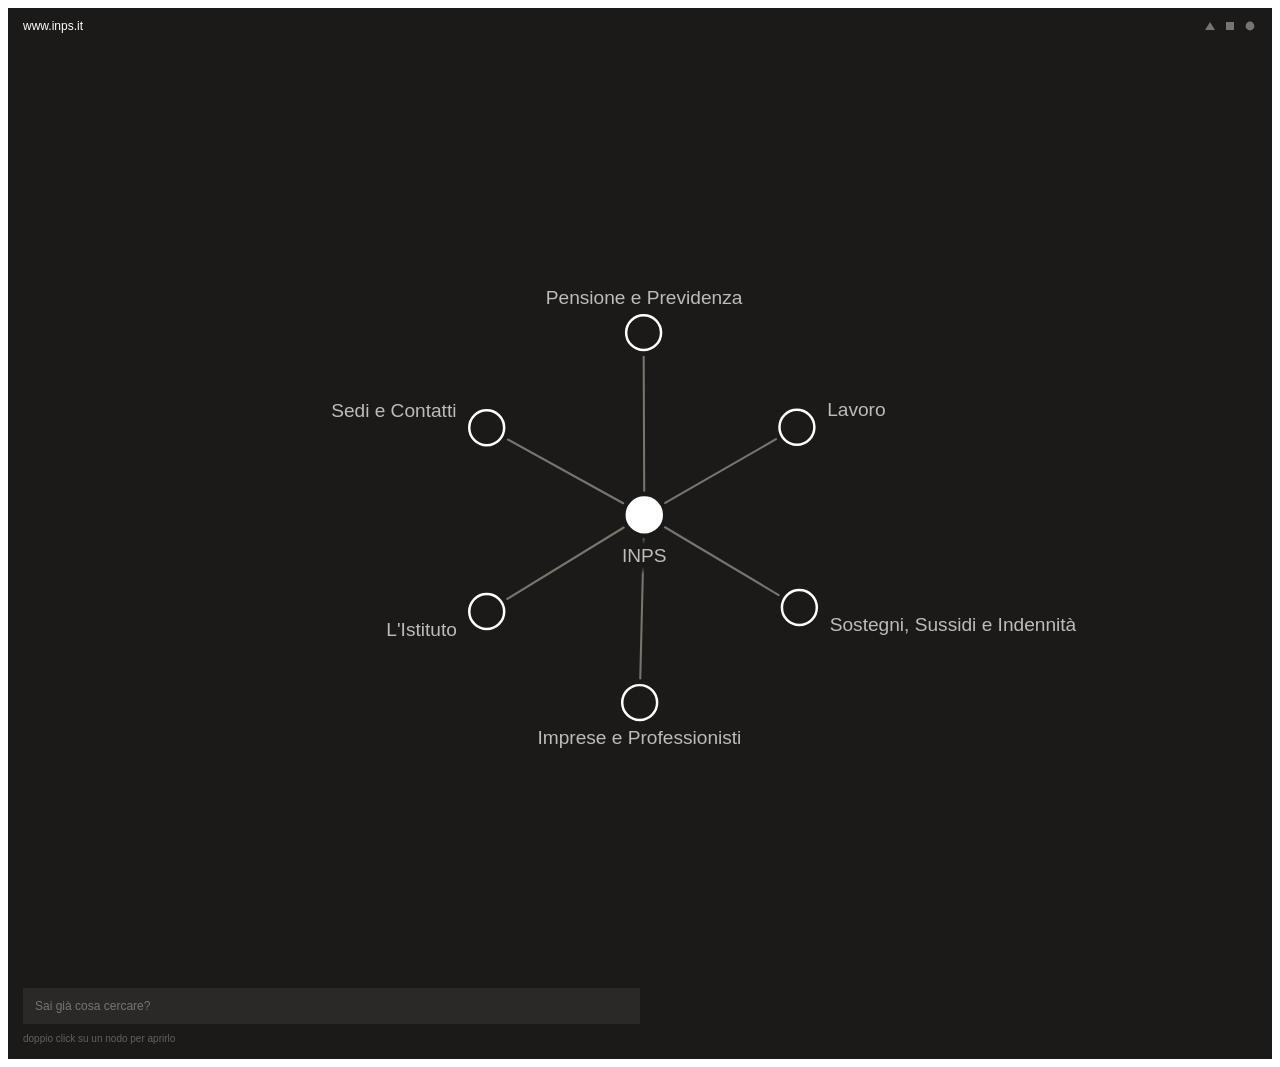
<file: Versione 1/index.html>
<style>
.vwrap{padding:0;}
.vpanel{background:#1b1a19;overflow:hidden;font-family:"Helvetica Neue",Helvetica,Arial,sans-serif;line-height:1.2;transition:opacity .3s ease;}
.vbar{display:flex;align-items:center;gap:10px;padding:11px 15px;}
.vaddr{font-size:12px;font-weight:500;color:#ffffff;}
.vicons{margin-left:auto;display:flex;align-items:center;gap:6px;}
.vicon{color:#76766f;cursor:pointer;display:inline-flex;transition:color .2s ease;}
.vicon:hover,.vicon.on{color:#b62118;}
.vfoot{padding:12px 15px;}
.vsearch{display:flex;align-items:center;width:50%;height:36px;padding:0 12px;background:#2a2927;box-sizing:border-box;}
.vsearch input{-webkit-appearance:none!important;appearance:none!important;border:0!important;border-radius:0!important;outline:0!important;box-shadow:none!important;background:transparent!important;margin:0!important;padding:0!important;height:100%!important;box-sizing:border-box!important;flex:1;font-size:12px;font-family:inherit;color:#ffffff;}
.vsearch input:focus,.vsearch input:focus-visible{outline:0!important;box-shadow:none!important;border:0!important;background:transparent!important;}
.vsearch input::placeholder{color:#76766f;}
.vstatus{font-size:10px;margin-top:9px;min-height:14px;overflow:hidden;}
.vstatus span{white-space:nowrap;overflow:hidden;text-overflow:ellipsis;color:#616160;}
.edge{stroke:#76766f;stroke-width:1.25;stroke-linecap:round;transition:stroke .3s,stroke-width .3s,opacity .5s;}
.edge.hot{stroke:#ffffff;stroke-width:2;}
.edge.redhot{stroke:#b62118;stroke-width:2.5;}
.edge.hid{opacity:0;}
.dot{cursor:pointer;transition:transform .2s ease-out,opacity .55s ease,stroke .3s;transform-box:fill-box;transform-origin:center;}
.dot.filled{fill:#ffffff;stroke:#ffffff;stroke-width:1.5;}
.dot.outline{fill:#1b1a19;stroke:#ffffff;stroke-width:1.5;}
.dot.redpath{stroke:#b62118;stroke-width:2;}
.dot.dim{stroke:#76766f;}
.dot.hid{opacity:0;pointer-events:none;}
.dot:hover{fill:#b62118;stroke:#b62118;transform:scale(1.4);}
.dot.home:hover{fill:#ffffff;stroke:#ffffff;transform:scale(1.4);}
.nlbl{font-size:11.5px;fill:#bdbcb8;font-family:"Helvetica Neue",Helvetica,Arial,sans-serif;pointer-events:none;transition:fill .3s ease;}
.nlbl.bright{fill:#ffffff;}
.nlbl.off{fill:#76766f;}
</style>
<div class="vwrap">
  <div class="vpanel" id="vpanel">
    <div class="vbar">
      <span class="vaddr">www.inps.it</span>
      <span class="vicons">
        <span class="vicon" id="vtri" title="apri lo schema completo" aria-label="schema completo"><svg width="14" height="14" viewBox="0 0 14 14" aria-hidden="true"><path d="M7 3 L12 11 L2 11 Z" fill="currentColor"/></svg></span>
        <span class="vicon" id="vfull" title="apri la vista affiancata (sito campione + mappa)" aria-label="apri vista affiancata"><svg width="14" height="14" viewBox="0 0 14 14" aria-hidden="true"><rect x="3" y="3" width="8" height="8" fill="currentColor"/></svg></span>
        <span class="vicon" id="vclose" title="Chiudi" aria-label="chiudi"><svg width="14" height="14" viewBox="0 0 14 14" aria-hidden="true"><circle cx="7" cy="7" r="4.4" fill="currentColor"/></svg></span>
      </span>
    </div>
    <svg id="vmap" width="100%" viewBox="0 0 760 560" role="img" style="display:block;background:#1b1a19;"></svg>
    <div class="vfoot">
      <div class="vsearch"><input id="vq" type="text" placeholder="Sai già cosa cercare?" aria-label="cerca nel sito"/></div>
      <div class="vstatus" id="vstatus"><span>doppio click su un nodo per aprirlo</span></div>
    </div>
  </div>
</div>
<script>
(function(){
  // Tutta la logica vive dentro boot(cfg): il pulsante "quadrato" apre una seconda
  // copia della mappa in una finestra separata (vedi openSplitView più sotto).
  // Per non mantenere due versioni del motore, quella copia viene generata al
  // volo con boot.toString() e rieseguita nel documento della nuova finestra con
  // misure diverse (più stretta e più alta). cfg porta solo i numeri che cambiano
  // fra le due viste: il resto del codice è identico in entrambe. Per questo
  // tutto ciò che serve (compreso NS) vive dentro boot: è il testo di boot stesso
  // a essere rieseguito nella nuova finestra, quindi non può dipendere da nulla
  // di esterno.
  function boot(cfg){
    var NS="http://www.w3.org/2000/svg";
    var E=function(t,a){var e=document.createElementNS(NS,t);for(var k in a)e.setAttribute(k,a[k]);return e;};
    var CX=cfg.CX, CY=cfg.CY, RAD=cfg.RAD, GAP=cfg.GAP, DEG=Math.PI/180, amp=cfg.amp, STAGGER=cfg.STAGGER, LOFF=cfg.LOFF;
    var VW=2*CX-40, VH=2*CY-40;
    var reduce = window.matchMedia && window.matchMedia('(prefers-reduced-motion: reduce)').matches;
    function easeOutCubic(t){return 1-Math.pow(1-t,3);}
    function easeOutBack(t){var c1=1.2,c3=c1+1;return 1+c3*Math.pow(t-1,3)+c1*Math.pow(t-1,2);}
    var _lmode="search", _full=false, _focusNode=null;
    function depthRadius(d){
      // I raggi sono definiti per il riquadro largo 760x560. Nella vista affiancata
      // il riquadro è più stretto, quindi vengono scalati sulla dimensione più
      // vincolante (di solito la larghezza), usando come riferimento il caso
      // originale (280 = metà dei 560 di altezza).
      var k = Math.min(CX,CY)/280;
      if(d<=1)return 116*k;
      if(_lmode==="hover"){if(d===2)return 200*k;return 300*k;}
      if(_lmode==="full"){if(d===2)return 210*k;return 312*k;}
      if(d===2)return 206*k;return 286*k;
    }
    var B="https://www.inps.it/it/it";
    var SC="https://www.inps.it/it/it/dettaglio-scheda.it.schede-servizio-strumento.schede-servizi.";
    var O=B+"/l-istituto/organi-istituzionali", S=B+"/l-istituto/struttura-organizzativa", CIV=O+"/consiglio-di-indirizzo-e-vigilanza--civ";
    var tree={label:"INPS",url:B+".html",children:[
      {label:"Pensione e Previdenza",url:B+"/previdenza.html",children:[
        {label:"Prestazioni",url:B+"/previdenza.html",children:[
          {label:"Domanda di pensione",url:B+"/previdenza/domanda-di-pensione.html"},
          {label:"Fondi e Gestioni",url:B+"/previdenza/fondi-e-gestioni.html"},
          {label:"Prestiti e anticipi",url:B+"/previdenza/prestiti-e-anticipi.html"},
          {label:"Benefici e detrazioni",url:B+"/previdenza/benefici-previdenziali-e-detrazioni.html"}
        ]},
        {label:"Contributi",url:B+"/previdenza.html",children:[
          {label:"Versamento Contributi",url:B+"/previdenza/versamento-contributi.html"},
          {label:"Accredito figurativi",url:B+"/previdenza/accredito-contributi-figurativi.html"},
          {label:"Rimborso di contributi",url:B+"/previdenza/rimborso-di-contributi.html"},
          {label:"Ricongiunzioni e riscatti",url:B+"/previdenza/ricongiunzioni-e-riscatti.html"}
        ]},
        {label:"Servizi",url:B+"/previdenza.html",children:[
          {label:"Cedolino della pensione",url:SC+"cedolino-della-pensione-50615.cedolino-della-pensione.html"},
          {label:"Visualizzazione indebiti",url:SC+"visualizzazione-indebiti.html"},
          {label:"Stato di una pratica",url:SC+"stato-di-una-pratica-o-di-una-domanda.html"}
        ]}
      ]},
      {label:"Lavoro",url:B+"/lavoro.html",children:[
        {label:"Tutele",url:B+"/lavoro.html",children:[
          {label:"Congedi e permessi",url:B+"/lavoro/congedi-permessi-e-certificati.html"},
          {label:"Disoccupazione",url:B+"/lavoro/disoccupazione.html"},
          {label:"Malattia",url:B+"/lavoro/malattia.html"},
          {label:"Integrazioni salariali",url:B+"/lavoro/integrazioni-salariali.html"}
        ]},
        {label:"Rapporti di lavoro",url:B+"/lavoro.html",children:[
          {label:"Contratti di lavoro",url:B+"/lavoro/contratti-rapporti-lavoro.html"},
          {label:"TFS/TFR",url:B+"/lavoro/tfs-tfr.html"},
          {label:"Concorsi INPS",url:B+"/lavoro/concorsi-interpelli-e-reclutamenti-inps.html"}
        ]},
        {label:"Contributi",url:B+"/lavoro.html",children:[
          {label:"Contributi dipendenti",url:B+"/lavoro/contributi-dipendenti-e-collaboratori.html"},
          {label:"Contributi figurativi",url:B+"/lavoro/contributi-figurativi-valorizzazione.html"},
          {label:"Fondi di garanzia",url:B+"/lavoro/fondo-di-garanzia.html"}
        ]}
      ]},
      {label:"Sostegni, Sussidi e Indennità",url:B+"/sostegni-sussidi-indennita.html",children:[
        {label:"Famiglia",url:B+"/sostegni-sussidi-indennita.html",children:[
          {label:"Per genitori",url:B+"/sostegni-sussidi-indennita/per-genitori.html"},
          {label:"Per nucleo familiare",url:B+"/sostegni-sussidi-indennita/per-nucleo-familiare.html"},
          {label:"Per superstiti/eredi",url:B+"/sostegni-sussidi-indennita/per-superstiti-eredi.html"}
        ]},
        {label:"Reddito e lavoro",url:B+"/sostegni-sussidi-indennita.html",children:[
          {label:"Per disoccupati",url:B+"/sostegni-sussidi-indennita/per-disoccupati.html"},
          {label:"Per basso reddito",url:B+"/sostegni-sussidi-indennita/per-persone-a-basso-reddito.html"}
        ]},
        {label:"Salute",url:B+"/sostegni-sussidi-indennita.html",children:[
          {label:"Per disabili e invalidi",url:B+"/sostegni-sussidi-indennita/per-disabili-invalidi-inabili.html"},
          {label:"Per malattia",url:B+"/sostegni-sussidi-indennita/per-malattia.html"},
          {label:"Per spese sanitarie",url:B+"/sostegni-sussidi-indennita/per-spese-sanitarie.html"}
        ]},
        {label:"Studio",url:B+"/sostegni-sussidi-indennita.html",children:[
          {label:"Studio e formazione",url:B+"/sostegni-sussidi-indennita/studio-e-formazione.html"}
        ]}
      ]},
      {label:"Imprese e Professionisti",url:B+"/imprese-e-liberi-professionisti.html",children:[
        {label:"Pagamenti",url:B+"/imprese-e-liberi-professionisti.html",children:[
          {label:"Rimborsi",url:B+"/imprese-e-liberi-professionisti/rimborsi.html"},
          {label:"Debiti contributivi",url:B+"/imprese-e-liberi-professionisti/debiti-contributivi.html"},
          {label:"Incentivi all'assunzione",url:B+"/imprese-e-liberi-professionisti/incentivi-all-assunzione.html"}
        ]},
        {label:"Gestione azienda",url:B+"/imprese-e-liberi-professionisti.html",children:[
          {label:"Apertura/chiusura attività",url:B+"/imprese-e-liberi-professionisti/apertura-variazione-chiusura-azienda-attivita.html"},
          {label:"Comunicazioni adempimenti",url:B+"/imprese-e-liberi-professionisti/comunicazioni-per-adempimenti-contributivi.html"},
          {label:"Certificazioni",url:B+"/imprese-e-liberi-professionisti/certificazioni-e-riconoscimenti.html"}
        ]},
        {label:"Sostegno",url:B+"/imprese-e-liberi-professionisti.html",children:[
          {label:"Cassa Integrazione",url:B+"/imprese-e-liberi-professionisti/cassa-integrazione-e-riqualificazione-del-personale.html"},
          {label:"Lavoratori licenziati",url:B+"/imprese-e-liberi-professionisti/sostegno-ai-lavoratori-licenziati.html"},
          {label:"Eventi Straordinari",url:B+"/imprese-e-liberi-professionisti/eventi-straordinari.html"}
        ]}
      ]},
      {label:"L'Istituto",url:B+"/l-istituto.html",children:[
        {label:"Organi istituzionali",url:O+".html",children:[
          {label:"Presidente",url:O+"/presidente.html"},
          {label:"Consiglio di Amministrazione",url:O+"/consiglio-di-amministrazione.html"},
          {label:"CIV",url:CIV+".html"},
          {label:"Collegio dei Sindaci",url:O+"/collegio-dei-sindaci.html"},
          {label:"Direttore Generale",url:O+"/direttore-generale.html"}
        ]},
        {label:"Struttura organizzativa",url:S+".html",children:[
          {label:"Direzione Comunicazione",url:S+"/direzioni-centrali/direzione-centrale-comunicazione.html"},
          {label:"Direzione Entrate",url:S+"/direzioni-centrali/direzione-centrale-entrate.html"},
          {label:"Direzione Pensioni",url:S+"/direzioni-centrali/direzione-centrale-pensioni.html"},
          {label:"Direzione Risorse umane",url:S+"/direzioni-centrali/direzione-centrale-risorse-umane.html"},
          {label:"Uffici centrali",url:S+"/uffici-centrali.html"}
        ]},
        {label:"Documenti CIV",url:CIV+".html",children:[
          {label:"Delibere e Odg",url:CIV+"/delibere-e-odg.html"},
          {label:"Atti di indirizzo",url:CIV+"/atti-di-indirizzo-e-vigilanza.html"},
          {label:"Relazioni di verifica",url:CIV+"/atti-di-indirizzo-e-vigilanza/relazioni-di-verifica.html"},
          {label:"Eventi e pubblicazioni",url:CIV+"/eventi-e-pubblicazioni-del-civ.html"}
        ]}
      ]},
      {label:"Sedi e Contatti",url:B+"/sedi-e-contatti.html",children:[
        {label:"Canali di contatto",url:B+"/sedi-e-contatti.html",children:[
          {label:"Contact Center",url:B+"/sedi-e-contatti/contact-center-multicanale.html"},
          {label:"INPS Risponde",url:B+"/sedi-e-contatti/inps-risponde.html"}
        ]},
        {label:"Sul territorio",url:B+"/sedi-e-contatti.html",children:[
          {label:"Trova la Sede",url:B+"/sedi-e-contatti/trova-la-sede.html"},
          {label:"Uffici di Patronato",url:B+"/sedi-e-contatti/uffici-di-patronato.html"}
        ]},
        {label:"Strumenti",url:B+"/sedi-e-contatti.html",children:[
          {label:"Mappa del sito",url:B+"/mappa-del-sito.html"},
          {label:"App INPS Mobile",url:B+"/dettaglio-scheda.it.app.app-inps-mobile.html"}
        ]}
      ]}
    ]};
    function norm(n){n.children=(n.children||[]).map(function(c){return norm(c);});return n;}
    norm(tree);

    var svg=document.getElementById("vmap");
    svg.setAttribute("viewBox","0 0 "+(2*CX)+" "+(2*CY)); // ridondante sulla pagina principale, ma tiene sincronizzata la finestra affiancata senza dover copiare i numeri a mano nel markup
    var defs=E("defs",{});
    defs.innerHTML='<radialGradient id="vhalo" cx="50%" cy="50%" r="50%"><stop offset="0%" stop-color="#1b1a19" stop-opacity="1"/><stop offset="60%" stop-color="#1b1a19" stop-opacity="1"/><stop offset="100%" stop-color="#1b1a19" stop-opacity="0"/></radialGradient><radialGradient id="vglow" cx="50%" cy="50%" r="50%"><stop offset="0%" stop-color="#2d1513" stop-opacity="1"/><stop offset="58%" stop-color="#241312" stop-opacity="0.97"/><stop offset="100%" stop-color="#1b1a19" stop-opacity="0"/></radialGradient>';
    svg.appendChild(defs);
    var cam=E("g",{}); svg.appendChild(cam);
    var edgeLayer=E("g",{}), haloLayer=E("g",{}), nodeLayer=E("g",{}), lblLayer=E("g",{}), focusLayer=E("g",{});
    cam.appendChild(edgeLayer);cam.appendChild(haloLayer);cam.appendChild(nodeLayer);cam.appendChild(lblLayer);cam.appendChild(focusLayer);
    var nodes=[], edges=[], sections=[], home, hoveredNode=null;
    function build(node,parent,depth){
      node.depth=depth;node.parent=parent;node.url=node.url||"#";
      node.bx=CX;node.by=CY;node.tx=CX;node.ty=CY;node.ox=0;node.oy=0;node._ang=0;node._rOff=0;node._dx=CX;node._dy=CY;
      node.rcur=depth<=1?RAD:0;node.appearing=false;node.appearStart=0;node.lblW=null;node.wob=1;node._rk=0;node._pr=1;
      node._lo=(depth<=1?1:0);node._ho=(depth<=1?1:0);node._ulo=0;node._ux1=CX;node._ux2=CX;node._uy=CY;
      node.p1=Math.random()*6.28;node.p2=Math.random()*6.28;node.hidden=depth>=2;
      node.fill=depth===0?"filled":"outline";node.dim=false;node.bright=false;node.redOutline=false;node._match=null;
      node._disp=node.label;node._curText=node.label;node._lyShift=0;node._lhidden=false;node._focus=false;
      node.el=E("circle",{class:"dot "+node.fill+(depth>=2?" hid":""),r:node.rcur,cx:CX,cy:CY});
      node.halo=E("ellipse",{fill:"url(#vhalo)",rx:0,ry:11.5,cx:CX,cy:CY,opacity:0,"pointer-events":"none"});
      node.lbl=E("text",{class:"nlbl",x:CX,y:CY,"text-anchor":"middle","dominant-baseline":"central"});
      node.lbl.style.opacity=node._lo; node.lbl.textContent=node.label;
      node.ul=E("line",{stroke:"#b62118","stroke-width":1.8,"stroke-linecap":"round","pointer-events":"none",x1:0,y1:0,x2:0,y2:0,opacity:0});
      haloLayer.appendChild(node.halo);nodeLayer.appendChild(node.el);lblLayer.appendChild(node.lbl);lblLayer.appendChild(node.ul);
      if(parent){node.inEdge={from:parent,to:node,el:E("line",{class:"edge"+(depth>=2?" hid":""),x1:CX,y1:CY,x2:CX,y2:CY})};edgeLayer.appendChild(node.inEdge.el);edges.push(node.inEdge);}
      nodes.push(node);if(depth===1)sections.push(node);
      node.children.forEach(function(c){build(c,node,depth+1);});
    }
    build(tree,null,0);home=tree;
    sections.forEach(function(s,i){s.angle0=(-90+i*(360/sections.length))*DEG;});

    function leafCount(n,inc){var k=n.children.filter(inc);if(!k.length)return 1;var s=0;for(var i=0;i<k.length;i++)s+=leafCount(k[i],inc);return s;}
    function layoutNode(node,a0,a1,inc){
      node._ang=(a0+a1)/2;
      if(node.depth>=1){var R=depthRadius(node.depth)+(node._rOff||0);node.tx=CX+R*Math.cos(node._ang);node.ty=CY+R*Math.sin(node._ang);}
      var kids=node.children.filter(inc);
      if(!kids.length)return;
      var tot=0,lc=[];for(var i=0;i<kids.length;i++){lc[i]=leafCount(kids[i],inc);tot+=lc[i];}
      if(!tot)tot=kids.length;
      var a=a0;
      for(var j=0;j<kids.length;j++){kids[j]._rOff=(j%2)*STAGGER;var w=(a1-a0)*(lc[j]/tot);layoutNode(kids[j],a,a+w,inc);a+=w;}
    }
    function bbox(pred,withLabels){
      var mnX=1e9,mnY=1e9,mxX=-1e9,mxY=-1e9,any=false;
      for(var i=0;i<nodes.length;i++){var n=nodes[i];if(!pred(n))continue;any=true;
        var pts=[[n.tx,n.ty]];
        if(withLabels){
          var w=(n.lblW||n.label.length*6.0)+12;
          if(n===home){pts.push([n.tx-w/2,n.ty+RAD+18]);pts.push([n.tx+w/2,n.ty+RAD+18]);}
          else{var ux=n.tx-CX,uy=n.ty-CY,L=Math.hypot(ux,uy)||1;var ax=n.tx+ux/L*LOFF,ay=n.ty+uy/L*LOFF;
            var tipx=(ux>=0)?ax+w:ax-w;pts.push([ax,ay]);pts.push([tipx,ay]);pts.push([n.tx,n.ty+13]);pts.push([n.tx,n.ty-13]);}
        }
        for(var p=0;p<pts.length;p++){var X=pts[p][0],Y=pts[p][1];if(X<mnX)mnX=X;if(X>mxX)mxX=X;if(Y<mnY)mnY=Y;if(Y>mxY)mxY=Y;}
      }
      return any?{minX:mnX,minY:mnY,maxX:mxX,maxY:mxY}:null;
    }

    function geoT(n,text,shift){
      n.lbl.textContent=text; var w; try{w=n.lbl.getComputedTextLength();}catch(e){w=text.length*6;}
      var lx,ly,anc;
      if(n===home){lx=n.tx;ly=n.ty+RAD+14+(shift||0);anc="middle";}
      else{var ux=n.tx-CX,uy=n.ty-CY,L=Math.hypot(ux,uy)||1;lx=n.tx+ux/L*LOFF;ly=n.ty+uy/L*LOFF+(shift||0);anc=(ux>4?"start":(ux<-4?"end":"middle"));}
      var x0=anc==="start"?lx:(anc==="end"?lx-w:lx-w/2);
      return {x0:x0,x1:x0+w,y0:ly-7,y1:ly+7,w:w};
    }
    function hit(b,list){for(var i=0;i<list.length;i++){var o=list[i];if(b.x0<o.x1+3&&b.x1>o.x0-3&&b.y0<o.y1+3&&b.y1>o.y0-3)return true;}return false;}
    function prioritySort(pri){return function(a,b){var pa=(a===pri?0:(a.bright?1:(a.redOutline?2:3+a.depth)));var pb=(b===pri?0:(b.bright?1:(b.redOutline?2:3+b.depth)));return pa-pb;};}
    function resetLabels(){nodes.forEach(function(n){n._lyShift=0;n._lhidden=false;n._disp=n.label;});}
    function finishLabels(vis){vis.forEach(function(n){n.lbl.textContent=n._disp;n._curText=n._disp;n.lblW=null;});}
    function resolveNudge(pri){
      resetLabels();
      var vis=nodes.filter(function(n){return !n.hidden;});
      vis.sort(prioritySort(pri));
      var boxes=[],shifts=[0,13,-13,22,-22,31,-31];
      vis.forEach(function(n){
        var chosen=null,cs=0;
        for(var s=0;s<shifts.length;s++){var g=geoT(n,n.label,shifts[s]);if(!hit(g,boxes)){chosen=g;cs=shifts[s];break;}}
        if(!chosen){chosen=geoT(n,n.label,0);cs=0;}
        n._lyShift=cs;boxes.push(chosen);
      });
      finishLabels(vis);
    }
    function resolveTruncate(pri){
      // Due nodi vicini nello schema completo restano quasi sempre alla stessa
      // altezza: accorciare il testo non basta a separarli. Come in resolveNudge per
      // la mappa normale, si tentano prima tutti gli spostamenti verticali con il
      // nome per intero; il taglio con i puntini è l'ultima risorsa, e anche in quel
      // caso si provano le stesse posizioni alternative.
      resetLabels();
      var vis=nodes.filter(function(n){return !n.hidden;});
      vis.sort(prioritySort(pri));
      var boxes=[],shifts=[0,13,-13,22,-22,31,-31];
      vis.forEach(function(n){
        var full=n.label,chosen=null,cs=0,text=full;
        for(var s=0;s<shifts.length;s++){
          var g=geoT(n,full,shifts[s]);
          if(!hit(g,boxes)){chosen=g;cs=shifts[s];break;}
        }
        if(!chosen){
          for(var k=full.length-1;k>=3&&!chosen;k--){
            var t=full.slice(0,k)+"…";
            for(var s2=0;s2<shifts.length;s2++){
              var gg=geoT(n,t,shifts[s2]);
              if(!hit(gg,boxes)){chosen=gg;cs=shifts[s2];text=t;break;}
            }
          }
        }
        if(!chosen){text=(full.length<=4)?full:(full.slice(0,3)+"…");chosen=geoT(n,text,0);cs=0;}
        n._disp=text;n._lyShift=cs;boxes.push(chosen);
      });
      finishLabels(vis);
    }

    var statusSpan=document.querySelector("#vstatus span");
    function setStatus(txt){statusSpan.textContent=txt;}
    function cleanUrl(u){u=(u||'').replace(/^https?:\/\//,'');if(u.length>62)u=u.slice(0,59)+'…';return u;}
    function applyVisual(n){
      n.el.setAttribute("class","dot "+n.fill+(n===home?" home":"")+(n.hidden?" hid":"")+(n.dim?" dim":"")+(n.redOutline?" redpath":""));
      n.lbl.setAttribute("class","nlbl"+((n.bright||n.redOutline)?" bright":"")+(n.dim?" off":""));
      if(n.inEdge)n.inEdge.el.classList.toggle("hid",n.hidden);
    }
    function triggerAppear(list,now0){
      list.forEach(function(n){n._rk=Math.random();});
      list.sort(function(a,b){return a.depth-b.depth||a._rk-b._rk;});
      list.forEach(function(n,k){n.appearing=true;n.appearStart=now0+k*120+Math.random()*55;n.bx=n.parent.bx;n.by=n.parent.by;n.rcur=0;n._lo=0;n._ho=0;});
    }
    function clearMatches(){nodes.forEach(function(n){n._match=null;});}
    function clearRed(){nodes.forEach(function(n){n.redOutline=false;});nodes.forEach(applyVisual);edges.forEach(function(e){e.el.classList.remove("redhot");});}

    function moveToFocus(n){
      if(!n||n===home)return;
      n.halo.setAttribute("fill","url(#vglow)");
      focusLayer.appendChild(n.halo);focusLayer.appendChild(n.lbl);focusLayer.appendChild(n.ul);
      // n.el (il pallino) di proposito NON viene spostato qui. Portarlo avanti e
      // indietro fra i gruppi mentre il mouse è sopra gli fa perdere per un frame
      // lo stato :hover del CSS (o interrompe la transizione dello scale), con uno
      // sfarfallio sul nodo appena lasciato. L'alone e l'etichetta in primo piano
      // bastano per la leggibilità: il pallino resta nel suo layer normale.
      n._focus=true;
    }
    function clearFocus(n){
      if(!n)return;
      n.halo.setAttribute("fill","url(#vhalo)");
      haloLayer.appendChild(n.halo);lblLayer.appendChild(n.lbl);lblLayer.appendChild(n.ul);
      n._focus=false;
    }
    function applyFocus(n){if(_focusNode&&_focusNode!==n)clearFocus(_focusNode);if(n&&n!==home){moveToFocus(n);_focusNode=n;}else{_focusNode=null;}}

    function setLayout(H,red){
      if(red===undefined)red=true;
      _lmode="hover";
      clearMatches();
      nodes.forEach(function(n){n._oldHidden=n.hidden;});
      nodes.forEach(function(n){n._vis=(n.depth<=1);n._exp=false;n.bright=false;n.dim=false;n.redOutline=false;n.fill=(n===home?"filled":"outline");n._rOff=0;});
      var section=null,redPath=[];
      if(H){section=H;while(section.depth>1)section=section.parent;
        for(var pp=H;pp&&pp.depth>=1;pp=pp.parent){if(pp.children.length)pp._exp=true;}
        for(var qq=H;qq;qq=qq.parent)redPath.push(qq);}
      var asc=nodes.slice().sort(function(a,b){return a.depth-b.depth;});
      asc.forEach(function(n){if(n.depth>1)n._vis=n.parent._vis&&n.parent._exp;});
      home.tx=CX;home.ty=CY;home._ang=0;
      sections.forEach(function(s){var R=depthRadius(1);s.tx=CX+R*Math.cos(s.angle0);s.ty=CY+R*Math.sin(s.angle0);s._ang=s.angle0;});
      if(section){
        var lc=leafCount(section,function(n){return n._vis;});
        var wdeg=Math.max(58,Math.min(150,lc*13));
        var W=wdeg*DEG;
        layoutNode(section, section.angle0-W/2, section.angle0+W/2, function(n){return n._vis;});
        sections.forEach(function(s){if(s!==section)s.dim=true;});
      }
      nodes.forEach(function(n){if(n.depth>=2)n.hidden=!n._vis;});
      asc.forEach(function(n){if(n.depth>=2&&n.hidden){n.tx=n.parent.tx;n.ty=n.parent.ty;}});
      if(red)redPath.forEach(function(n){if(n!==home)n.redOutline=true;});
      var newly=[];asc.forEach(function(n){if(n._oldHidden&&!n.hidden&&n.parent)newly.push(n);});
      triggerAppear(newly,performance.now());
      nodes.forEach(applyVisual);
      edges.forEach(function(e){e.el.classList.remove("hot");e.el.classList.remove("redhot");});
      if(red)redPath.forEach(function(node){if(node.inEdge)node.inEdge.el.classList.add("redhot");});
      resolveNudge(H||null);
      if(section){cam.mode="hover";cam.box=bbox(function(n){return !n.hidden&&!n.dim;},true);}
      else{cam.mode="idle";cam.box=null;}
    }

    function searchLayout(matches){
      _lmode="search";
      nodes.forEach(function(n){n._oldHidden=n.hidden;});
      var revealed={};function reveal(n){for(var p=n;p;p=p.parent)revealed[nodes.indexOf(p)]=true;}
      matches.forEach(reveal);
      function isRev(n){return revealed[nodes.indexOf(n)]===true;}
      nodes.forEach(function(n){n.bright=false;n.dim=false;n.redOutline=false;n.fill=(n===home?"filled":"outline");n._rOff=0;});
      nodes.forEach(function(n){n.hidden=(n!==home)&&!isRev(n);});
      home.tx=CX;home.ty=CY;home._ang=0;
      sections.forEach(function(s){var R=depthRadius(1);s.tx=CX+R*Math.cos(s.angle0);s.ty=CY+R*Math.sin(s.angle0);s._ang=s.angle0;});
      var inc=function(n){return isRev(n);};
      var revSecs=sections.filter(isRev).sort(function(a,b){return a.angle0-b.angle0;});
      if(revSecs.length){
        var ns=revSecs.length, gap=(ns>1?9*DEG:0), usable=2*Math.PI-gap*ns;
        var tot=0,lc=[];revSecs.forEach(function(s,i){lc[i]=leafCount(s,inc);tot+=lc[i];});if(!tot)tot=ns;
        var a=-Math.PI/2;
        revSecs.forEach(function(s,i){var w=usable*(lc[i]/tot);layoutNode(s,a,a+w,inc);a+=w+gap;});
      }
      nodes.forEach(function(n){if(n.hidden){n.tx=home.tx;n.ty=home.ty;}});
      matches.forEach(function(m){m.fill="filled";m.bright=true;});
      var newly=[];nodes.slice().sort(function(a,b){return a.depth-b.depth;}).forEach(function(n){if(n._oldHidden&&!n.hidden&&n.parent)newly.push(n);});
      triggerAppear(newly,performance.now());
      nodes.forEach(applyVisual);
      edges.forEach(function(e){e.el.classList.remove("redhot");e.el.classList.toggle("hot",!e.to.hidden&&!e.from.hidden);});
      resolveNudge(null);
      cam.box=bbox(function(n){return !n.hidden;},true);cam.mode="search";
    }

    function openAll(){
      _full=true;_lmode="full";clearMatches();
      nodes.forEach(function(n){n._oldHidden=n.hidden;});
      nodes.forEach(function(n){n.bright=false;n.dim=false;n.redOutline=false;n.fill=(n===home?"filled":"outline");n._rOff=0;n.hidden=false;});
      home.tx=CX;home.ty=CY;home._ang=0;
      var inc=function(){return true;};
      // Gap di 9° fra le sezioni (uguale a quello della ricerca): dà più respiro
      // fra un ramo e l'altro prima ancora che entri in gioco resolveTruncate —
      // meno affollamento a monte, meno lavoro a valle per separare le etichette.
      var ns=sections.length, gap=9*DEG, usable=2*Math.PI-gap*ns;
      var tot=0,lc=[];sections.forEach(function(s,i){lc[i]=leafCount(s,inc);tot+=lc[i];});if(!tot)tot=ns;
      var a=-Math.PI/2;
      sections.forEach(function(s,i){var w=usable*(lc[i]/tot);layoutNode(s,a,a+w,inc);a+=w+gap;});
      var newly=[];nodes.slice().sort(function(a,b){return a.depth-b.depth;}).forEach(function(n){if(n._oldHidden&&!n.hidden&&n.parent)newly.push(n);});
      triggerAppear(newly,performance.now());
      nodes.forEach(applyVisual);
      edges.forEach(function(e){e.el.classList.remove("redhot");e.el.classList.remove("hot");});
      // Agganciato (zoomato) mostro i nomi per intero, solo spostati per non toccarsi;
      // negli altri contesti (inquadratura che tiene tutto) accorcio coi puntini.
      (ctxMode()==="docked"?resolveNudge:resolveTruncate)(null);
      cam.box=bbox(function(n){return !n.hidden;},true);cam.mode="search";
    }
    function highlightInFull(H){
      nodes.forEach(function(n){n.redOutline=false;});
      for(var qq=H;qq&&qq!==home;qq=qq.parent)qq.redOutline=true;
      nodes.forEach(applyVisual);
      edges.forEach(function(e){e.el.classList.remove("redhot");});
      for(var p=H;p&&p.parent;p=p.parent){if(p.inEdge)p.inEdge.el.classList.add("redhot");}
      (ctxMode()==="docked"?resolveNudge:resolveTruncate)(H);
    }

    function qval(){var q=document.getElementById("vq");return q?q.value.trim():"";}
    nodes.forEach(function(n){
      n.el.addEventListener("mouseenter",function(){
        if(qval())return;
        if(n===home){hoveredNode=null;applyFocus(null);if(_full){clearRed();resolveTruncate(null);setStatus("schema completo · posati su un nodo");}else{setLayout(null);setStatus("doppio click su un nodo per aprirlo");}return;}
        hoveredNode=n;
        if(_full){highlightInFull(n);}else{setLayout(n,true);}
        applyFocus(n);
        setStatus("doppio click per aprire: "+cleanUrl(n.url));
      });
      n.el.addEventListener("mouseleave",function(){if(hoveredNode===n)hoveredNode=null;});
      n.el.addEventListener("dblclick",function(){if(n.hidden)return;if(n.url&&n.url!=="#")window.open(n.url,"_blank","noopener");});
    });

    function search(raw){
      var q=(raw||"").trim().toLowerCase();
      clearMatches();hoveredNode=null;applyFocus(null);
      if(!q){if(_full){openAll();setStatus("schema completo · posati su un nodo");}else{setLayout(null);setStatus("doppio click su un nodo per aprirlo");}return;}
      var matches=nodes.filter(function(n){return n.label.toLowerCase().indexOf(q)>-1;});
      if(matches.length===0){setLayout(null);setStatus("nessun risultato per «"+raw.trim()+"»");return;}
      matches.forEach(function(n){n._match={start:n.label.toLowerCase().indexOf(q),len:q.length};});
      searchLayout(matches);
      var word=matches.length===1?"risultato":"risultati";
      setStatus(matches.length+" "+word+" · doppio click per aprire");
    }
    document.getElementById("vq").addEventListener("input",function(){search(this.value);});
    document.getElementById("vtri").addEventListener("click",function(){
      if(_full){_full=false;applyFocus(null);setLayout(null);setStatus("doppio click su un nodo per aprirlo");this.classList.remove("on");}
      else{openAll();setStatus("schema completo · posati su un nodo");this.classList.add("on");}
    });

    // Il quadrato apre una vista affiancata: un sito campione a sinistra e, a
    // destra, questa stessa mappa in una colonna più stretta e più alta (una vera
    // "finestra divisa" del sistema operativo non è qualcosa che una pagina web
    // possa comandare per motivi di sicurezza del browser, quindi l'effetto è
    // ricreato con due riquadri dentro un'unica finestra nuova, che è l'equivalente
    // pratico più vicino). openSplitView vive dentro boot proprio per poter essere
    // rigenerata via boot.toString() e rieseguita nel documento della finestra
    // aperta, con cfg diverso: stessa logica, misure diverse.
    function openSplitView(){
      var w=window.open("","_blank","width=1180,height=880");
      if(!w){setStatus("il browser ha bloccato il pop-up: consenti le finestre per la vista affiancata");return;}
      var vCfg={CX:230,CY:360,RAD:10.5,GAP:4,amp:2.0,STAGGER:38,LOFF:19,closeAction:"window",followZoom:1.7};
      var appMarkup=
        '<div class="vpanel" id="vpanel">'+
          '<div class="vbar">'+
            '<span class="vaddr">www.inps.it</span>'+
            '<span class="vicons">'+
              '<span class="vicon" id="vtri" title="apri lo schema completo" aria-label="schema completo"><svg width="14" height="14" viewBox="0 0 14 14" aria-hidden="true"><path d="M7 3 L12 11 L2 11 Z" fill="currentColor"/></svg></span>'+
              '<span class="vicon" id="vfloat" title="finestra a parte sopra il sito" aria-label="finestra a parte sopra il sito"><svg width="14" height="14" viewBox="0 0 14 14" aria-hidden="true"><rect x="3" y="3" width="8" height="8" fill="currentColor"/></svg></span>'+
              '<span class="vicon" id="vclose" title="Chiudi" aria-label="chiudi"><svg width="14" height="14" viewBox="0 0 14 14" aria-hidden="true"><circle cx="7" cy="7" r="4.4" fill="currentColor"/></svg></span>'+
            '</span>'+
          '</div>'+
          '<svg id="vmap" width="100%" viewBox="0 0 '+(2*vCfg.CX)+' '+(2*vCfg.CY)+'" role="img" style="display:block;background:#1b1a19;"></svg>'+
          '<div class="vfoot">'+
            '<div class="vsearch"><input id="vq" type="text" placeholder="Sai già cosa cercare?" aria-label="cerca nel sito"/></div>'+
            '<div class="vstatus" id="vstatus"><span>doppio click su un nodo per aprirlo</span></div>'+
          '</div>'+
        '</div>';
      // Il sito INPS vieta di essere incluso in un frame (X-Frame-Options): un
      // iframe resterebbe vuoto con "Connessione negata". Il riquadro di sinistra
      // è quindi una riproduzione statica e fedele della home inps.it, in puro
      // HTML/CSS: si carica sempre, resta leggera e non dipende dai permessi del
      // sito reale.
      function inpsCard(tag,date,title,blurb){
        return '<div class="inps-card"><div class="inps-card-top"><span class="inps-card-ico"></span>'+
          '<span class="inps-card-tag">'+tag+(date?' <span class="inps-card-date">'+date+'</span>':'')+'</span></div>'+
          '<div class="inps-card-title">'+title+'</div><div class="inps-card-blurb">'+blurb+'</div>'+
          '<div class="inps-card-more">'+(tag==='Servizio'?'Accedi al servizio':'Scopri di più')+' \u2192</div></div>';
      }
      var inpsSwirl='<svg width="40" height="26" viewBox="0 0 40 26" aria-hidden="true"><path d="M6 13 C6 6.4 13 6.4 18.5 13 C24 19.6 31 19.6 31 13 C31 6.4 24 6.4 18.5 13 C13 19.6 6 19.6 6 13 Z" fill="none" stroke="#0059a9" stroke-width="3.4" stroke-linecap="round"/></svg>';
      var inpsSearchIco='<svg width="17" height="17" viewBox="0 0 24 24" fill="none" stroke="#0059a9" stroke-width="2.2" stroke-linecap="round"><circle cx="10.5" cy="10.5" r="7"/><line x1="15.8" y1="15.8" x2="21" y2="21"/></svg>';
      var sampleMarkup=
        '<div class="samplepane">'+
          '<div class="sampleview">'+
            '<div class="inps">'+
              '<div class="inps-utility"><div class="inps-wrap inps-utility-in">'+
                '<nav class="inps-util-links"><a>L\'Istituto</a><a>INPS Comunica</a><a>Dati e Bilanci</a><a>Avvisi, Bandi e Fatturazione</a><a>Sedi e Contatti</a><a>Assistenza</a></nav>'+
                '<div class="inps-util-right"><span class="inps-lang">ITA \u25be</span><button class="inps-login">Accedi</button></div>'+
              '</div></div>'+
              '<div class="inps-head"><div class="inps-wrap inps-head-in">'+
                '<div class="inps-logo"><span class="inps-logo-mark">'+inpsSwirl+'</span><span class="inps-logo-text">INPS</span></div>'+
                '<div class="inps-search">'+inpsSearchIco+'<input value="" placeholder="Cerca servizi, informazioni, strumenti. Es.: \u2018Pensione di vecchiaia\u2019" readonly></div>'+
              '</div></div>'+
              '<div class="inps-nav"><div class="inps-wrap inps-nav-in">'+
                '<a class="inps-nav-item">Pensione e Previdenza \u25be</a>'+
                '<a class="inps-nav-item">Lavoro \u25be</a>'+
                '<a class="inps-nav-item">Sostegni, Sussidi e Indennità \u25be</a>'+
                '<a class="inps-nav-item">Imprese e Liberi Professionisti \u25be</a>'+
              '</div></div>'+
              '<div class="inps-wrap"><div class="inps-hero">'+
                '<div class="inps-hero-txt"><h1>L\'INPS è sempre con te.</h1><p>Scopri i servizi e gli strumenti per la tua vita quotidiana.</p><button class="inps-hero-btn">Entra in MyINPS</button></div>'+
                '<div class="inps-hero-img"></div>'+
              '</div></div>'+
              '<div class="inps-wrap"><h2 class="inps-section-title">In evidenza</h2>'+
                '<div class="inps-cards">'+
                  inpsCard('Notizia','15/05/2024','Assegno Unico e Universale Figli','Importi, requisiti e come fare domanda.')+
                  inpsCard('Notizia','10/05/2024','Bonus Psicologo','Al via le domande per il contributo, sessione 2024.')+
                  inpsCard('Notizia','08/05/2024','Congedo Parentale','Novità e aggiornamenti sulle modalità di fruizione.')+
                  inpsCard('Servizio','','Estratto Conto Contributivo','Verifica la tua posizione assicurativa.')+
                '</div>'+
              '</div>'+
            '</div>'+
          '</div>'+
        '</div>';
      var css=
        "@import url('https://fonts.googleapis.com/css2?family=Titillium+Web:wght@300;400;600;700;900&display=swap');"+
        "*{box-sizing:border-box;}"+
        "html,body{margin:0;height:100%;background:#141413;}"+
        "body{display:flex;font-family:'Helvetica Neue',Helvetica,Arial,sans-serif;}"+
        ".splitwrap{display:flex;width:100%;height:100%;}"+
        ".samplepane{flex:1 1 auto;min-width:0;display:flex;flex-direction:column;overflow:hidden;background:#ffffff;}"+
        ".sampleview{position:relative;flex:1 1 auto;min-height:0;overflow:auto;background:#ffffff;}"+
        // --- Riproduzione statica della home INPS (font reale Titillium Web) ---
        ".inps{background:#ffffff;color:#1b1b1b;min-height:100%;font-family:'Titillium Web','Helvetica Neue',Helvetica,Arial,sans-serif;}"+
        ".inps-wrap{max-width:1080px;margin:0 auto;padding:0 24px;}"+
        ".inps-utility{border-bottom:1px solid #eaeaea;}"+
        ".inps-utility-in{display:flex;align-items:center;justify-content:space-between;gap:14px;min-height:42px;flex-wrap:wrap;}"+
        ".inps-util-links{display:flex;gap:17px;flex-wrap:wrap;}"+
        ".inps-util-links a{font-size:12px;color:#26537e;text-decoration:none;white-space:nowrap;cursor:pointer;}"+
        ".inps-util-right{display:flex;align-items:center;gap:14px;}"+
        ".inps-lang{font-size:12px;color:#26537e;}"+
        ".inps-login{background:#0059a9;color:#fff;border:0;border-radius:4px;padding:8px 20px;font-size:13px;font-weight:700;cursor:pointer;}"+
        ".inps-head-in{display:flex;align-items:center;gap:26px;padding:16px 0;}"+
        ".inps-logo{display:flex;align-items:center;gap:9px;flex:0 0 auto;}"+
        ".inps-logo-mark{display:inline-flex;}"+
        ".inps-logo-text{font-size:27px;font-weight:700;letter-spacing:.04em;color:#0059a9;}"+
        ".inps-search{flex:1;min-width:0;display:flex;align-items:center;gap:11px;border:1px solid #cfd6dd;border-radius:6px;padding:0 16px;height:46px;background:#fff;}"+
        ".inps-search-ico{color:#0059a9;display:inline-flex;flex:0 0 auto;}"+
        ".inps-search input{border:0;outline:0;flex:1;min-width:0;font-size:14px;font-family:inherit;color:#5b6470;background:transparent;}"+
        ".inps-nav{border-top:1px solid #ededed;border-bottom:1px solid #ededed;background:#fff;}"+
        ".inps-nav-in{display:flex;gap:32px;min-height:52px;align-items:center;flex-wrap:wrap;}"+
        ".inps-nav-item{font-size:14px;font-weight:700;color:#003366;text-decoration:none;white-space:nowrap;cursor:pointer;}"+
        ".inps-hero{margin:24px 0;border-radius:8px;overflow:hidden;display:flex;min-height:220px;background:linear-gradient(115deg,#0a4f9e,#0b57a4 55%,#1466bd);}"+
        ".inps-hero-txt{flex:1 1 58%;padding:40px;color:#fff;display:flex;flex-direction:column;justify-content:center;gap:14px;}"+
        ".inps-hero-txt h1{margin:0;font-size:32px;font-weight:700;line-height:1.08;}"+
        ".inps-hero-txt p{margin:0;font-size:16px;font-weight:400;opacity:.94;max-width:340px;line-height:1.4;}"+
        ".inps-hero-btn{align-self:flex-start;margin-top:8px;background:#fff;color:#0059a9;border:0;border-radius:6px;padding:12px 22px;font-size:14px;font-weight:700;cursor:pointer;}"+
        ".inps-hero-img{flex:0 0 40%;background:linear-gradient(160deg,#0d4d94,#08386e),repeating-linear-gradient(90deg,transparent 0 22px,rgba(255,255,255,.05) 22px 24px),repeating-linear-gradient(0deg,transparent 0 22px,rgba(255,255,255,.05) 22px 24px);}"+
        ".inps-section-title{font-size:22px;font-weight:700;color:#003366;margin:8px 0 16px;}"+
        ".inps-cards{display:grid;grid-template-columns:repeat(4,1fr);gap:16px;padding-bottom:30px;}"+
        ".inps-card{border:1px solid #e6e6e6;border-radius:8px;padding:18px;display:flex;flex-direction:column;gap:9px;background:#fff;}"+
        ".inps-card-top{display:flex;align-items:center;gap:8px;}"+
        ".inps-card-ico{width:26px;height:26px;border-radius:6px;background:#e3edf7;flex:0 0 auto;}"+
        ".inps-card-tag{font-size:11px;font-weight:600;color:#6a7382;text-transform:uppercase;letter-spacing:.04em;}"+
        ".inps-card-date{color:#9aa1ac;font-weight:400;}"+
        ".inps-card-title{font-size:15px;font-weight:700;color:#14203a;line-height:1.25;}"+
        ".inps-card-blurb{font-size:13px;color:#5c636e;line-height:1.35;flex:1;}"+
        ".inps-card-more{font-size:13px;font-weight:700;color:#0059a9;}"+
        "@media(max-width:860px){.inps-cards{grid-template-columns:repeat(2,1fr);}.inps-hero-img{display:none;}}"+
        "@media(max-width:520px){.inps-cards{grid-template-columns:1fr;}.inps-hero-txt h1{font-size:26px;}}"+
        // La mappa affiancata: margini laterali ridotti e larghezza responsive, con
        // minimo e massimo, così il riquadro resta usabile anche nel suo formato nativo.
        ".apppane{flex:0 1 clamp(320px,42%,540px);min-width:300px;padding:12px;display:flex;align-items:flex-start;justify-content:center;background:#18100f;border-left:1px solid #2a2927;}"+
        // --- Finestra staccata (il quadrato la attiva): riquadro QUADRATO in alto a destra.
        // Il pannello diventa colonna flex (barra + mappa + ricerca) e la mappa (#vmap) prende
        // tutta l'altezza centrale; il suo viewBox viene riadattato via JS al riquadro reale.
        ".splitwrap.floating .samplepane{flex:1 1 100%;}"+
        ".splitwrap.floating .apppane{position:fixed;top:22px;right:22px;bottom:auto;left:auto;flex:none;width:440px;height:440px;min-width:0;max-width:calc(100vw - 44px);max-height:calc(100vh - 44px);padding:0;background:transparent;border-left:0;box-shadow:0 22px 60px rgba(0,0,0,.6);border-radius:12px;z-index:50;}"+
        ".splitwrap.floating .apppane .vpanel{height:100%;display:flex;flex-direction:column;border-radius:12px;box-shadow:0 0 0 1px rgba(255,255,255,.06);}"+
        ".splitwrap.floating .apppane #vmap{flex:1 1 0%;min-height:0;width:100%;}"+
        ".splitwrap.floating .apppane .vbar,.splitwrap.floating .apppane .vfoot{flex:0 0 auto;}"+
        ".vpanel{background:#1b1a19;overflow:hidden;font-family:inherit;line-height:1.2;width:100%;border-radius:10px;}"+
        ".vbar{display:flex;align-items:center;gap:10px;padding:11px 15px;}"+
        ".vaddr{font-size:12px;font-weight:500;color:#ffffff;}"+
        ".vicons{margin-left:auto;display:flex;align-items:center;gap:6px;}"+
        ".vicon{color:#76766f;cursor:pointer;display:inline-flex;transition:color .2s ease;}"+
        ".vicon:hover,.vicon.on{color:#b62118;}"+
        ".vfoot{padding:12px 15px;}"+
        ".vsearch{display:flex;align-items:center;width:88%;height:36px;padding:0 12px;background:#2a2927;box-sizing:border-box;}"+
        ".vsearch input{-webkit-appearance:none!important;appearance:none!important;border:0!important;border-radius:0!important;outline:0!important;box-shadow:none!important;background:transparent!important;margin:0!important;padding:0!important;height:100%!important;box-sizing:border-box!important;flex:1;font-size:12px;font-family:inherit;color:#ffffff;}"+
        ".vsearch input::placeholder{color:#76766f;}"+
        ".vstatus{font-size:10px;margin-top:9px;min-height:14px;overflow:hidden;}"+
        ".vstatus span{white-space:nowrap;overflow:hidden;text-overflow:ellipsis;color:#616160;}"+
        ".edge{stroke:#76766f;stroke-width:1.25;stroke-linecap:round;transition:stroke .3s,stroke-width .3s,opacity .5s;}"+
        ".edge.hot{stroke:#ffffff;stroke-width:2;}"+
        ".edge.redhot{stroke:#b62118;stroke-width:2.5;}"+
        ".edge.hid{opacity:0;}"+
        ".dot{cursor:pointer;transition:transform .2s ease-out,opacity .55s ease,stroke .3s;transform-box:fill-box;transform-origin:center;}"+
        ".dot.filled{fill:#ffffff;stroke:#ffffff;stroke-width:1.5;}"+
        ".dot.outline{fill:#1b1a19;stroke:#ffffff;stroke-width:1.5;}"+
        ".dot.redpath{stroke:#b62118;stroke-width:2;}"+
        ".dot.dim{stroke:#76766f;}"+
        ".dot.hid{opacity:0;pointer-events:none;}"+
        ".dot:hover{fill:#b62118;stroke:#b62118;transform:scale(1.4);}"+
        ".dot.home:hover{fill:#ffffff;stroke:#ffffff;transform:scale(1.4);}"+
        ".nlbl{font-size:11.5px;fill:#bdbcb8;font-family:inherit;pointer-events:none;transition:fill .3s ease;}"+
        ".nlbl.bright{fill:#ffffff;}"+
        ".nlbl.off{fill:#76766f;}";
      var doc=
        "<!DOCTYPE html><html lang='it'><head><meta charset='utf-8'>"+
        "<title>Mappa del sito — vista affiancata</title>"+
        "<style>"+css+"</style></head><body>"+
        "<div class='splitwrap'>"+sampleMarkup+"<div class='apppane'>"+appMarkup+"</div></div>"+
        "<script>("+boot.toString()+")("+JSON.stringify(vCfg)+");<\/script>"+
        "</body></html>";
      w.document.open();w.document.write(doc);w.document.close();
    }
    var vfullBtn=document.getElementById("vfull");
    if(vfullBtn){vfullBtn.addEventListener("click",function(){openSplitView();});}

    // Il quadrato nella finestra affiancata: fa "staccare" la mappa in un riquadro
    // mobile appoggiato SOPRA il sito e, ripremuto, la riaggancia di fianco.
    // Esiste solo nella finestra affiancata (nella vista principale al suo posto
    // c'è vfull, che invece apre la finestra affiancata), quindi qui si controlla
    // prima che il pulsante e lo split ci siano davvero.
    var vfloatBtn=document.getElementById("vfloat");
    if(vfloatBtn){vfloatBtn.addEventListener("click",function(){
      var wrap=document.querySelector(".splitwrap");if(!wrap)return;
      var floating=wrap.classList.toggle("floating");
      vfloatBtn.classList.toggle("on",floating);
      vfloatBtn.setAttribute("title",floating?"riaggancia la mappa di fianco":"finestra a parte sopra il sito");
      // Staccando la finestra diventa QUADRATA: la forma del riquadro mappa cambia,
      // quindi rimisuro e riadatto il viewBox al nuovo rapporto (e lo ripristino
      // portrait quando si riaggancia). Deferito a rAF così misuro a layout applicato.
      hoveredNode=null;applyFocus(null);
      setStatus(_full?"schema completo · posati su un nodo":"doppio click su un nodo per aprirlo");
      requestAnimationFrame(shapeFit);
    });}

    var cl=document.getElementById("vclose");
    if(cl)cl.addEventListener("click",function(){
      if(cfg.closeAction==="window"){window.close();return;}
      var p=document.getElementById("vpanel");if(p)p.style.opacity="0";
    });

    cam.s=1;cam.px=0;cam.py=0;cam.ts=1;cam.tpx=0;cam.tpy=0;cam.mode="idle";cam.box=null;
    setLayout(null);
    // In quale delle tre incarnazioni stiamo girando in questo istante?
    //  - "native"  : mappa principale a tutta larghezza, OPPURE finestra staccata
    //  - "docked"  : mappa agganciata di fianco al sito nella vista affiancata
    // È un controllo a runtime perché il quadrato può staccare/riagganciare la
    // finestra in qualsiasi momento (docked <-> native) senza rilanciare boot.
    function ctxMode(){
      var w=document.querySelector(".splitwrap");
      if(!w)return "native";
      return w.classList.contains("floating")?"native":"docked";
    }
    // Adatta la geometria della mappa al riquadro corrente: da STACCATA il riquadro è
    // quadrato, quindi porto il viewBox alle sue dimensioni reali in pixel (niente bande
    // vuote, disegno centrato e riempito); da agganciata ripristino il formato originale.
    function shapeFit(){
      var w=document.querySelector(".splitwrap");
      var floating=w&&w.classList.contains("floating");
      if(floating){
        var r=svg.getBoundingClientRect();var W=Math.round(r.width),H=Math.round(r.height);
        if(W>80&&H>80){CX=W/2;CY=H/2;VW=W-40;VH=H-40;svg.setAttribute("viewBox","0 0 "+W+" "+H);}
      }else{
        CX=cfg.CX;CY=cfg.CY;VW=2*CX-40;VH=2*CY-40;svg.setAttribute("viewBox","0 0 "+(2*CX)+" "+(2*CY));
      }
      home.tx=CX;home.ty=CY;
      if(_full)openAll();else if(hoveredNode&&hoveredNode!==home)setLayout(hoveredNode,true);else setLayout(null);
    }
    var FZ=cfg.followZoom||1.7;
    function frame(now){
      // Solo nella vista affiancata AGGANCIATA, e solo quando è aperto lo schema
      // completo (la "freccia"), la camera zooma e insegue il nodo puntato invece
      // di rimpicciolire tutto per farlo stare nel riquadro: così le etichette
      // restano leggibili. Nella finestra staccata e nella mappa principale la
      // navigazione resta quella nativa (inquadra tutto).
      if(_full && ctxMode()==="docked"){
        var t=(hoveredNode&&hoveredNode!==home)?hoveredNode:home;
        cam.ts=FZ;cam.tpx=CX-FZ*t.tx;cam.tpy=CY-FZ*t.ty;
      } else if(cam.mode==="search"&&cam.box){
        var b=cam.box,pad=18,bw=Math.max(1,(b.maxX-b.minX)+2*pad),bh=Math.max(1,(b.maxY-b.minY)+2*pad);
        var s=Math.min(VW/bw,VH/bh,1);cam.ts=s;cam.tpx=CX-s*(b.minX+b.maxX)/2;cam.tpy=CY-s*(b.minY+b.maxY)/2;
      } else if(cam.mode==="hover"&&cam.box){
        // La messa a fuoco durante la navigazione è centrata sul centro reale del
        // viewBox (CX,CY), non su un riquadro [0..VW]x[0..VH] ancorato alla sua
        // ORIGINE: quest'ultimo lascerebbe uno sbilanciamento fisso di ~20px per
        // lato, impercettibile nella vista principale, larga e panoramica, ma
        // sufficiente a spostare o tagliare di lato il ramo a fuoco nella finestra
        // affiancata, stretta e verticale. La formula è la stessa della modalità
        // schema completo/"search".
        var b=cam.box,pad=16,bw=Math.max(1,b.maxX-b.minX),bh=Math.max(1,b.maxY-b.minY);
        var sFit=Math.min((VW-2*pad)/bw,(VH-2*pad)/bh,1);var s=Math.max(sFit,0.78);cam.ts=s;
        cam.tpx=CX-s*(b.minX+b.maxX)/2;
        cam.tpy=CY-s*(b.minY+b.maxY)/2;
      } else {
        cam.ts=1;cam.tpx=reduce?0:5*Math.sin(now*0.00011);cam.tpy=reduce?0:5*Math.cos(now*0.00009);
      }
      cam.s+=(cam.ts-cam.s)*0.05;cam.px+=(cam.tpx-cam.px)*0.05;cam.py+=(cam.tpy-cam.py)*0.05;
      cam.setAttribute("transform","translate("+cam.px.toFixed(2)+","+cam.py.toFixed(2)+") scale("+cam.s.toFixed(4)+")");
      for(var i=0;i<nodes.length;i++){var n=nodes[i];
        var tw=(n===hoveredNode)?0.2:1; n.wob+=(tw-n.wob)*0.08;
        if(!reduce){n.ox=amp*n.wob*Math.sin(now*0.00052+n.p1);n.oy=amp*n.wob*Math.cos(now*0.0007+n.p2);}else{n.ox=0;n.oy=0;}
        if(n.appearing){
          var elp=now-n.appearStart;
          if(elp<0){n.bx=n.parent.bx;n.by=n.parent.by;n.rcur=0;n._pr=-1;}
          else{var pr=Math.min(1,elp/950);n._pr=pr;var lp=easeOutCubic(Math.min(1,pr/0.55));var dp=Math.max(0,Math.min(1,(pr-0.5)/0.5));var pbx=n.parent.bx,pby=n.parent.by;n.bx=pbx+(n.tx-pbx)*lp;n.by=pby+(n.ty-pby)*lp;n.rcur=RAD*easeOutBack(dp);if(pr>=1){n.appearing=false;n.bx=n.tx;n.by=n.ty;n.rcur=RAD;}}
        } else {n._pr=1;n.bx+=(n.tx-n.bx)*0.05;n.by+=(n.ty-n.by)*0.05;var rt=n.hidden?0:RAD;n.rcur+=(rt-n.rcur)*0.10;}
        n._dx=n.bx+n.ox;n._dy=n.by+n.oy;
        n.el.setAttribute("r",Math.max(0,n.rcur).toFixed(2));
        n.el.setAttribute("cx",n._dx.toFixed(2));n.el.setAttribute("cy",n._dy.toFixed(2));
        var disp=n._disp||n.label;
        if(n._curText!==disp){n.lbl.textContent=disp;n._curText=disp;n.lblW=null;}
        var lx,ly,anc,shift=n._lyShift||0;
        if(n===home){lx=n._dx;ly=n._dy+RAD+14+shift;anc="middle";}
        else{var ux=n._dx-CX,uy=n._dy-CY,L=Math.hypot(ux,uy)||1;lx=n._dx+ux/L*LOFF;ly=n._dy+uy/L*LOFF+shift;anc=(ux>4?"start":(ux<-4?"end":"middle"));}
        n.lbl.setAttribute("x",lx.toFixed(2));n.lbl.setAttribute("y",ly.toFixed(2));n.lbl.setAttribute("text-anchor",anc);
        if(!n.hidden&&n.lblW==null){try{n.lblW=n.lbl.getComputedTextLength();}catch(e){}}
        var labelVisible = !n.hidden && !(n.appearing && n._pr<0.72) && !n._lhidden;
        var loT=labelVisible?1:0;
        n._lo += (loT-n._lo)*0.18; n.lbl.style.opacity=n._lo.toFixed(3);
        var hw=n.lblW||(disp.length*6);
        var hrx=Math.max(8,hw/2+(n._focus?16:10)), hry=(n._focus?13.5:11.5);
        var hcx=anc==="start"?lx+hw/2:(anc==="end"?lx-hw/2:lx);
        n.halo.setAttribute("cx",hcx.toFixed(2));n.halo.setAttribute("cy",ly.toFixed(2));
        n.halo.setAttribute("rx",hrx.toFixed(2));n.halo.setAttribute("ry",hry);
        n._ho += (loT-n._ho)*0.18; n.halo.setAttribute("opacity",n._ho.toFixed(3));
        var uWant=0,ty=ly+8,tx1,tx2;
        if(labelVisible){
          if(n===hoveredNode && n.lblW!=null){
            uWant=1;
            if(anc==="middle"){tx1=lx-n.lblW/2;tx2=lx+n.lblW/2;}
            else if(anc==="end"){tx1=lx-n.lblW;tx2=lx;}
            else{tx1=lx;tx2=lx+n.lblW;}
          } else if(n._match){
            try{var sp=n.lbl.getStartPositionOfChar(n._match.start);var w=n.lbl.getSubStringLength(n._match.start,n._match.len);tx1=sp.x;tx2=sp.x+w;uWant=1;}catch(e){uWant=0;}
          }
        }
        if(uWant){
          if(n._ulo<0.05){n._ux1=tx1;n._ux2=tx1;n._uy=ty;}
          n._ux1+=(tx1-n._ux1)*0.45;n._ux2+=(tx2-n._ux2)*0.45;n._uy+=(ty-n._uy)*0.45;
        } else {n._ux2+=(n._ux1-n._ux2)*0.45;}
        n.ul.setAttribute("x1",n._ux1.toFixed(2));n.ul.setAttribute("x2",n._ux2.toFixed(2));
        n.ul.setAttribute("y1",n._uy.toFixed(2));n.ul.setAttribute("y2",n._uy.toFixed(2));
        n._ulo += ((uWant?1:0)-n._ulo)*0.22; n.ul.setAttribute("opacity",n._ulo.toFixed(3));
      }
      for(var e=0;e<edges.length;e++){var ed=edges[e];
        var fx=ed.from._dx,fy=ed.from._dy,ex=ed.to._dx,ey=ed.to._dy;
        var ddx=ex-fx,ddy=ey-fy,LL=Math.hypot(ddx,ddy)||1,ux=ddx/LL,uy=ddy/LL;
        var rf=Math.max(0,ed.from.rcur)+GAP,rt2=Math.max(0,ed.to.rcur)+GAP;
        if(rf+rt2>=LL){ed.el.setAttribute("x1",fx);ed.el.setAttribute("y1",fy);ed.el.setAttribute("x2",fx);ed.el.setAttribute("y2",fy);}
        else{ed.el.setAttribute("x1",(fx+ux*rf).toFixed(2));ed.el.setAttribute("y1",(fy+uy*rf).toFixed(2));ed.el.setAttribute("x2",(ex-ux*rt2).toFixed(2));ed.el.setAttribute("y2",(ey-uy*rt2).toFixed(2));}}
      requestAnimationFrame(frame);
    }
    requestAnimationFrame(frame);
  }

  boot({CX:380,CY:280,RAD:10.5,GAP:4,amp:2.0,STAGGER:38,LOFF:21,closeAction:"fade"});
})();
</script>
</file>
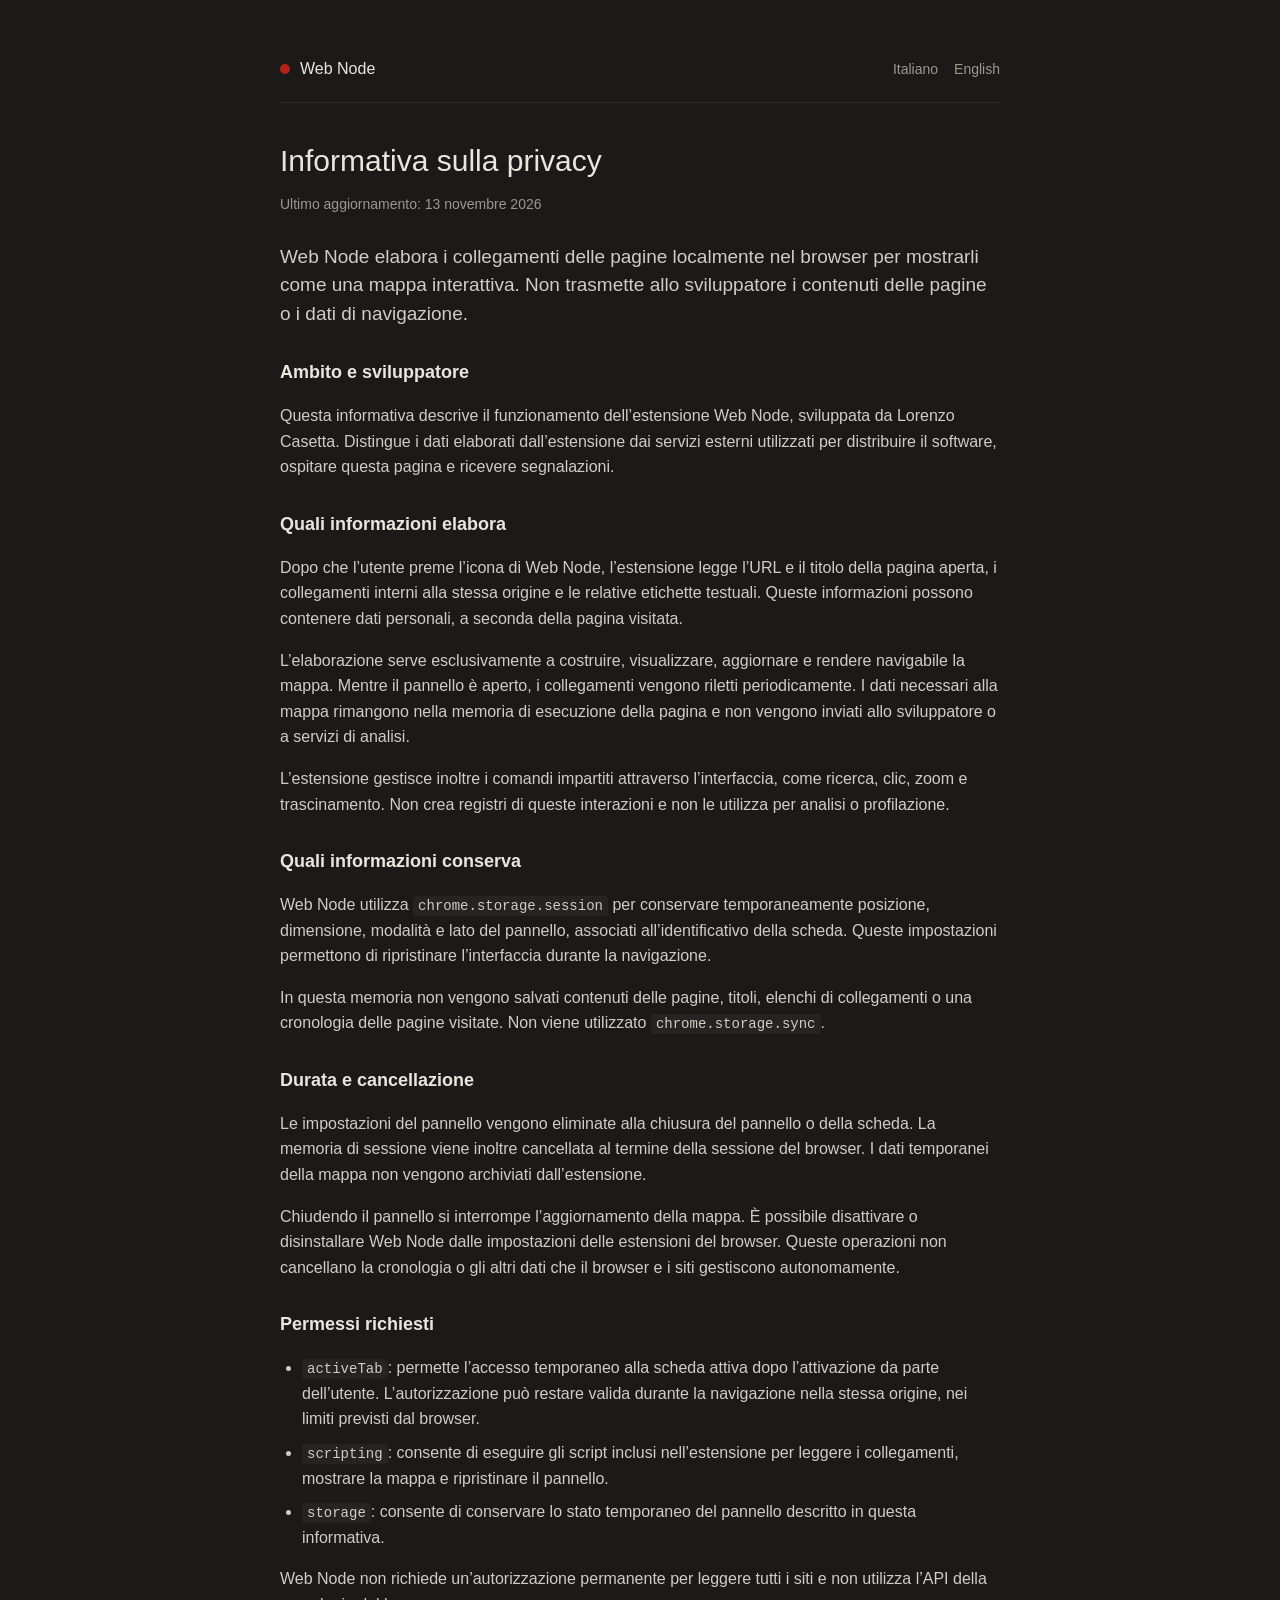
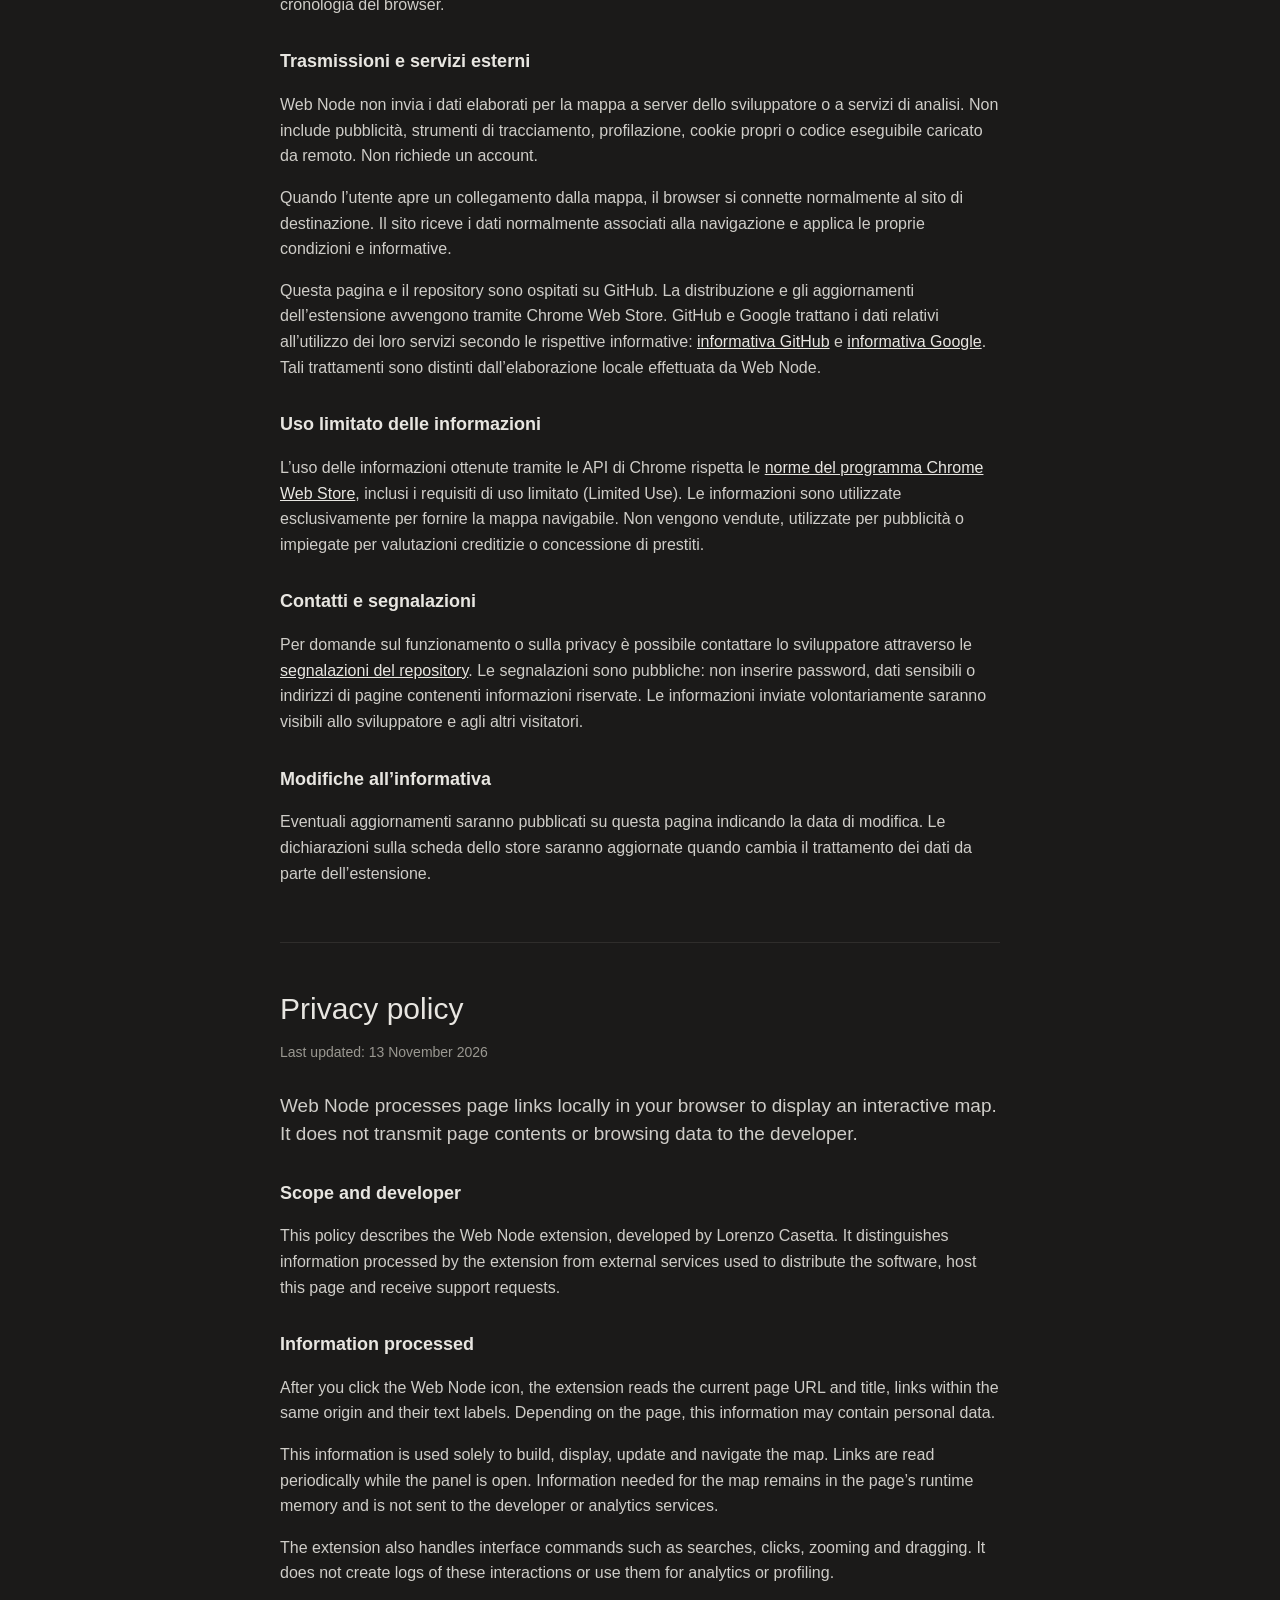
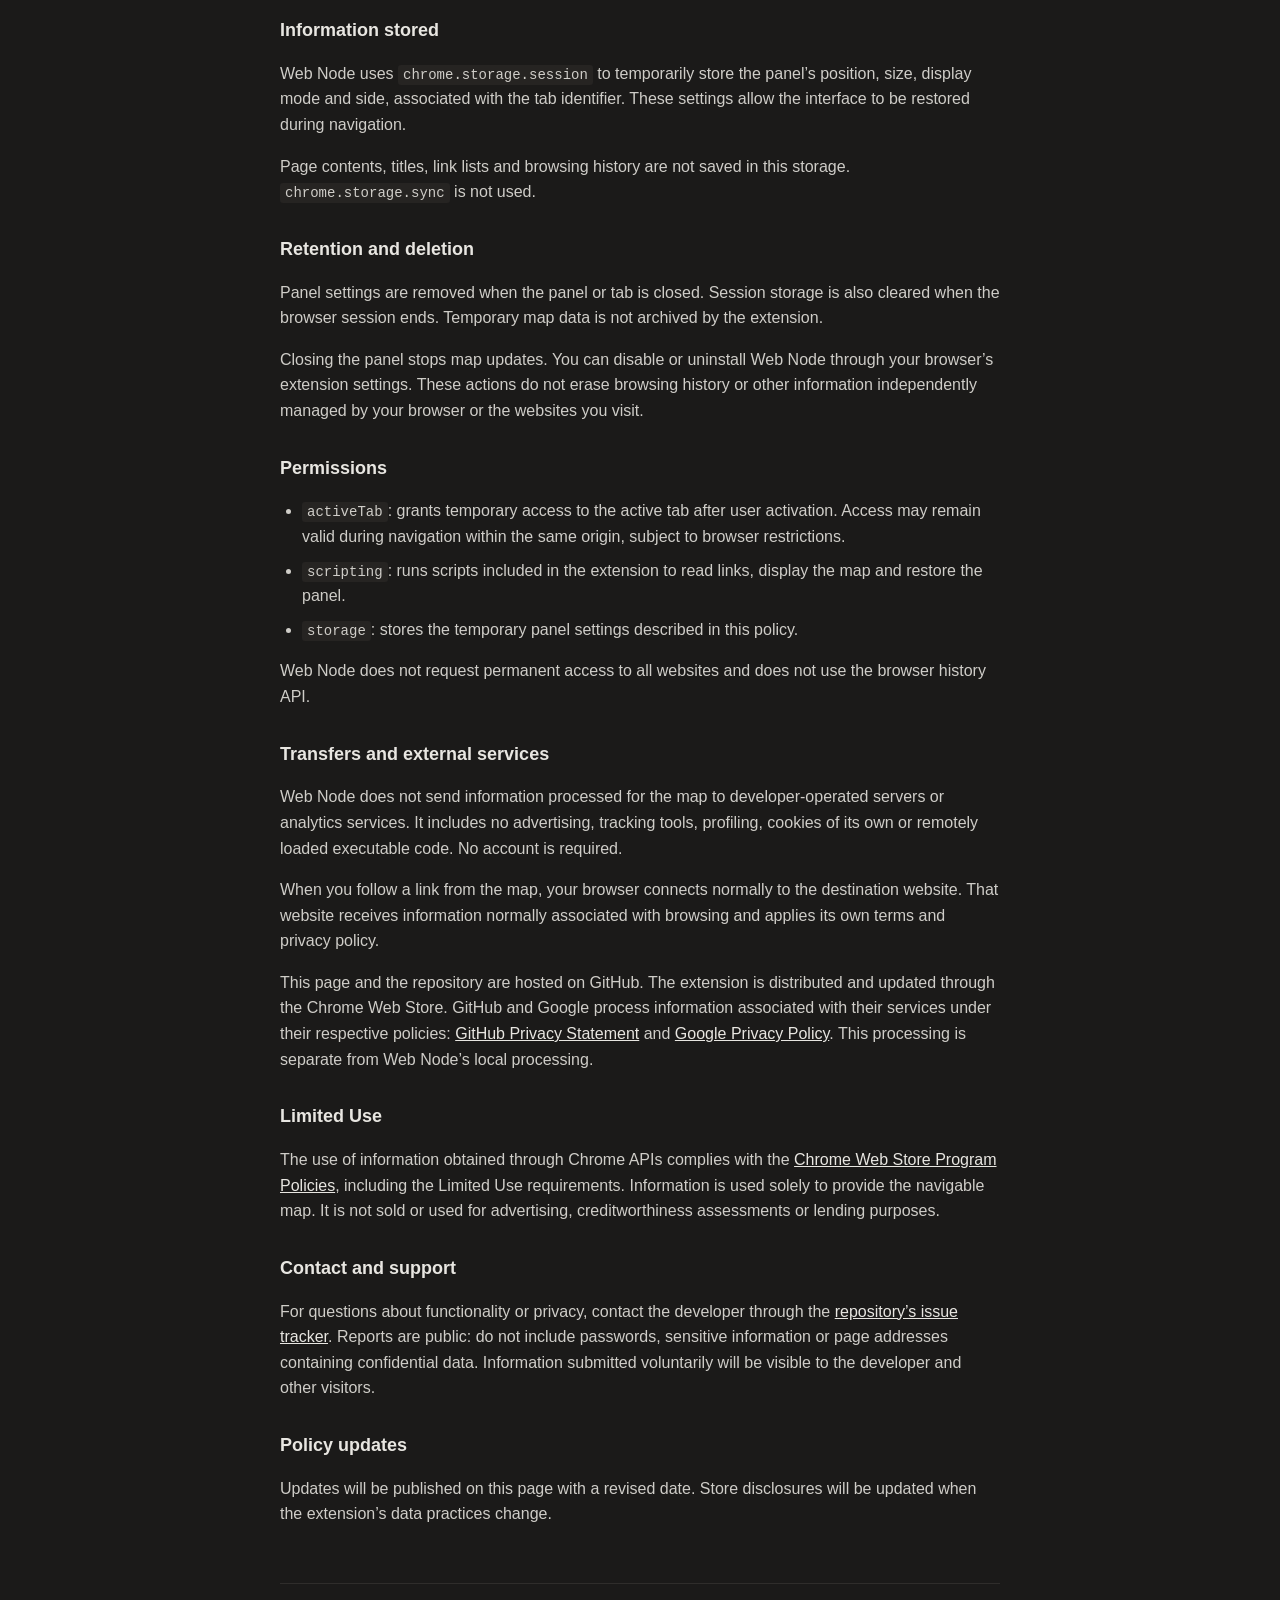
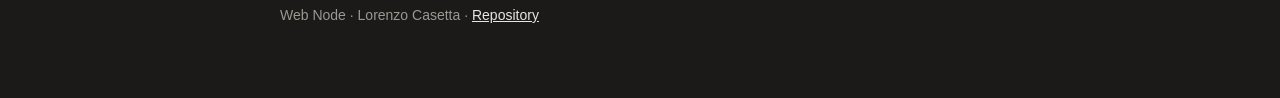
<file: privacy.html>
<!doctype html>
<html lang="it">
<head>
  <meta charset="utf-8">
  <meta name="viewport" content="width=device-width, initial-scale=1">
  <title>Web Node — Informativa sulla privacy</title>
  <meta name="description" content="Come Web Node elabora localmente i collegamenti delle pagine e conserva temporaneamente le impostazioni del pannello.">
  <style>
    :root {
      --bg: #1b1a19;
      --fg: #e8e6e1;
      --muted: #9a9891;
      --line: #2f2d2b;
      --red: #b62118;
    }

    * { box-sizing: border-box; }

    html {
      background: var(--bg);
      color-scheme: dark;
    }

    body {
      margin: 0;
      background: var(--bg);
      color: var(--fg);
      font: 16px/1.6 "Helvetica Neue", Helvetica, Arial, sans-serif;
    }

    main {
      max-width: 760px;
      margin: 0 auto;
      padding: 56px 20px 72px;
    }

    header {
      display: flex;
      flex-wrap: wrap;
      align-items: baseline;
      justify-content: space-between;
      gap: 16px;
      border-bottom: 1px solid var(--line);
      padding-bottom: 20px;
    }

    header a {
      color: var(--fg);
      text-decoration: none;
      font-weight: 500;
    }

    .brand::before {
      content: "";
      display: inline-block;
      width: 10px;
      height: 10px;
      margin-right: 10px;
      border-radius: 50%;
      background: var(--red);
    }

    nav {
      display: flex;
      gap: 16px;
    }

    nav a {
      color: var(--muted);
      font-size: 14px;
    }

    nav a:hover,
    nav a:focus {
      color: var(--fg);
    }

    h1 {
      margin: 40px 0 6px;
      font-size: 30px;
      line-height: 1.2;
      font-weight: 500;
    }

    h2 {
      margin: 30px 0 8px;
      font-size: 18px;
      font-weight: 600;
    }

    p, li {
      color: #cfcdc8;
      overflow-wrap: anywhere;
    }

    .date {
      color: var(--muted);
      font-size: 14px;
      margin-bottom: 28px;
    }

    .lead {
      font-size: 19px;
      line-height: 1.5;
    }

    ul { padding-left: 22px; }

    li + li { margin-top: 8px; }

    a { color: var(--fg); }

    code {
      font: 14px/1.4 ui-monospace, Menlo, monospace;
      background: #262422;
      padding: 2px 5px;
      border-radius: 3px;
      overflow-wrap: anywhere;
    }

    .lang {
      border-top: 1px solid var(--line);
      margin-top: 56px;
      padding-top: 8px;
    }

    footer {
      border-top: 1px solid var(--line);
      margin-top: 56px;
      padding-top: 20px;
      color: var(--muted);
      font-size: 14px;
    }
  </style>
</head>
<body>
<main>
  <header>
    <a class="brand" href="https://github.com/LorenzoCasetta/Design-Ostativo-Web-Node">Web Node</a>
    <nav aria-label="Lingua">
      <a href="#it" lang="it">Italiano</a>
      <a href="#en" lang="en">English</a>
    </nav>
  </header>

  <section id="it" lang="it" aria-labelledby="title-it">
    <h1 id="title-it">Informativa sulla privacy</h1>
    <p class="date">Ultimo aggiornamento: 13 novembre 2026</p>

    <p class="lead">
      Web Node elabora i collegamenti delle pagine localmente nel browser
      per mostrarli come una mappa interattiva. Non trasmette allo
      sviluppatore i contenuti delle pagine o i dati di navigazione.
    </p>

    <h2>Ambito e sviluppatore</h2>
    <p>
      Questa informativa descrive il funzionamento dell’estensione
      Web Node, sviluppata da Lorenzo Casetta. Distingue i dati
      elaborati dall’estensione dai servizi esterni utilizzati per
      distribuire il software, ospitare questa pagina e ricevere
      segnalazioni.
    </p>

    <h2>Quali informazioni elabora</h2>
    <p>
      Dopo che l’utente preme l’icona di Web Node, l’estensione legge
      l’URL e il titolo della pagina aperta, i collegamenti interni
      alla stessa origine e le relative etichette testuali.
      Queste informazioni possono contenere dati personali, a seconda
      della pagina visitata.
    </p>
    <p>
      L’elaborazione serve esclusivamente a costruire, visualizzare,
      aggiornare e rendere navigabile la mappa. Mentre il pannello
      è aperto, i collegamenti vengono riletti periodicamente.
      I dati necessari alla mappa rimangono nella memoria di
      esecuzione della pagina e non vengono inviati allo sviluppatore
      o a servizi di analisi.
    </p>
    <p>
      L’estensione gestisce inoltre i comandi impartiti attraverso
      l’interfaccia, come ricerca, clic, zoom e trascinamento.
      Non crea registri di queste interazioni e non le utilizza
      per analisi o profilazione.
    </p>

    <h2>Quali informazioni conserva</h2>
    <p>
      Web Node utilizza <code>chrome.storage.session</code> per
      conservare temporaneamente posizione, dimensione, modalità
      e lato del pannello, associati all’identificativo della scheda.
      Queste impostazioni permettono di ripristinare l’interfaccia
      durante la navigazione.
    </p>
    <p>
      In questa memoria non vengono salvati contenuti delle pagine,
      titoli, elenchi di collegamenti o una cronologia delle pagine
      visitate. Non viene utilizzato <code>chrome.storage.sync</code>.
    </p>

    <h2>Durata e cancellazione</h2>
    <p>
      Le impostazioni del pannello vengono eliminate alla chiusura
      del pannello o della scheda. La memoria di sessione viene
      inoltre cancellata al termine della sessione del browser.
      I dati temporanei della mappa non vengono archiviati
      dall’estensione.
    </p>
    <p>
      Chiudendo il pannello si interrompe l’aggiornamento della mappa.
      È possibile disattivare o disinstallare Web Node dalle
      impostazioni delle estensioni del browser. Queste operazioni
      non cancellano la cronologia o gli altri dati che il browser
      e i siti gestiscono autonomamente.
    </p>

    <h2>Permessi richiesti</h2>
    <ul>
      <li>
        <code>activeTab</code>: permette l’accesso temporaneo alla
        scheda attiva dopo l’attivazione da parte dell’utente.
        L’autorizzazione può restare valida durante la navigazione
        nella stessa origine, nei limiti previsti dal browser.
      </li>
      <li>
        <code>scripting</code>: consente di eseguire gli script
        inclusi nell’estensione per leggere i collegamenti,
        mostrare la mappa e ripristinare il pannello.
      </li>
      <li>
        <code>storage</code>: consente di conservare lo stato
        temporaneo del pannello descritto in questa informativa.
      </li>
    </ul>
    <p>
      Web Node non richiede un’autorizzazione permanente per
      leggere tutti i siti e non utilizza l’API della cronologia
      del browser.
    </p>

    <h2>Trasmissioni e servizi esterni</h2>
    <p>
      Web Node non invia i dati elaborati per la mappa a server
      dello sviluppatore o a servizi di analisi. Non include
      pubblicità, strumenti di tracciamento, profilazione,
      cookie propri o codice eseguibile caricato da remoto.
      Non richiede un account.
    </p>
    <p>
      Quando l’utente apre un collegamento dalla mappa, il browser
      si connette normalmente al sito di destinazione. Il sito
      riceve i dati normalmente associati alla navigazione
      e applica le proprie condizioni e informative.
    </p>
    <p>
      Questa pagina e il repository sono ospitati su GitHub.
      La distribuzione e gli aggiornamenti dell’estensione
      avvengono tramite Chrome Web Store. GitHub e Google
      trattano i dati relativi all’utilizzo dei loro servizi
      secondo le rispettive informative:
      <a href="https://docs.github.com/en/site-policy/privacy-policies/github-general-privacy-statement">informativa GitHub</a>
      e
      <a href="https://policies.google.com/privacy">informativa Google</a>.
      Tali trattamenti sono distinti dall’elaborazione locale
      effettuata da Web Node.
    </p>

    <h2>Uso limitato delle informazioni</h2>
    <p>
      L’uso delle informazioni ottenute tramite le API di Chrome
      rispetta le
      <a href="https://developer.chrome.com/docs/webstore/program-policies/policies">norme del programma Chrome Web Store</a>,
      inclusi i requisiti di uso limitato (Limited Use).
      Le informazioni sono utilizzate esclusivamente per
      fornire la mappa navigabile. Non vengono vendute,
      utilizzate per pubblicità o impiegate per valutazioni
      creditizie o concessione di prestiti.
    </p>

    <h2>Contatti e segnalazioni</h2>
    <p>
      Per domande sul funzionamento o sulla privacy è possibile
      contattare lo sviluppatore attraverso le
      <a href="https://github.com/LorenzoCasetta/Design-Ostativo-Web-Node/issues">segnalazioni del repository</a>.
      Le segnalazioni sono pubbliche: non inserire password,
      dati sensibili o indirizzi di pagine contenenti informazioni
      riservate. Le informazioni inviate volontariamente saranno
      visibili allo sviluppatore e agli altri visitatori.
    </p>

    <h2>Modifiche all’informativa</h2>
    <p>
      Eventuali aggiornamenti saranno pubblicati su questa pagina
      indicando la data di modifica. Le dichiarazioni sulla scheda
      dello store saranno aggiornate quando cambia il trattamento
      dei dati da parte dell’estensione.
    </p>
  </section>

  <section id="en" lang="en" class="lang" aria-labelledby="title-en">
    <h1 id="title-en">Privacy policy</h1>
    <p class="date">Last updated: 13 November 2026</p>

    <p class="lead">
      Web Node processes page links locally in your browser to
      display an interactive map. It does not transmit page
      contents or browsing data to the developer.
    </p>

    <h2>Scope and developer</h2>
    <p>
      This policy describes the Web Node extension, developed
      by Lorenzo Casetta. It distinguishes information processed
      by the extension from external services used to distribute
      the software, host this page and receive support requests.
    </p>

    <h2>Information processed</h2>
    <p>
      After you click the Web Node icon, the extension reads
      the current page URL and title, links within the same
      origin and their text labels. Depending on the page,
      this information may contain personal data.
    </p>
    <p>
      This information is used solely to build, display, update
      and navigate the map. Links are read periodically while
      the panel is open. Information needed for the map remains
      in the page’s runtime memory and is not sent to the
      developer or analytics services.
    </p>
    <p>
      The extension also handles interface commands such as
      searches, clicks, zooming and dragging. It does not create
      logs of these interactions or use them for analytics
      or profiling.
    </p>

    <h2>Information stored</h2>
    <p>
      Web Node uses <code>chrome.storage.session</code> to
      temporarily store the panel’s position, size, display
      mode and side, associated with the tab identifier.
      These settings allow the interface to be restored
      during navigation.
    </p>
    <p>
      Page contents, titles, link lists and browsing history
      are not saved in this storage.
      <code>chrome.storage.sync</code> is not used.
    </p>

    <h2>Retention and deletion</h2>
    <p>
      Panel settings are removed when the panel or tab is
      closed. Session storage is also cleared when the browser
      session ends. Temporary map data is not archived by
      the extension.
    </p>
    <p>
      Closing the panel stops map updates. You can disable
      or uninstall Web Node through your browser’s extension
      settings. These actions do not erase browsing history
      or other information independently managed by your
      browser or the websites you visit.
    </p>

    <h2>Permissions</h2>
    <ul>
      <li>
        <code>activeTab</code>: grants temporary access to the
        active tab after user activation. Access may remain
        valid during navigation within the same origin,
        subject to browser restrictions.
      </li>
      <li>
        <code>scripting</code>: runs scripts included in the
        extension to read links, display the map and restore
        the panel.
      </li>
      <li>
        <code>storage</code>: stores the temporary panel
        settings described in this policy.
      </li>
    </ul>
    <p>
      Web Node does not request permanent access to all
      websites and does not use the browser history API.
    </p>

    <h2>Transfers and external services</h2>
    <p>
      Web Node does not send information processed for the map
      to developer-operated servers or analytics services.
      It includes no advertising, tracking tools, profiling,
      cookies of its own or remotely loaded executable code.
      No account is required.
    </p>
    <p>
      When you follow a link from the map, your browser
      connects normally to the destination website. That
      website receives information normally associated with
      browsing and applies its own terms and privacy policy.
    </p>
    <p>
      This page and the repository are hosted on GitHub.
      The extension is distributed and updated through the
      Chrome Web Store. GitHub and Google process information
      associated with their services under their respective
      policies:
      <a href="https://docs.github.com/en/site-policy/privacy-policies/github-general-privacy-statement">GitHub Privacy Statement</a>
      and
      <a href="https://policies.google.com/privacy">Google Privacy Policy</a>.
      This processing is separate from Web Node’s local
      processing.
    </p>

    <h2>Limited Use</h2>
    <p>
      The use of information obtained through Chrome APIs
      complies with the
      <a href="https://developer.chrome.com/docs/webstore/program-policies/policies">Chrome Web Store Program Policies</a>,
      including the Limited Use requirements.
      Information is used solely to provide the navigable
      map. It is not sold or used for advertising,
      creditworthiness assessments or lending purposes.
    </p>

    <h2>Contact and support</h2>
    <p>
      For questions about functionality or privacy, contact
      the developer through the
      <a href="https://github.com/LorenzoCasetta/Design-Ostativo-Web-Node/issues">repository’s issue tracker</a>.
      Reports are public: do not include passwords, sensitive
      information or page addresses containing confidential
      data. Information submitted voluntarily will be visible
      to the developer and other visitors.
    </p>

    <h2>Policy updates</h2>
    <p>
      Updates will be published on this page with a revised
      date. Store disclosures will be updated when the
      extension’s data practices change.
    </p>
  </section>

  <footer>
    Web Node · Lorenzo Casetta ·
    <a href="https://github.com/LorenzoCasetta/Design-Ostativo-Web-Node">Repository</a>
  </footer>
</main>
</body>
</html>
</file>
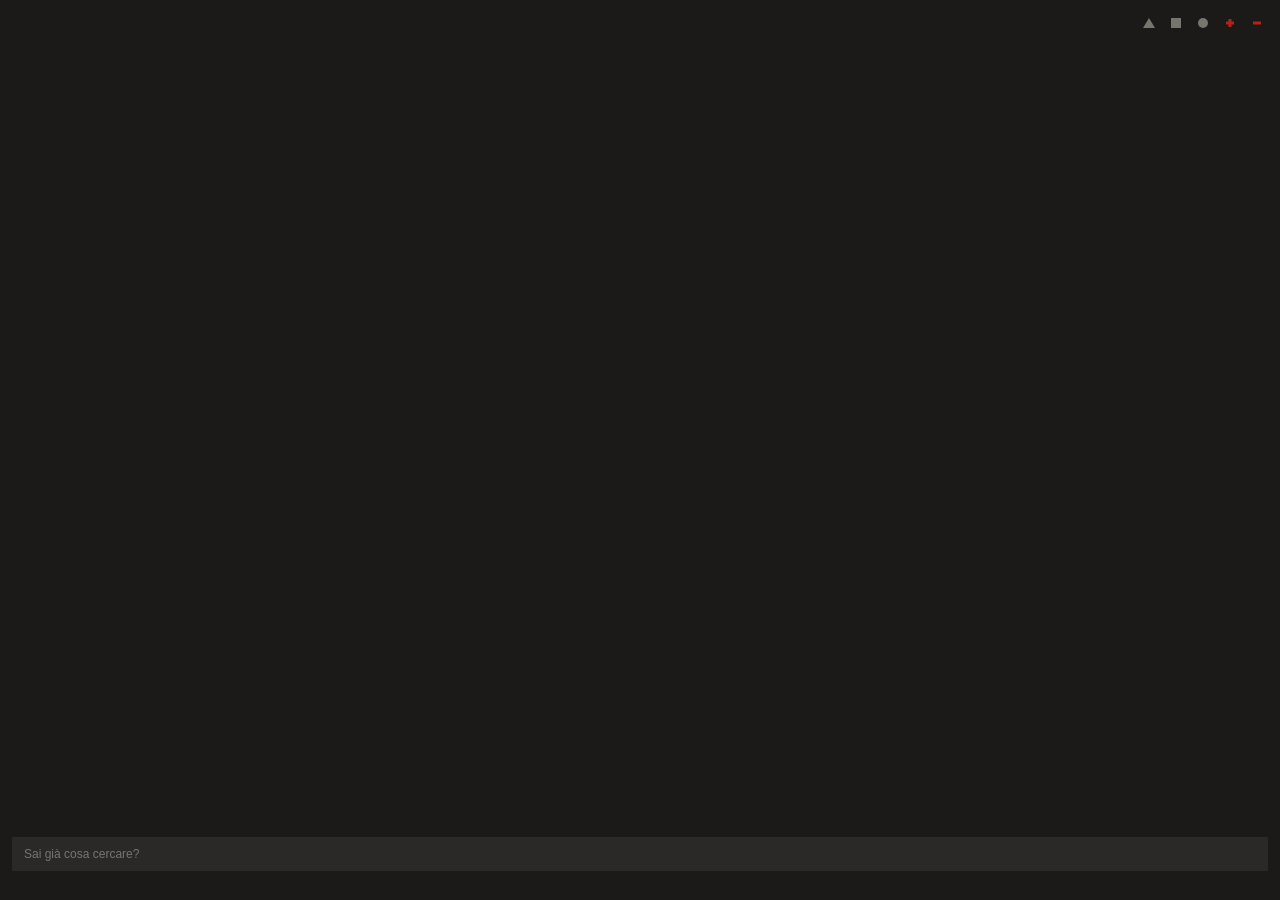
<file: extension-v3/map.html>
<!doctype html><html lang="it"><head><meta charset="utf-8"><meta name="viewport" content="width=device-width,initial-scale=1"><title>Web Node</title><link rel="stylesheet" href="panel.css"><link rel="stylesheet" href="map-layout.css"></head><body><div id="vpanel"><div class="vbar"><span class="vaddr"></span><div class="vicons"><button type="button" class="vicon " id="vtri" title="Espandi o richiudi la mappa" aria-label="Espandi o richiudi la mappa"><svg width="14" height="14" viewBox="0 0 14 14" aria-hidden="true"><path d="M7 2 L13 12 L1 12 Z" fill="currentColor"/></svg></button><button type="button" class="vicon " id="vfull" title="Dividi lo schermo: sito e mappa" aria-label="Dividi lo schermo: sito e mappa"><svg width="14" height="14" viewBox="0 0 14 14" aria-hidden="true"><rect x="2" y="2" width="10" height="10" fill="currentColor"/></svg></button><button type="button" class="vicon " id="vclose" title="Chiudi" aria-label="Chiudi"><svg width="14" height="14" viewBox="0 0 14 14" aria-hidden="true"><circle cx="7" cy="7" r="5" fill="currentColor"/></svg></button><button type="button" class="vicon zoom" id="zoomin" title="Ingrandisci" aria-label="Ingrandisci"><svg width="14" height="14" viewBox="0 0 14 14" aria-hidden="true"><path d="M3 7H11M7 3V11" stroke="currentColor" stroke-width="3"/></svg></button><button type="button" class="vicon zoom" id="zoomout" title="Riduci" aria-label="Riduci"><svg width="14" height="14" viewBox="0 0 14 14" aria-hidden="true"><path d="M3 7H11" stroke="currentColor" stroke-width="3"/></svg></button></div></div><div id="viewport"><svg id="vmap" viewBox="0 0 760 560" role="img" aria-label="Mappa del sito"></svg></div><div class="vfoot"><div class="vsearch"><input id="vq" placeholder="Sai già cosa cercare?" aria-label="Cerca nella mappa"></div><div id="vstatus" class="vstatus"><span></span></div></div></div><script src="engine.js"></script><script src="map.js"></script></body></html>
</file>
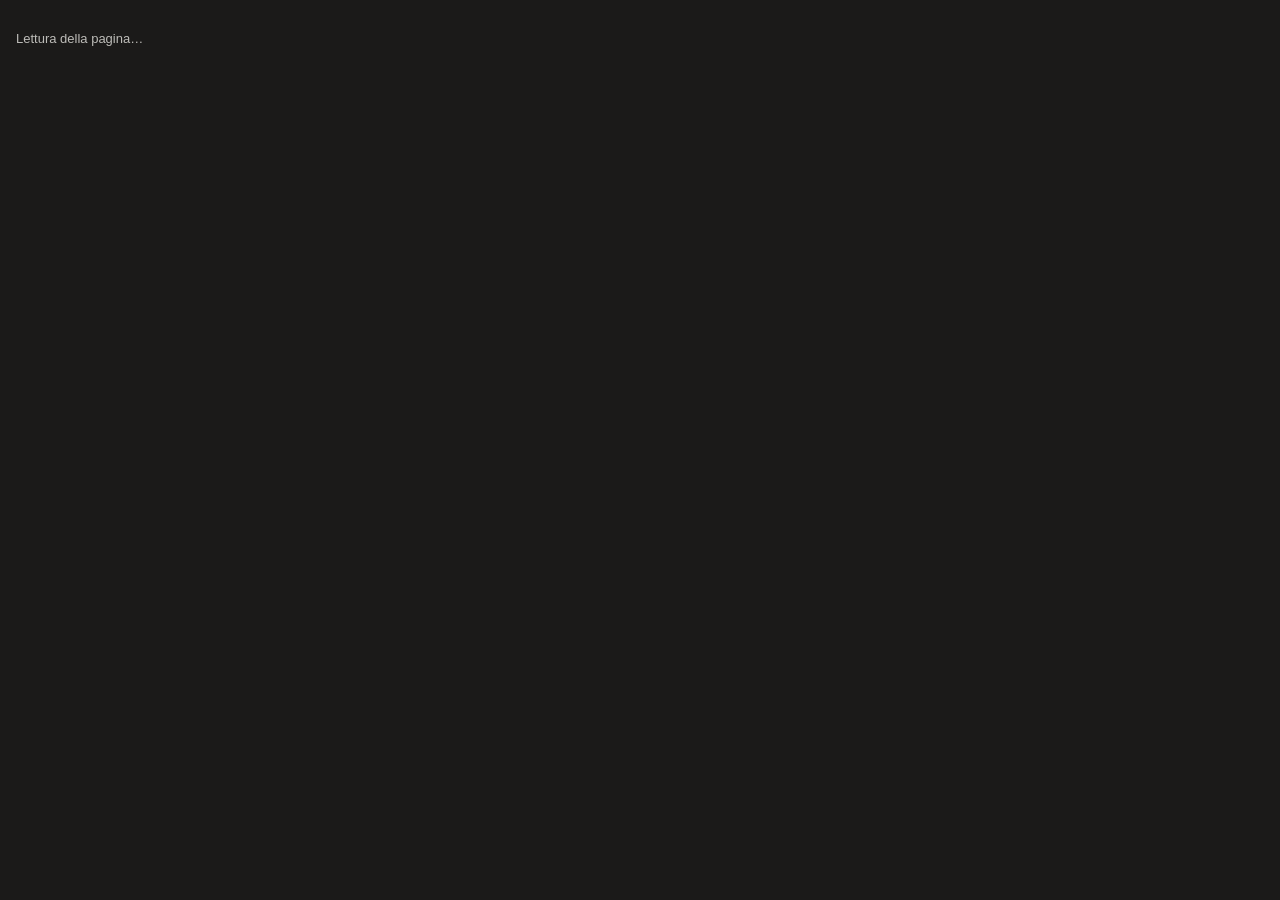
<file: extension-v3/panel.html>
<!doctype html><html lang="it"><head><meta charset="utf-8"><meta name="viewport" content="width=device-width,initial-scale=1"><title>Web Node</title><link rel="stylesheet" href="shell.css"></head><body><p id="notice" role="status">Lettura della pagina…</p><iframe id="map" title="Mappa" hidden></iframe><script src="sitemap.js"></script><script src="hierarchy.js"></script><script src="collector.js"></script><script src="panel.js"></script><script src="opening.js"></script></body></html>
</file>
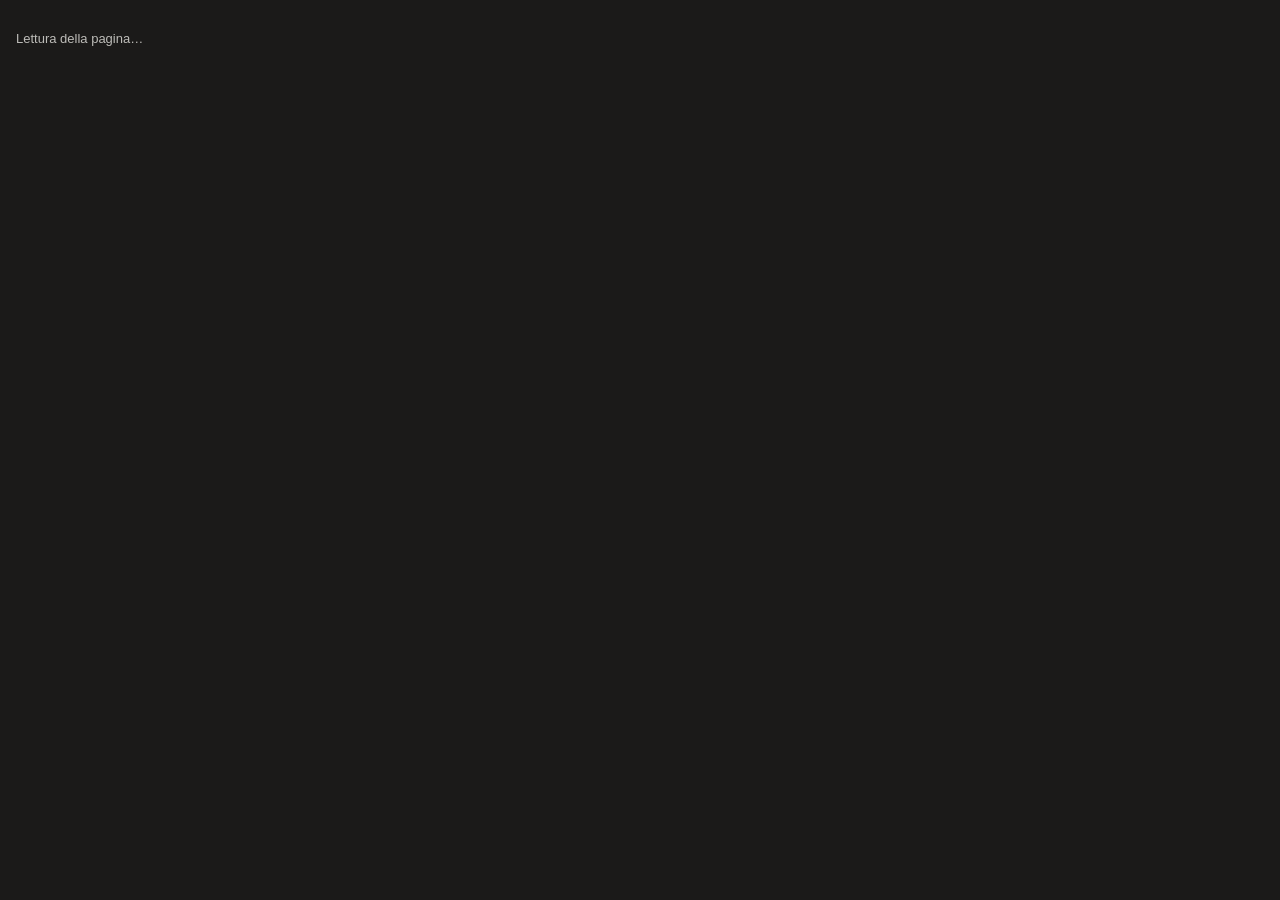
<file: extension-v3/popup.html>
<!doctype html><html lang="it"><head><meta charset="utf-8"><meta name="viewport" content="width=device-width,initial-scale=1"><title>Web Node</title><link rel="stylesheet" href="shell.css"><link rel="stylesheet" href="popup.css"></head><body><p id="notice" role="status">Lettura della pagina…</p><iframe id="map" title="Mappa" hidden></iframe><script src="sitemap.js"></script><script src="hierarchy.js"></script><script src="collector.js"></script><script src="panel.js"></script><script src="opening.js"></script></body></html>
</file>
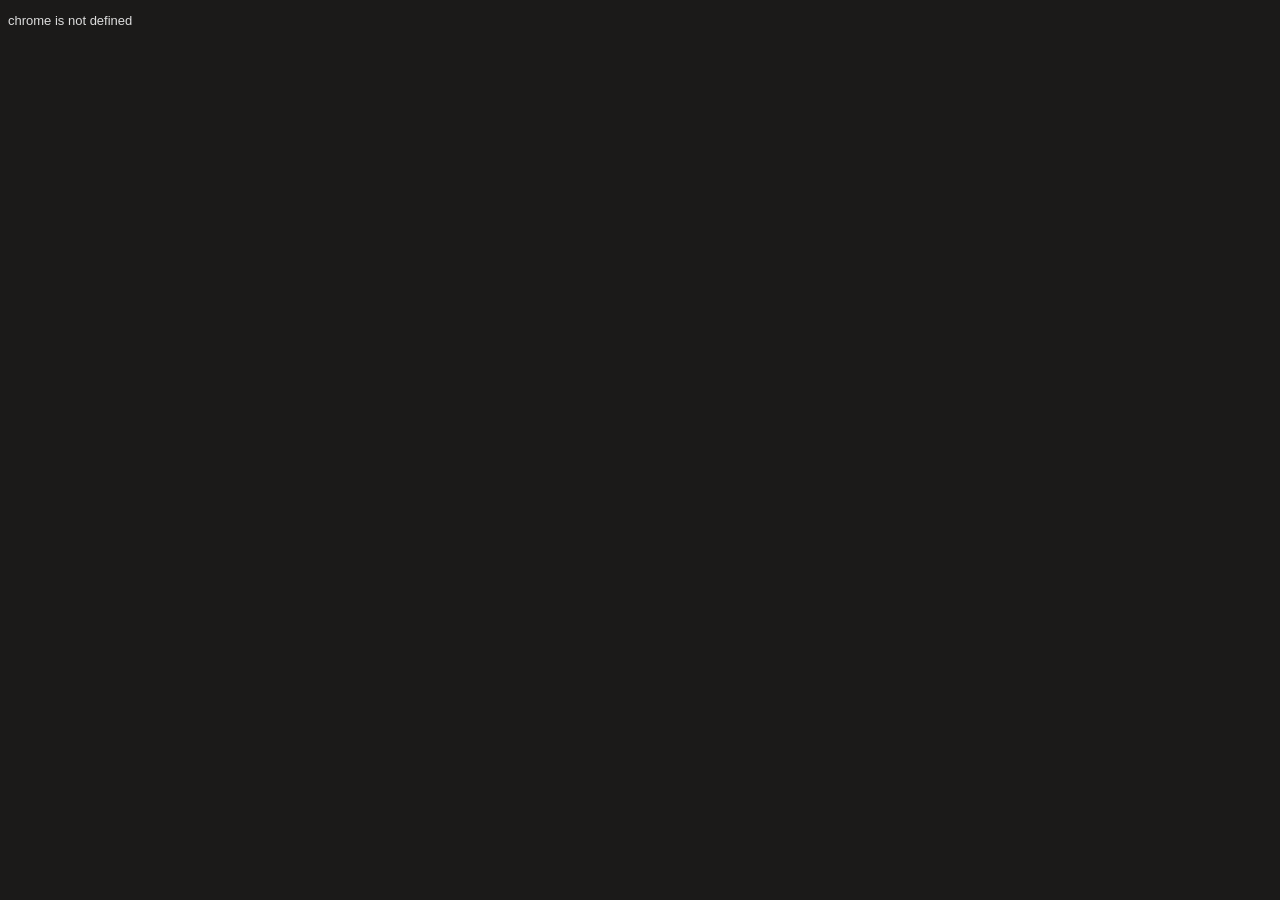
<file: extension-v4/popup.html>
<!doctype html><html lang="it"><meta charset="utf-8"><title>Web Node</title><body style="background:#1b1a19;color:#ddd;font:13px Helvetica;min-width:220px"><p id="status">Apertura Web Node…</p><script src="launch.js"></script></body></html>
</file>
<file: extension-v3/panel.css>
/* Stile del pannello — identico al tuo Web_Node.html */
.vwrap{padding:0;}
.vpanel{background:#1b1a19;overflow:hidden;font-family:"Helvetica Neue",Helvetica,Arial,sans-serif;line-height:1.2;transition:opacity .3s ease;}
.vbar{display:flex;align-items:center;gap:10px;padding:11px 15px;}
.vaddr{font-size:12px;font-weight:500;color:#ffffff;}
.vicons{margin-left:auto;display:flex;align-items:center;gap:6px;}
.vicon{color:#76766f;cursor:pointer;display:inline-flex;transition:color .2s ease;}
.vicon:hover,.vicon.on{color:#b62118;}
.vfoot{padding:12px 15px;}
.vsearch{display:flex;align-items:center;width:50%;height:36px;padding:0 12px;background:#2a2927;box-sizing:border-box;}
.vsearch input{-webkit-appearance:none!important;appearance:none!important;border:0!important;border-radius:0!important;outline:0!important;box-shadow:none!important;background:transparent!important;margin:0!important;padding:0!important;height:100%!important;box-sizing:border-box!important;flex:1;font-size:12px;font-family:inherit;color:#ffffff;}
.vsearch input:focus,.vsearch input:focus-visible{outline:0!important;box-shadow:none!important;border:0!important;background:transparent!important;}
.vsearch input::placeholder{color:#76766f;}
.vstatus{font-size:10px;margin-top:9px;min-height:14px;overflow:hidden;}
.vstatus span{white-space:nowrap;overflow:hidden;text-overflow:ellipsis;color:#616160;}
.edge{stroke:#76766f;stroke-width:1.25;stroke-linecap:round;transition:stroke .3s,stroke-width .3s,opacity .5s;}
.edge.hot{stroke:#ffffff;stroke-width:2;}
.edge.redhot{stroke:#b62118;stroke-width:2.5;}
.edge.hid{opacity:0;}
.dot{cursor:pointer;transition:transform .2s ease-out,opacity .55s ease,stroke .3s;transform-box:fill-box;transform-origin:center;}
.dot.filled{fill:#ffffff;stroke:#ffffff;stroke-width:1.5;}
.dot.outline{fill:#1b1a19;stroke:#ffffff;stroke-width:1.5;}
.dot.redpath{stroke:#b62118;stroke-width:2;}
.dot.dim{stroke:#76766f;}
.dot.hid{opacity:0;pointer-events:none;}
.dot:hover{fill:#b62118;stroke:#b62118;transform:scale(1.4);}
.dot.home:hover{fill:#ffffff;stroke:#ffffff;transform:scale(1.4);}
.nlbl{font-size:11.5px;fill:#bdbcb8;font-family:"Helvetica Neue",Helvetica,Arial,sans-serif;pointer-events:none;transition:fill .3s ease;}
.nlbl.bright{fill:#ffffff;}
.nlbl.off{fill:#76766f;}

[hidden]{display:none!important}
</file>
<file: extension-v3/map-layout.css>
*{box-sizing:border-box}html,body,#vpanel{margin:0;width:100%;height:100%;overflow:hidden;background:#1b1a19;min-width:0}
#vpanel{display:flex;flex-direction:column;font-family:Helvetica,Arial,sans-serif}
.vbar{flex:none;gap:8px;padding:12px}.vaddr{flex:1;min-width:0;overflow:hidden;text-overflow:ellipsis;white-space:nowrap}
.vicons{display:flex;flex:none;gap:5px;margin:0}
.vicon{appearance:none;border:0!important;background:none!important;padding:4px;display:inline-flex;align-items:center;justify-content:center;color:#76766f;cursor:pointer;box-shadow:none;border-radius:0}
.vicon:hover,.vicon.on,.vicon.zoom{color:#b62118}.vicon:focus-visible{outline:1px solid #b62118}
#viewport{flex:1;min-height:0;overflow:hidden;position:relative}#vmap{display:block;width:100%;height:100%;background:#1b1a19}
.vfoot{flex:none;padding:10px 12px}.vsearch{width:100%;height:34px}.vsearch input{min-width:0;width:100%}
.vstatus{margin-top:5px;font-size:10px;height:14px;min-height:14px}.vstatus span{display:block;white-space:nowrap;text-overflow:ellipsis;overflow:hidden}
</file>
<file: extension-v3/shell.css>
html,body{margin:0;width:100%;height:100%;overflow:hidden;background:#1b1a19;color:#bdbcb8;font:13px Helvetica,Arial,sans-serif}iframe{display:block;border:0;width:100%;height:100%}#notice{padding:16px;line-height:1.5}[hidden]{display:none!important}
</file>
<file: extension-v3/popup.css>
html{width:580px;height:580px}body{width:100%;height:100%}
</file>
